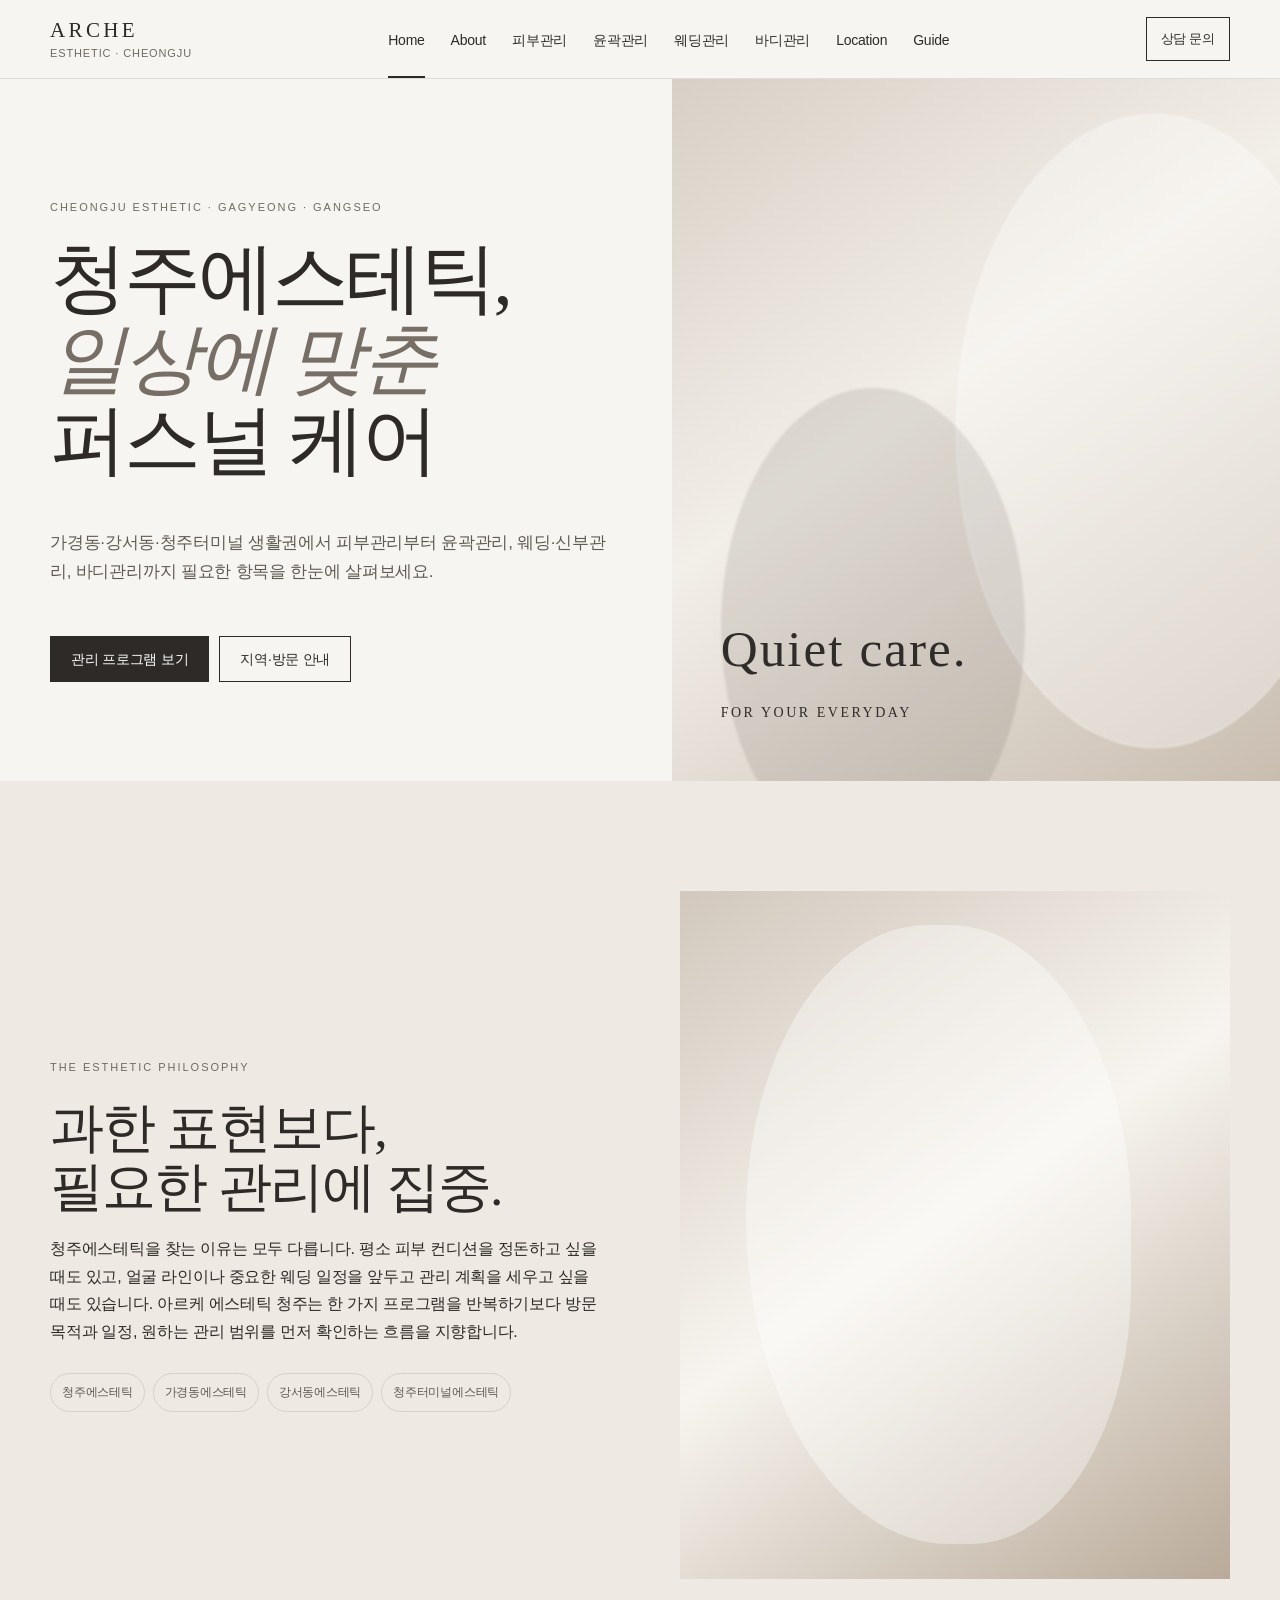
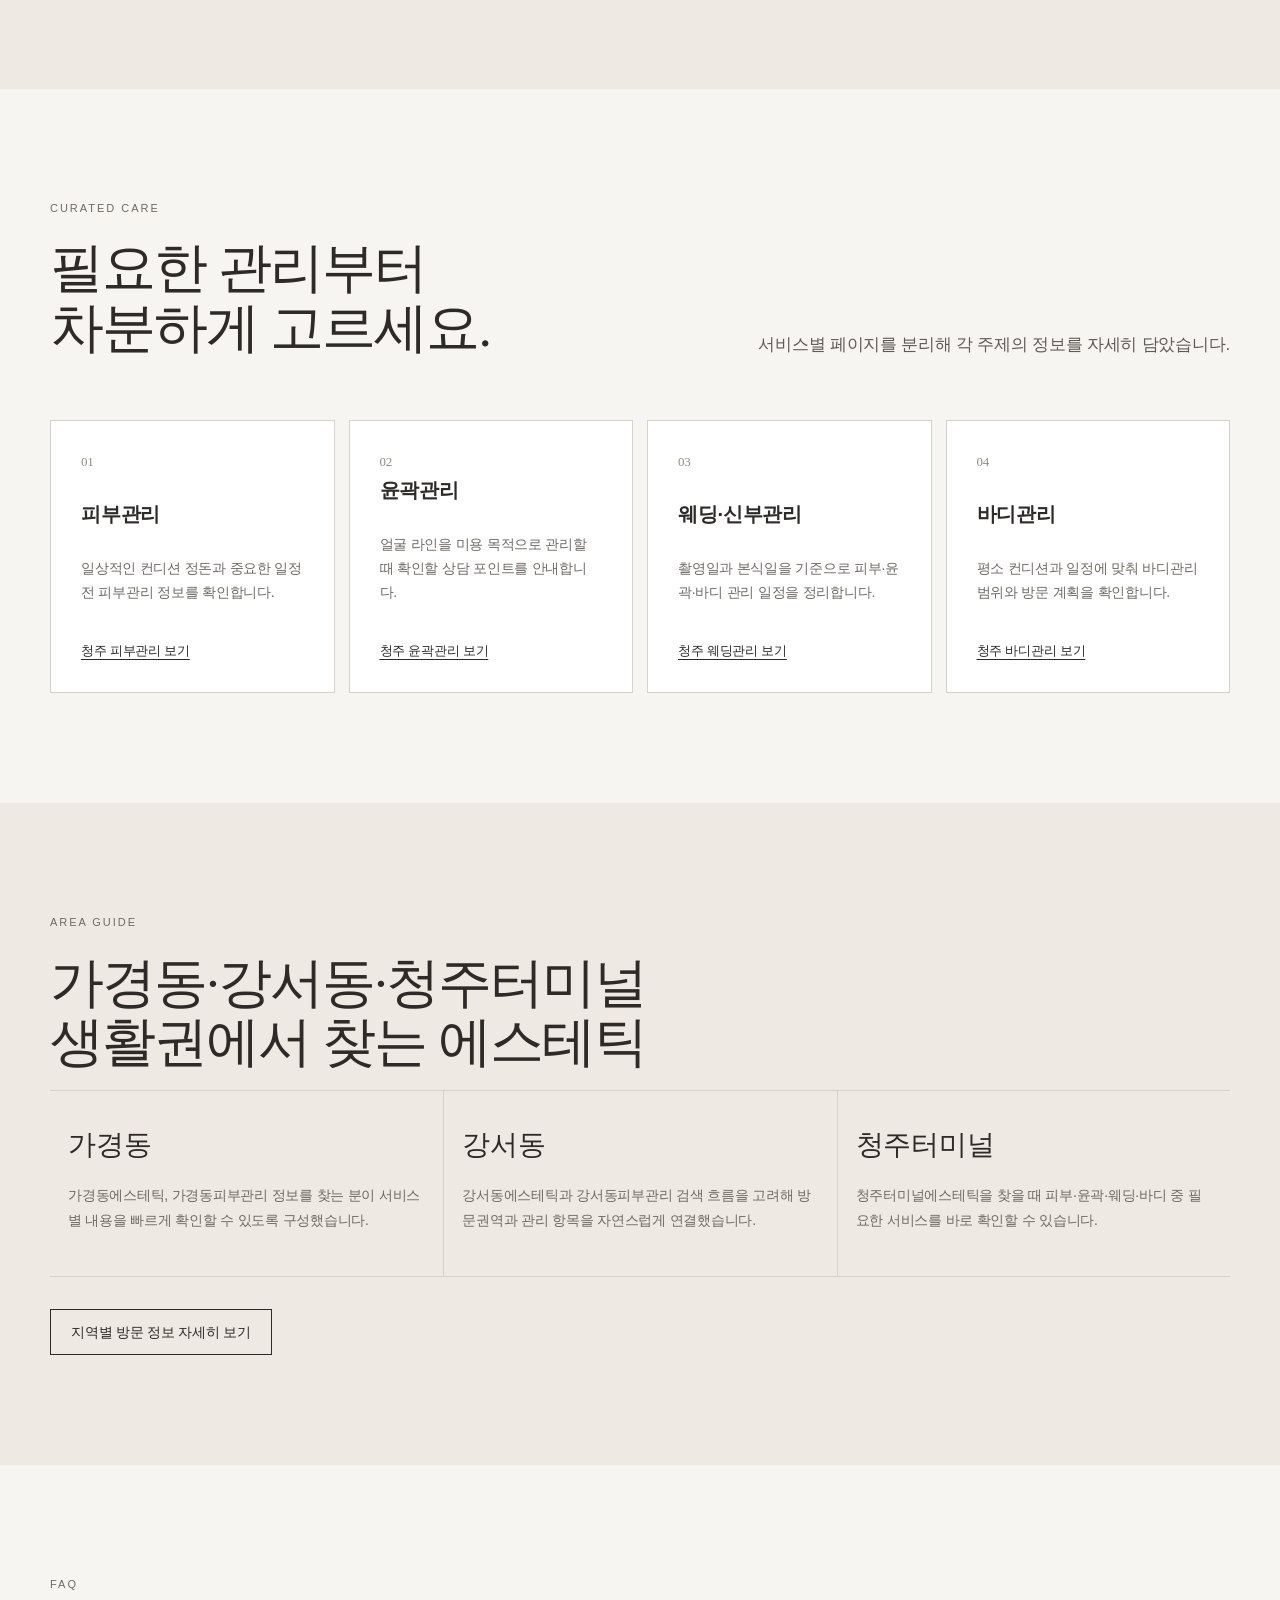
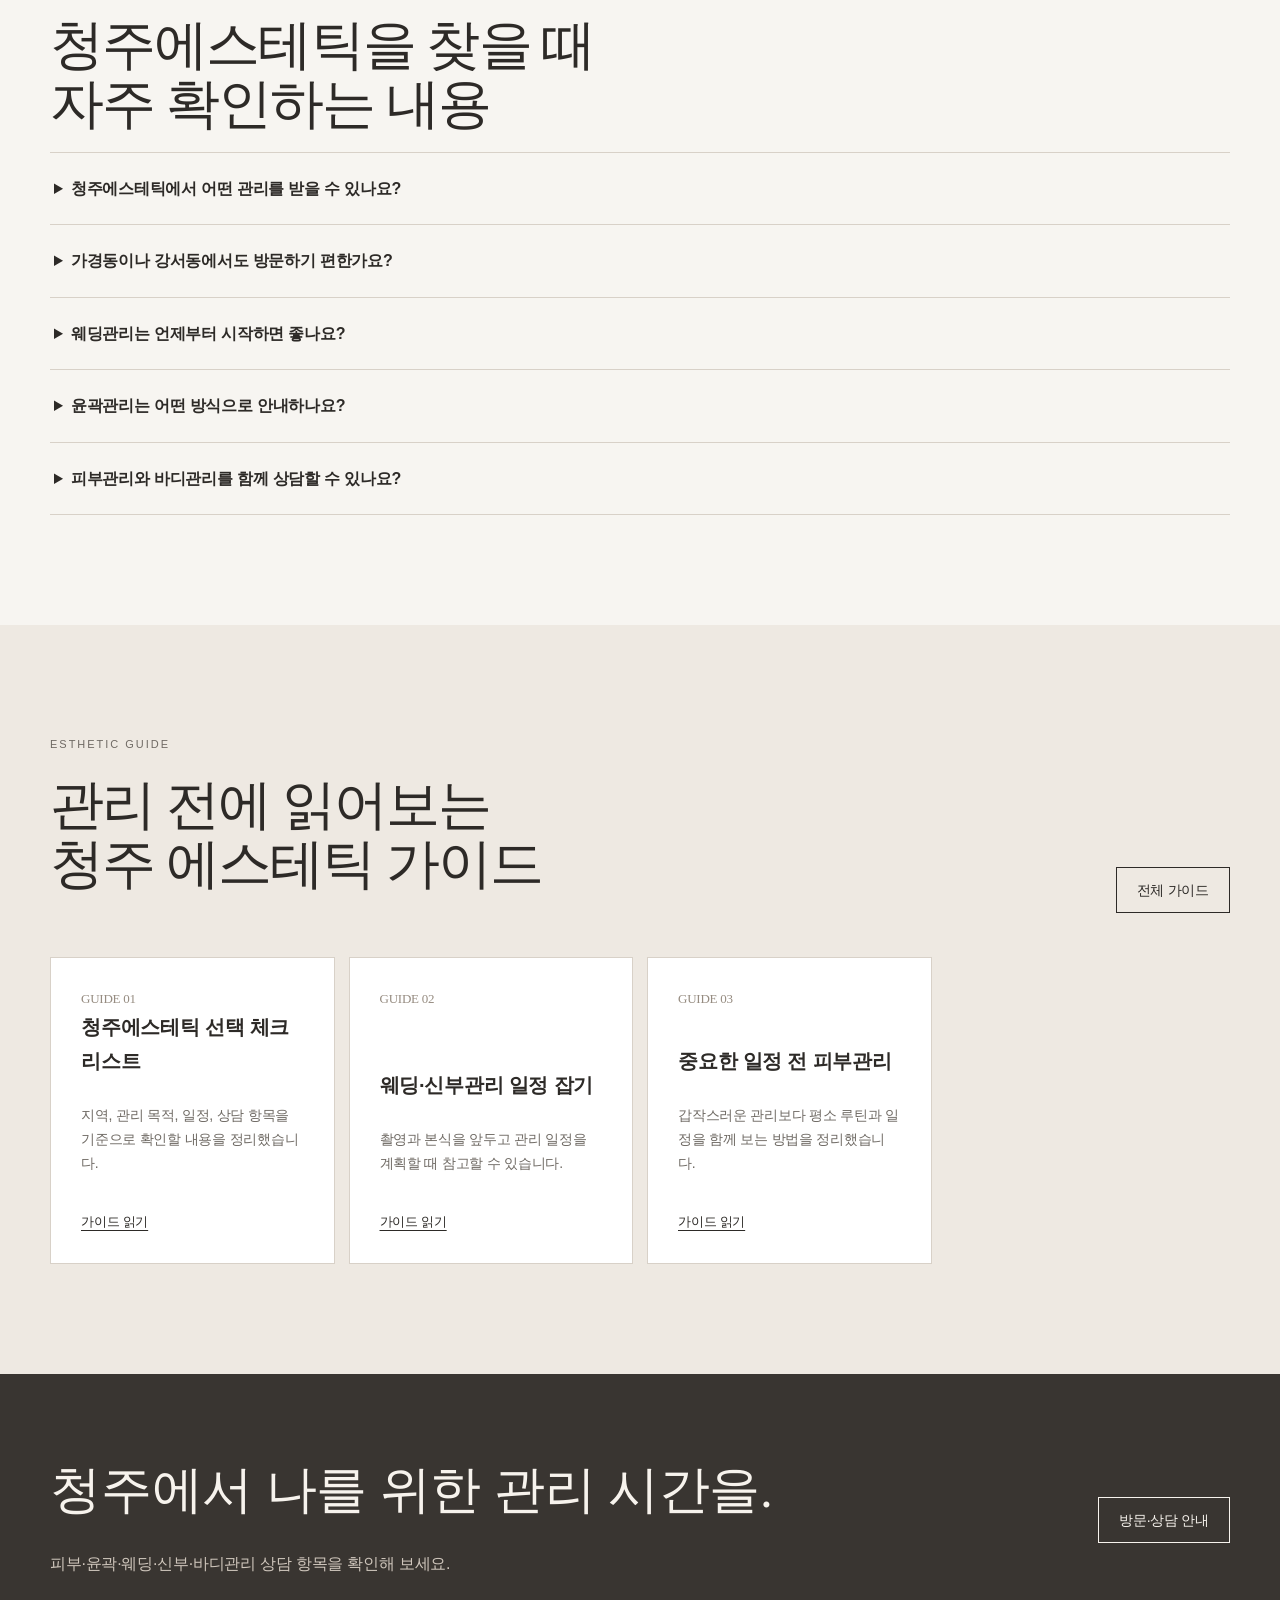
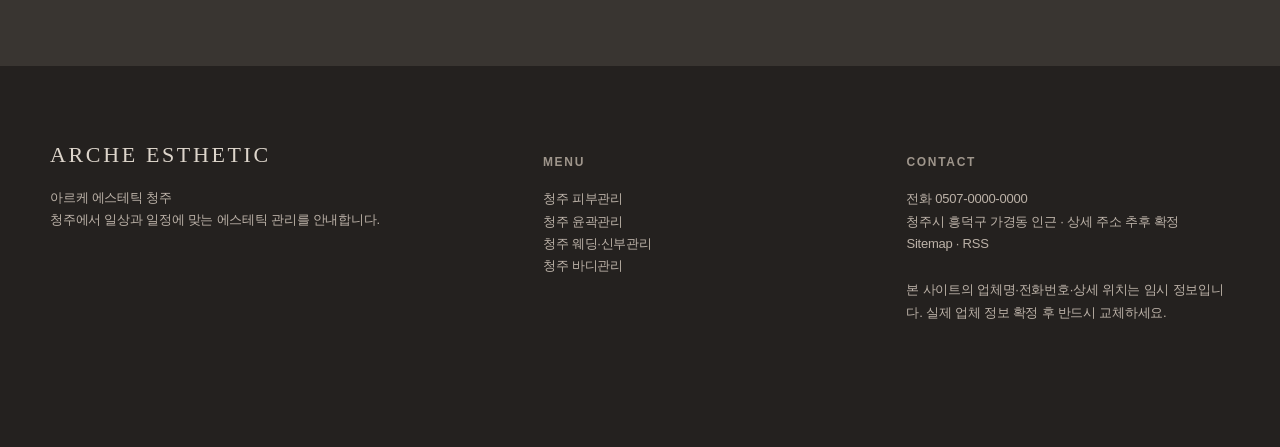
<file: index.html>
<!doctype html><html lang="ko"><head>
<meta charset="utf-8">
<meta name="viewport" content="width=device-width, initial-scale=1">
<title>청주에스테틱 | 피부·윤곽·웨딩·바디관리 | 아르케</title>
<meta name="description" content="청주에스테틱 아르케. 가경동·강서동·청주터미널 인근 피부관리, 윤곽관리, 웨딩·신부관리, 바디관리 상담을 안내합니다.">
<meta name="keywords" content="청주에스테틱, 가경동에스테틱, 강서동에스테틱, 청주터미널에스테틱, 청주피부관리, 청주윤곽관리, 청주웨딩관리, 청주신부관리, 청주바디관리">
<meta name="author" content="아르케 에스테틱 청주">
<meta name="robots" content="index, follow, max-image-preview:large, max-snippet:-1, max-video-preview:-1">
<meta name="NaverBot" content="All"><meta name="Yeti" content="All">
<link rel="canonical" href="https://cheongju-esthetic.pages.dev/">
<link rel="alternate" type="application/rss+xml" title="아르케 에스테틱 청주 가이드 RSS" href="https://cheongju-esthetic.pages.dev/rss">
<meta property="og:type" content="website"><meta property="og:locale" content="ko_KR"><meta property="og:site_name" content="아르케 에스테틱 청주">
<meta property="og:url" content="https://cheongju-esthetic.pages.dev/"><meta property="og:title" content="청주에스테틱 | 피부·윤곽·웨딩·바디관리 | 아르케"><meta property="og:description" content="청주에스테틱 아르케. 가경동·강서동·청주터미널 인근 피부관리, 윤곽관리, 웨딩·신부관리, 바디관리 상담을 안내합니다.">
<meta property="og:image" content="https://cheongju-esthetic.pages.dev/assets/og-default.jpg"><meta property="og:image:width" content="1200"><meta property="og:image:height" content="630"><meta property="og:image:alt" content="청주 에스테틱 브랜드 이미지">
<meta name="twitter:card" content="summary_large_image"><meta name="twitter:title" content="청주에스테틱 | 피부·윤곽·웨딩·바디관리 | 아르케"><meta name="twitter:description" content="청주에스테틱 아르케. 가경동·강서동·청주터미널 인근 피부관리, 윤곽관리, 웨딩·신부관리, 바디관리 상담을 안내합니다."><meta name="twitter:image" content="https://cheongju-esthetic.pages.dev/assets/og-default.jpg">
<link rel="icon" href="/assets/favicon.svg" type="image/svg+xml"><meta name="theme-color" content="#f7f5f1">
<link rel="stylesheet" href="/assets/style.css"><script src="/assets/app.js" defer></script>
<!-- 네이버 서치어드바이저 등록 후 아래 주석을 해제하고 실제 토큰으로 교체하세요. -->
<!-- <meta name="naver-site-verification" content="NAVER_VERIFICATION_TOKEN"> -->
<script type="application/ld+json">{"@context":"https://schema.org","@graph":[{"@type":"BeautySalon","@id":"https://cheongju-esthetic.pages.dev/#business","name":"아르케 에스테틱 청주","url":"https://cheongju-esthetic.pages.dev/","telephone":"0507-0000-0000","description":"청주에서 피부관리, 윤곽관리, 웨딩·신부관리, 바디관리를 안내하는 에스테틱입니다.","image":"https://cheongju-esthetic.pages.dev/assets/og-default.jpg","address":{"@type":"PostalAddress","addressLocality":"청주시","addressRegion":"충청북도","addressCountry":"KR"},"areaServed":[{"@type":"City","name":"청주시"},{"@type":"Place","name":"가경동"},{"@type":"Place","name":"강서동"},{"@type":"Place","name":"청주터미널"}],"knowsLanguage":"ko","makesOffer":[{"@type":"Offer","itemOffered":{"@type":"Service","name":"피부관리"}},{"@type":"Offer","itemOffered":{"@type":"Service","name":"윤곽관리"}},{"@type":"Offer","itemOffered":{"@type":"Service","name":"웨딩관리"}},{"@type":"Offer","itemOffered":{"@type":"Service","name":"신부관리"}},{"@type":"Offer","itemOffered":{"@type":"Service","name":"바디관리"}}]},{"@type":"WebSite","@id":"https://cheongju-esthetic.pages.dev/#website","url":"https://cheongju-esthetic.pages.dev/","name":"아르케 에스테틱 청주","inLanguage":"ko-KR","publisher":{"@id":"https://cheongju-esthetic.pages.dev/#business"}},{"@type":"WebPage","@id":"https://cheongju-esthetic.pages.dev/#webpage","url":"https://cheongju-esthetic.pages.dev/","name":"청주에스테틱 | 피부·윤곽·웨딩·바디관리 | 아르케","description":"청주에스테틱 아르케. 가경동·강서동·청주터미널 인근 피부관리, 윤곽관리, 웨딩·신부관리, 바디관리 상담을 안내합니다.","inLanguage":"ko-KR","isPartOf":{"@id":"https://cheongju-esthetic.pages.dev/#website"},"about":{"@id":"https://cheongju-esthetic.pages.dev/#business"}},{"@type":"FAQPage","mainEntity":[{"@type":"Question","name":"청주에스테틱에서 어떤 관리를 받을 수 있나요?","acceptedAnswer":{"@type":"Answer","text":"피부관리, 윤곽관리, 웨딩·신부관리, 바디관리 등 미용 목적의 관리 항목을 상담 후 선택할 수 있도록 안내합니다."}},{"@type":"Question","name":"가경동이나 강서동에서도 방문하기 편한가요?","acceptedAnswer":{"@type":"Answer","text":"가경동·강서동·청주터미널 생활권을 중심으로 방문 동선을 안내합니다. 실제 상세 주소 확정 후 교통·주차 정보를 업데이트할 예정입니다."}},{"@type":"Question","name":"웨딩관리는 언제부터 시작하면 좋나요?","acceptedAnswer":{"@type":"Answer","text":"일정과 원하는 관리 범위에 따라 계획이 달라질 수 있어 촬영일·본식일을 기준으로 여유 있게 상담 일정을 잡는 편이 좋습니다."}},{"@type":"Question","name":"윤곽관리는 어떤 방식으로 안내하나요?","acceptedAnswer":{"@type":"Answer","text":"얼굴 라인을 미용 목적으로 관리하는 항목으로, 현재 컨디션과 원하는 방향을 확인한 뒤 관리 범위를 설명하는 방식으로 안내합니다."}},{"@type":"Question","name":"피부관리와 바디관리를 함께 상담할 수 있나요?","acceptedAnswer":{"@type":"Answer","text":"가능합니다. 중요한 일정이나 평소 관리 목적을 알려 주면 피부와 바디 중 우선순위를 정해 상담할 수 있습니다."}}]}]}</script>
</head><body><a class="skip" href="#main">본문 바로가기</a><header><div class="wrap head"><a class="brand" href="/"><b>ARCHE</b><span>ESTHETIC · CHEONGJU</span></a><button class="menu" aria-expanded="false" aria-controls="nav">메뉴</button><nav class="nav" id="nav" aria-label="주 메뉴"><a href="/" aria-current="page">Home</a><a href="/about/">About</a><a href="/services/skin-care/">피부관리</a><a href="/services/contour-care/">윤곽관리</a><a href="/services/wedding-care/">웨딩관리</a><a href="/services/body-care/">바디관리</a><a href="/location/">Location</a><a href="/guide/">Guide</a></nav><a class="head-cta" href="tel:05070000000">상담 문의</a></div></header><main id="main">
<section class="hero"><div class="hero-copy"><span class="eyebrow">CHEONGJU ESTHETIC · GAGYEONG · GANGSEO</span><h1>청주에스테틱,<br><em>일상에 맞춘</em><br>퍼스널 케어</h1><p class="lead">가경동·강서동·청주터미널 생활권에서 피부관리부터 윤곽관리, 웨딩·신부관리, 바디관리까지 필요한 항목을 한눈에 살펴보세요.</p><div class="actions"><a class="btn primary" href="/services/skin-care/">관리 프로그램 보기</a><a class="btn" href="/location/">지역·방문 안내</a></div></div><div class="hero-art" role="img" aria-label="차분한 베이지 톤의 청주 에스테틱 브랜드 비주얼"><div class="hero-mark">Quiet care.<small>FOR YOUR EVERYDAY</small></div></div></section>
<section class="section soft"><div class="wrap split"><div><span class="eyebrow">THE ESTHETIC PHILOSOPHY</span><h2>과한 표현보다,<br>필요한 관리에 집중.</h2><p>청주에스테틱을 찾는 이유는 모두 다릅니다. 평소 피부 컨디션을 정돈하고 싶을 때도 있고, 얼굴 라인이나 중요한 웨딩 일정을 앞두고 관리 계획을 세우고 싶을 때도 있습니다. 아르케 에스테틱 청주는 한 가지 프로그램을 반복하기보다 방문 목적과 일정, 원하는 관리 범위를 먼저 확인하는 흐름을 지향합니다.</p><div class="pill-list"><span>청주에스테틱</span><span>가경동에스테틱</span><span>강서동에스테틱</span><span>청주터미널에스테틱</span></div></div><div class="visual" aria-hidden="true"></div></div></section>
<section class="section"><div class="wrap"><div class="section-head"><div><span class="eyebrow">CURATED CARE</span><h2>필요한 관리부터<br>차분하게 고르세요.</h2></div><p class="lead">서비스별 페이지를 분리해 각 주제의 정보를 자세히 담았습니다.</p></div><div class="grid-4">
<article class="card"><span class="num">01</span><h3>피부관리</h3><p>일상적인 컨디션 정돈과 중요한 일정 전 피부관리 정보를 확인합니다.</p><a href="/services/skin-care/">청주 피부관리 보기</a></article>
<article class="card"><span class="num">02</span><h3>윤곽관리</h3><p>얼굴 라인을 미용 목적으로 관리할 때 확인할 상담 포인트를 안내합니다.</p><a href="/services/contour-care/">청주 윤곽관리 보기</a></article>
<article class="card"><span class="num">03</span><h3>웨딩·신부관리</h3><p>촬영일과 본식일을 기준으로 피부·윤곽·바디 관리 일정을 정리합니다.</p><a href="/services/wedding-care/">청주 웨딩관리 보기</a></article>
<article class="card"><span class="num">04</span><h3>바디관리</h3><p>평소 컨디션과 일정에 맞춰 바디관리 범위와 방문 계획을 확인합니다.</p><a href="/services/body-care/">청주 바디관리 보기</a></article>
</div></div></section>
<section class="section soft"><div class="wrap"><span class="eyebrow">AREA GUIDE</span><h2>가경동·강서동·청주터미널<br>생활권에서 찾는 에스테틱</h2><div class="area-grid"><div class="area"><strong>가경동</strong><p>가경동에스테틱, 가경동피부관리 정보를 찾는 분이 서비스별 내용을 빠르게 확인할 수 있도록 구성했습니다.</p></div><div class="area"><strong>강서동</strong><p>강서동에스테틱과 강서동피부관리 검색 흐름을 고려해 방문권역과 관리 항목을 자연스럽게 연결했습니다.</p></div><div class="area"><strong>청주터미널</strong><p>청주터미널에스테틱을 찾을 때 피부·윤곽·웨딩·바디 중 필요한 서비스를 바로 확인할 수 있습니다.</p></div></div><div class="actions"><a class="btn" href="/location/">지역별 방문 정보 자세히 보기</a></div></div></section>
<section class="section"><div class="wrap faq"><span class="eyebrow">FAQ</span><h2>청주에스테틱을 찾을 때<br>자주 확인하는 내용</h2><details><summary>청주에스테틱에서 어떤 관리를 받을 수 있나요?</summary><p>피부관리, 윤곽관리, 웨딩·신부관리, 바디관리 등 미용 목적의 관리 항목을 상담 후 선택할 수 있도록 안내합니다.</p></details><details><summary>가경동이나 강서동에서도 방문하기 편한가요?</summary><p>가경동·강서동·청주터미널 생활권을 중심으로 방문 동선을 안내합니다. 실제 상세 주소 확정 후 교통·주차 정보를 업데이트할 예정입니다.</p></details><details><summary>웨딩관리는 언제부터 시작하면 좋나요?</summary><p>일정과 원하는 관리 범위에 따라 계획이 달라질 수 있어 촬영일·본식일을 기준으로 여유 있게 상담 일정을 잡는 편이 좋습니다.</p></details><details><summary>윤곽관리는 어떤 방식으로 안내하나요?</summary><p>얼굴 라인을 미용 목적으로 관리하는 항목으로, 현재 컨디션과 원하는 방향을 확인한 뒤 관리 범위를 설명하는 방식으로 안내합니다.</p></details><details><summary>피부관리와 바디관리를 함께 상담할 수 있나요?</summary><p>가능합니다. 중요한 일정이나 평소 관리 목적을 알려 주면 피부와 바디 중 우선순위를 정해 상담할 수 있습니다.</p></details></div></section>
<section class="section soft"><div class="wrap"><div class="section-head"><div><span class="eyebrow">ESTHETIC GUIDE</span><h2>관리 전에 읽어보는<br>청주 에스테틱 가이드</h2></div><a class="btn" href="/guide/">전체 가이드</a></div><div class="grid-4"><article class="card"><span class="num">GUIDE 01</span><h3>청주에스테틱 선택 체크리스트</h3><p>지역, 관리 목적, 일정, 상담 항목을 기준으로 확인할 내용을 정리했습니다.</p><a href="/guide/cheongju-esthetic-checklist/">가이드 읽기</a></article><article class="card"><span class="num">GUIDE 02</span><h3>웨딩·신부관리 일정 잡기</h3><p>촬영과 본식을 앞두고 관리 일정을 계획할 때 참고할 수 있습니다.</p><a href="/guide/wedding-care-timeline/">가이드 읽기</a></article><article class="card"><span class="num">GUIDE 03</span><h3>중요한 일정 전 피부관리</h3><p>갑작스러운 관리보다 평소 루틴과 일정을 함께 보는 방법을 정리했습니다.</p><a href="/guide/skin-care-routine/">가이드 읽기</a></article></div></div></section></main><section class="band"><div class="wrap"><div><h2>청주에서 나를 위한 관리 시간을.</h2><p>피부·윤곽·웨딩·신부·바디관리 상담 항목을 확인해 보세요.</p></div><a class="btn" href="/location/">방문·상담 안내</a></div></section><footer><div class="wrap foot"><div><b>ARCHE ESTHETIC</b><p>아르케 에스테틱 청주<br>청주에서 일상과 일정에 맞는 에스테틱 관리를 안내합니다.</p></div><div><h4>Menu</h4><p><a href="/services/skin-care/">청주 피부관리</a><br><a href="/services/contour-care/">청주 윤곽관리</a><br><a href="/services/wedding-care/">청주 웨딩·신부관리</a><br><a href="/services/body-care/">청주 바디관리</a></p></div><div><h4>Contact</h4><p>전화 0507-0000-0000<br>청주시 흥덕구 가경동 인근 · 상세 주소 추후 확정<br><a href="/sitemap.xml">Sitemap</a> · <a href="/rss">RSS</a></p><p class="notice">본 사이트의 업체명·전화번호·상세 위치는 임시 정보입니다. 실제 업체 정보 확정 후 반드시 교체하세요.</p></div></div></footer><div class="mobile-contact"><a href="tel:05070000000">전화 상담</a><a href="/location/">방문 안내</a></div></body></html>
</file>
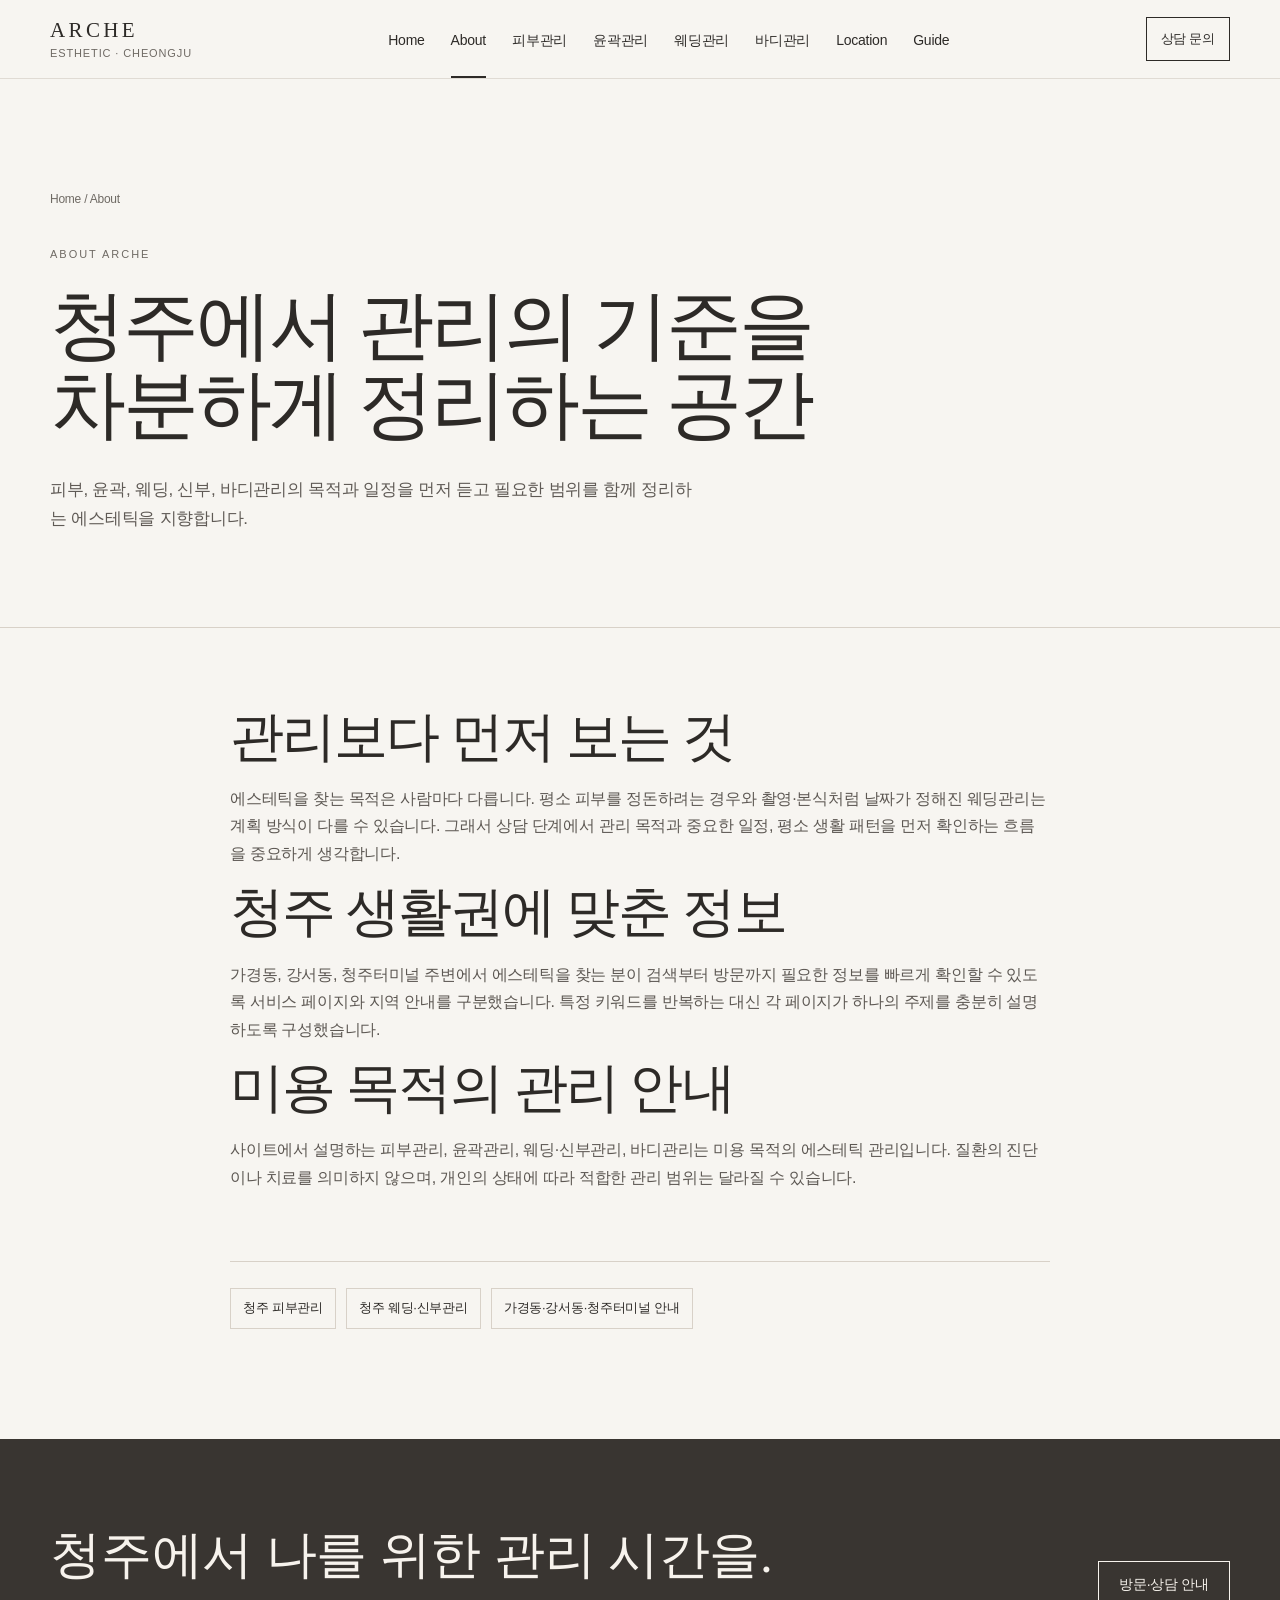
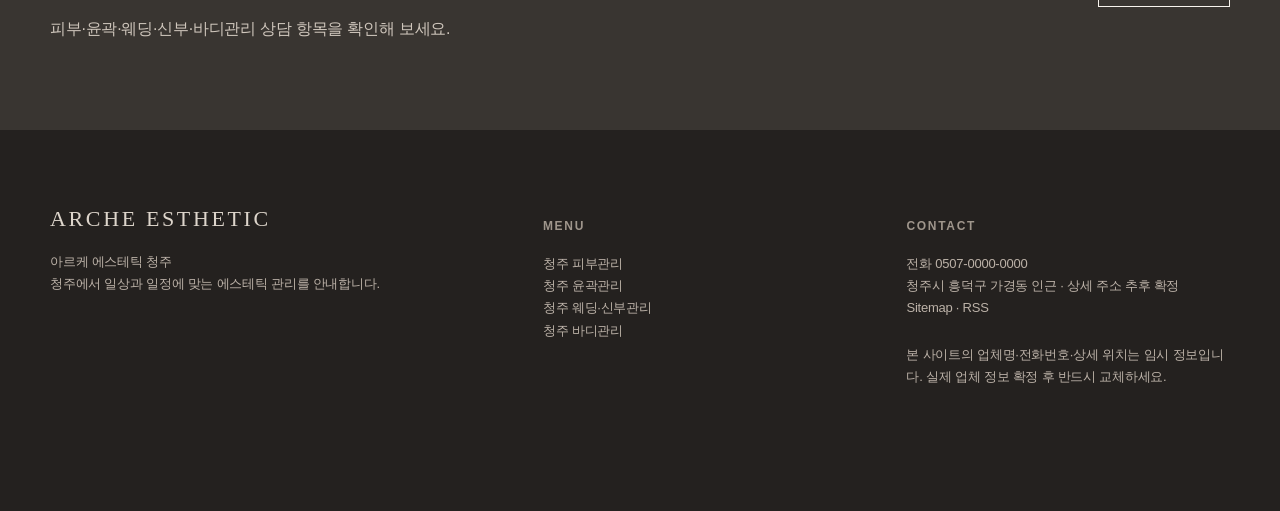
<file: about/index.html>
<!doctype html><html lang="ko"><head>
<meta charset="utf-8">
<meta name="viewport" content="width=device-width, initial-scale=1">
<title>청주에스테틱 아르케 | 브랜드와 관리 기준</title>
<meta name="description" content="청주 아르케 에스테틱의 관리 방향과 상담 기준을 안내합니다. 피부·윤곽·웨딩·신부·바디관리 정보를 확인하세요.">
<meta name="keywords" content="청주에스테틱, 청주피부관리, 청주윤곽관리, 청주웨딩관리, 청주바디관리">
<meta name="author" content="아르케 에스테틱 청주">
<meta name="robots" content="index, follow, max-image-preview:large, max-snippet:-1, max-video-preview:-1">
<meta name="NaverBot" content="All"><meta name="Yeti" content="All">
<link rel="canonical" href="https://cheongju-esthetic.pages.dev/about/">
<link rel="alternate" type="application/rss+xml" title="아르케 에스테틱 청주 가이드 RSS" href="https://cheongju-esthetic.pages.dev/rss">
<meta property="og:type" content="website"><meta property="og:locale" content="ko_KR"><meta property="og:site_name" content="아르케 에스테틱 청주">
<meta property="og:url" content="https://cheongju-esthetic.pages.dev/about/"><meta property="og:title" content="청주에스테틱 아르케 | 브랜드와 관리 기준"><meta property="og:description" content="청주 아르케 에스테틱의 관리 방향과 상담 기준을 안내합니다. 피부·윤곽·웨딩·신부·바디관리 정보를 확인하세요.">
<meta property="og:image" content="https://cheongju-esthetic.pages.dev/assets/og-default.jpg"><meta property="og:image:width" content="1200"><meta property="og:image:height" content="630"><meta property="og:image:alt" content="청주 에스테틱 브랜드 이미지">
<meta name="twitter:card" content="summary_large_image"><meta name="twitter:title" content="청주에스테틱 아르케 | 브랜드와 관리 기준"><meta name="twitter:description" content="청주 아르케 에스테틱의 관리 방향과 상담 기준을 안내합니다. 피부·윤곽·웨딩·신부·바디관리 정보를 확인하세요."><meta name="twitter:image" content="https://cheongju-esthetic.pages.dev/assets/og-default.jpg">
<link rel="icon" href="/assets/favicon.svg" type="image/svg+xml"><meta name="theme-color" content="#f7f5f1">
<link rel="stylesheet" href="/assets/style.css"><script src="/assets/app.js" defer></script>
<!-- 네이버 서치어드바이저 등록 후 아래 주석을 해제하고 실제 토큰으로 교체하세요. -->
<!-- <meta name="naver-site-verification" content="NAVER_VERIFICATION_TOKEN"> -->
<script type="application/ld+json">{"@context":"https://schema.org","@graph":[{"@type":"BeautySalon","@id":"https://cheongju-esthetic.pages.dev/#business","name":"아르케 에스테틱 청주","url":"https://cheongju-esthetic.pages.dev/","telephone":"0507-0000-0000","description":"청주에서 피부관리, 윤곽관리, 웨딩·신부관리, 바디관리를 안내하는 에스테틱입니다.","image":"https://cheongju-esthetic.pages.dev/assets/og-default.jpg","address":{"@type":"PostalAddress","addressLocality":"청주시","addressRegion":"충청북도","addressCountry":"KR"},"areaServed":[{"@type":"City","name":"청주시"},{"@type":"Place","name":"가경동"},{"@type":"Place","name":"강서동"},{"@type":"Place","name":"청주터미널"}],"knowsLanguage":"ko","makesOffer":[{"@type":"Offer","itemOffered":{"@type":"Service","name":"피부관리"}},{"@type":"Offer","itemOffered":{"@type":"Service","name":"윤곽관리"}},{"@type":"Offer","itemOffered":{"@type":"Service","name":"웨딩관리"}},{"@type":"Offer","itemOffered":{"@type":"Service","name":"신부관리"}},{"@type":"Offer","itemOffered":{"@type":"Service","name":"바디관리"}}]},{"@type":"WebSite","@id":"https://cheongju-esthetic.pages.dev/#website","url":"https://cheongju-esthetic.pages.dev/","name":"아르케 에스테틱 청주","inLanguage":"ko-KR","publisher":{"@id":"https://cheongju-esthetic.pages.dev/#business"}},{"@type":"WebPage","@id":"https://cheongju-esthetic.pages.dev/about/#webpage","url":"https://cheongju-esthetic.pages.dev/about/","name":"청주에스테틱 아르케 | 브랜드와 관리 기준","description":"청주 아르케 에스테틱의 관리 방향과 상담 기준을 안내합니다. 피부·윤곽·웨딩·신부·바디관리 정보를 확인하세요.","inLanguage":"ko-KR","isPartOf":{"@id":"https://cheongju-esthetic.pages.dev/#website"},"about":{"@id":"https://cheongju-esthetic.pages.dev/#business"}}]}</script>
</head><body><a class="skip" href="#main">본문 바로가기</a><header><div class="wrap head"><a class="brand" href="/"><b>ARCHE</b><span>ESTHETIC · CHEONGJU</span></a><button class="menu" aria-expanded="false" aria-controls="nav">메뉴</button><nav class="nav" id="nav" aria-label="주 메뉴"><a href="/">Home</a><a href="/about/" aria-current="page">About</a><a href="/services/skin-care/">피부관리</a><a href="/services/contour-care/">윤곽관리</a><a href="/services/wedding-care/">웨딩관리</a><a href="/services/body-care/">바디관리</a><a href="/location/">Location</a><a href="/guide/">Guide</a></nav><a class="head-cta" href="tel:05070000000">상담 문의</a></div></header><main id="main"><section class="page-hero"><div class="wrap"><div class="breadcrumbs"><a href="/">Home</a> / About</div><span class="eyebrow">ABOUT ARCHE</span><h1>청주에서 관리의 기준을<br>차분하게 정리하는 공간</h1><p class="lead">피부, 윤곽, 웨딩, 신부, 바디관리의 목적과 일정을 먼저 듣고 필요한 범위를 함께 정리하는 에스테틱을 지향합니다.</p></div></section><section class="page-content"><div class="wrap content-narrow"><h2>관리보다 먼저 보는 것</h2><p>에스테틱을 찾는 목적은 사람마다 다릅니다. 평소 피부를 정돈하려는 경우와 촬영·본식처럼 날짜가 정해진 웨딩관리는 계획 방식이 다를 수 있습니다. 그래서 상담 단계에서 관리 목적과 중요한 일정, 평소 생활 패턴을 먼저 확인하는 흐름을 중요하게 생각합니다.</p><h2>청주 생활권에 맞춘 정보</h2><p>가경동, 강서동, 청주터미널 주변에서 에스테틱을 찾는 분이 검색부터 방문까지 필요한 정보를 빠르게 확인할 수 있도록 서비스 페이지와 지역 안내를 구분했습니다. 특정 키워드를 반복하는 대신 각 페이지가 하나의 주제를 충분히 설명하도록 구성했습니다.</p><h2>미용 목적의 관리 안내</h2><p>사이트에서 설명하는 피부관리, 윤곽관리, 웨딩·신부관리, 바디관리는 미용 목적의 에스테틱 관리입니다. 질환의 진단이나 치료를 의미하지 않으며, 개인의 상태에 따라 적합한 관리 범위는 달라질 수 있습니다.</p><div class="internal-links"><a href="/services/skin-care/">청주 피부관리</a><a href="/services/wedding-care/">청주 웨딩·신부관리</a><a href="/location/">가경동·강서동·청주터미널 안내</a></div></div></section></main><section class="band"><div class="wrap"><div><h2>청주에서 나를 위한 관리 시간을.</h2><p>피부·윤곽·웨딩·신부·바디관리 상담 항목을 확인해 보세요.</p></div><a class="btn" href="/location/">방문·상담 안내</a></div></section><footer><div class="wrap foot"><div><b>ARCHE ESTHETIC</b><p>아르케 에스테틱 청주<br>청주에서 일상과 일정에 맞는 에스테틱 관리를 안내합니다.</p></div><div><h4>Menu</h4><p><a href="/services/skin-care/">청주 피부관리</a><br><a href="/services/contour-care/">청주 윤곽관리</a><br><a href="/services/wedding-care/">청주 웨딩·신부관리</a><br><a href="/services/body-care/">청주 바디관리</a></p></div><div><h4>Contact</h4><p>전화 0507-0000-0000<br>청주시 흥덕구 가경동 인근 · 상세 주소 추후 확정<br><a href="/sitemap.xml">Sitemap</a> · <a href="/rss">RSS</a></p><p class="notice">본 사이트의 업체명·전화번호·상세 위치는 임시 정보입니다. 실제 업체 정보 확정 후 반드시 교체하세요.</p></div></div></footer><div class="mobile-contact"><a href="tel:05070000000">전화 상담</a><a href="/location/">방문 안내</a></div></body></html>
</file>
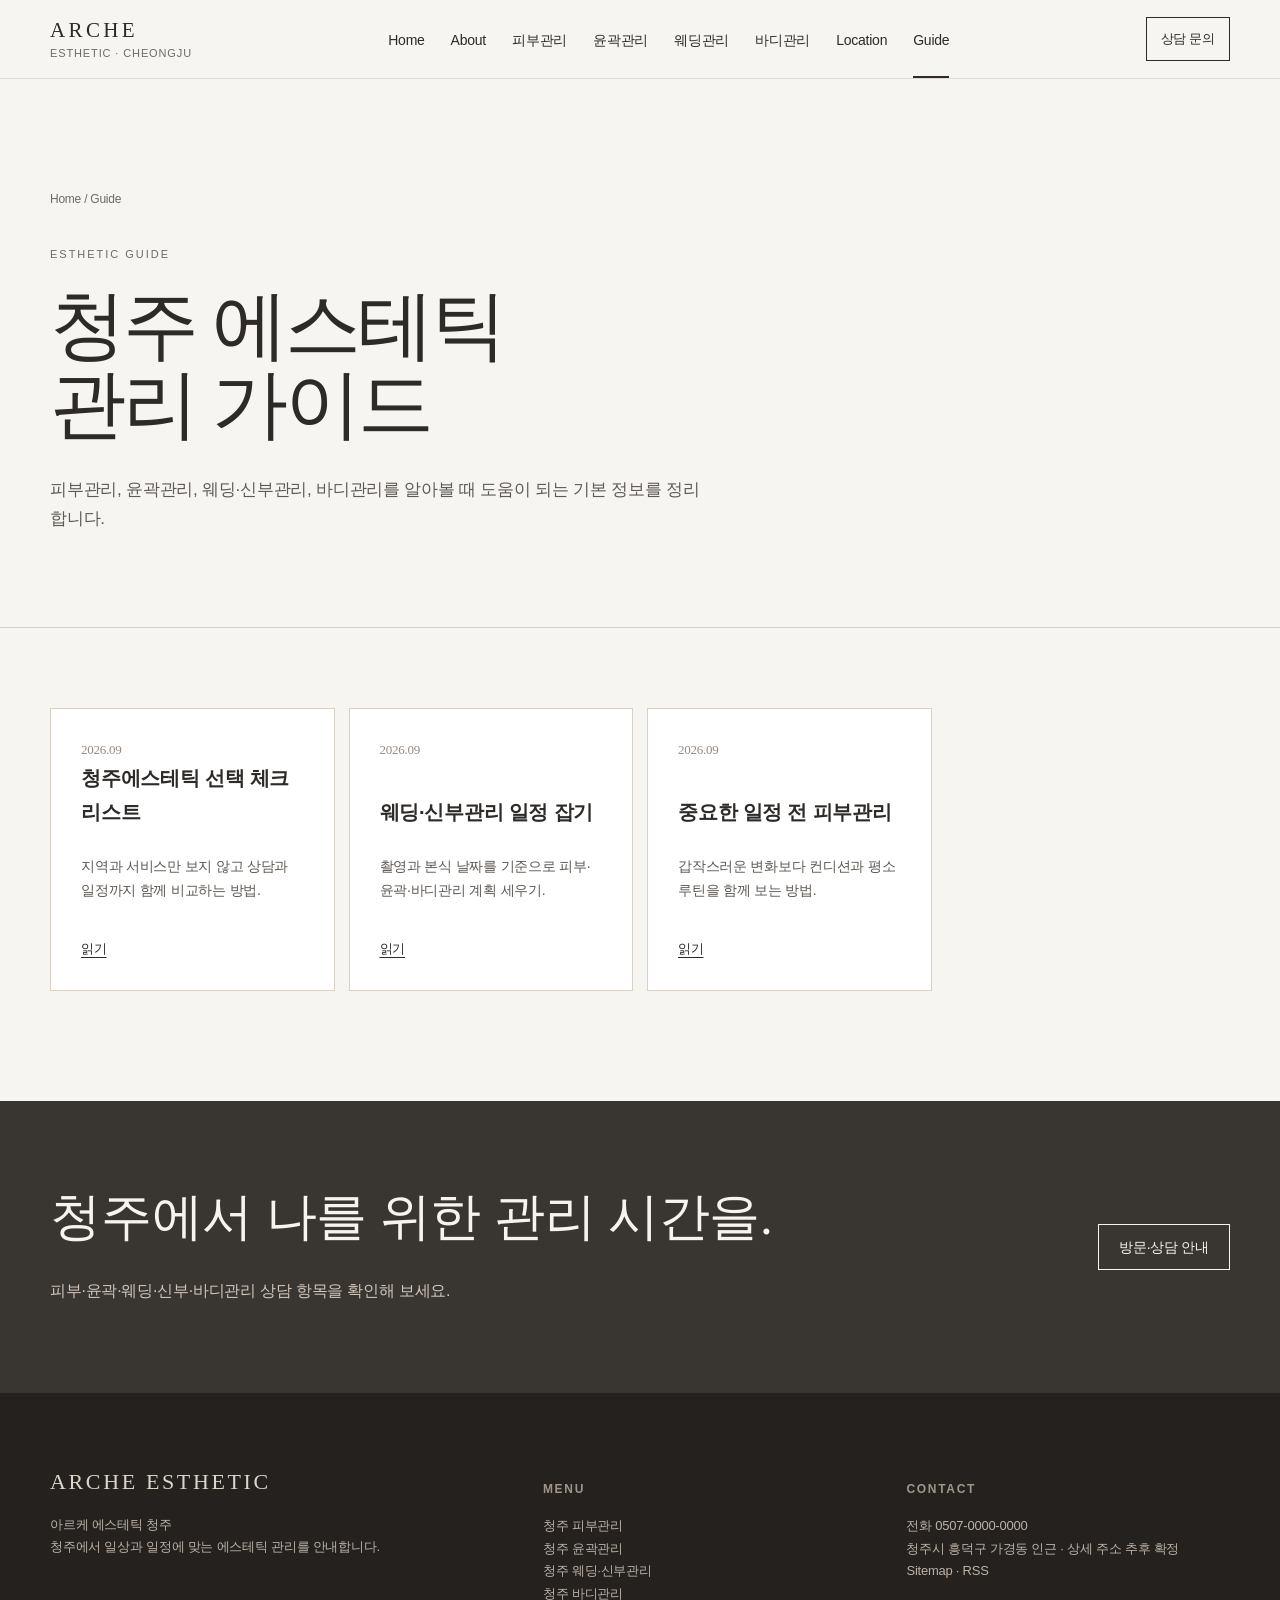
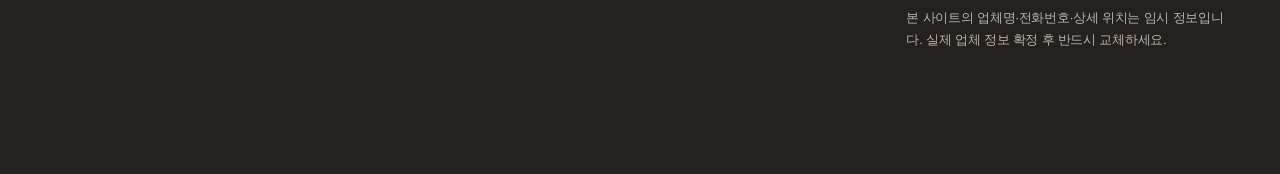
<file: guide/index.html>
<!doctype html><html lang="ko"><head>
<meta charset="utf-8">
<meta name="viewport" content="width=device-width, initial-scale=1">
<title>청주에스테틱 가이드 | 피부·웨딩·윤곽·바디관리</title>
<meta name="description" content="청주에스테틱을 알아볼 때 필요한 피부관리, 윤곽관리, 웨딩·신부관리, 바디관리 정보와 일정 가이드를 제공합니다.">
<meta name="keywords" content="청주에스테틱, 청주피부관리, 청주윤곽관리, 청주웨딩관리, 청주신부관리, 청주바디관리">
<meta name="author" content="아르케 에스테틱 청주">
<meta name="robots" content="index, follow, max-image-preview:large, max-snippet:-1, max-video-preview:-1">
<meta name="NaverBot" content="All"><meta name="Yeti" content="All">
<link rel="canonical" href="https://cheongju-esthetic.pages.dev/guide/">
<link rel="alternate" type="application/rss+xml" title="아르케 에스테틱 청주 가이드 RSS" href="https://cheongju-esthetic.pages.dev/rss">
<meta property="og:type" content="website"><meta property="og:locale" content="ko_KR"><meta property="og:site_name" content="아르케 에스테틱 청주">
<meta property="og:url" content="https://cheongju-esthetic.pages.dev/guide/"><meta property="og:title" content="청주에스테틱 가이드 | 피부·웨딩·윤곽·바디관리"><meta property="og:description" content="청주에스테틱을 알아볼 때 필요한 피부관리, 윤곽관리, 웨딩·신부관리, 바디관리 정보와 일정 가이드를 제공합니다.">
<meta property="og:image" content="https://cheongju-esthetic.pages.dev/assets/og-default.jpg"><meta property="og:image:width" content="1200"><meta property="og:image:height" content="630"><meta property="og:image:alt" content="청주 에스테틱 브랜드 이미지">
<meta name="twitter:card" content="summary_large_image"><meta name="twitter:title" content="청주에스테틱 가이드 | 피부·웨딩·윤곽·바디관리"><meta name="twitter:description" content="청주에스테틱을 알아볼 때 필요한 피부관리, 윤곽관리, 웨딩·신부관리, 바디관리 정보와 일정 가이드를 제공합니다."><meta name="twitter:image" content="https://cheongju-esthetic.pages.dev/assets/og-default.jpg">
<link rel="icon" href="/assets/favicon.svg" type="image/svg+xml"><meta name="theme-color" content="#f7f5f1">
<link rel="stylesheet" href="/assets/style.css"><script src="/assets/app.js" defer></script>
<!-- 네이버 서치어드바이저 등록 후 아래 주석을 해제하고 실제 토큰으로 교체하세요. -->
<!-- <meta name="naver-site-verification" content="NAVER_VERIFICATION_TOKEN"> -->
<script type="application/ld+json">{"@context":"https://schema.org","@graph":[{"@type":"BeautySalon","@id":"https://cheongju-esthetic.pages.dev/#business","name":"아르케 에스테틱 청주","url":"https://cheongju-esthetic.pages.dev/","telephone":"0507-0000-0000","description":"청주에서 피부관리, 윤곽관리, 웨딩·신부관리, 바디관리를 안내하는 에스테틱입니다.","image":"https://cheongju-esthetic.pages.dev/assets/og-default.jpg","address":{"@type":"PostalAddress","addressLocality":"청주시","addressRegion":"충청북도","addressCountry":"KR"},"areaServed":[{"@type":"City","name":"청주시"},{"@type":"Place","name":"가경동"},{"@type":"Place","name":"강서동"},{"@type":"Place","name":"청주터미널"}],"knowsLanguage":"ko","makesOffer":[{"@type":"Offer","itemOffered":{"@type":"Service","name":"피부관리"}},{"@type":"Offer","itemOffered":{"@type":"Service","name":"윤곽관리"}},{"@type":"Offer","itemOffered":{"@type":"Service","name":"웨딩관리"}},{"@type":"Offer","itemOffered":{"@type":"Service","name":"신부관리"}},{"@type":"Offer","itemOffered":{"@type":"Service","name":"바디관리"}}]},{"@type":"WebSite","@id":"https://cheongju-esthetic.pages.dev/#website","url":"https://cheongju-esthetic.pages.dev/","name":"아르케 에스테틱 청주","inLanguage":"ko-KR","publisher":{"@id":"https://cheongju-esthetic.pages.dev/#business"}},{"@type":"WebPage","@id":"https://cheongju-esthetic.pages.dev/guide/#webpage","url":"https://cheongju-esthetic.pages.dev/guide/","name":"청주에스테틱 가이드 | 피부·웨딩·윤곽·바디관리","description":"청주에스테틱을 알아볼 때 필요한 피부관리, 윤곽관리, 웨딩·신부관리, 바디관리 정보와 일정 가이드를 제공합니다.","inLanguage":"ko-KR","isPartOf":{"@id":"https://cheongju-esthetic.pages.dev/#website"},"about":{"@id":"https://cheongju-esthetic.pages.dev/#business"}}]}</script>
</head><body><a class="skip" href="#main">본문 바로가기</a><header><div class="wrap head"><a class="brand" href="/"><b>ARCHE</b><span>ESTHETIC · CHEONGJU</span></a><button class="menu" aria-expanded="false" aria-controls="nav">메뉴</button><nav class="nav" id="nav" aria-label="주 메뉴"><a href="/">Home</a><a href="/about/">About</a><a href="/services/skin-care/">피부관리</a><a href="/services/contour-care/">윤곽관리</a><a href="/services/wedding-care/">웨딩관리</a><a href="/services/body-care/">바디관리</a><a href="/location/">Location</a><a href="/guide/" aria-current="page">Guide</a></nav><a class="head-cta" href="tel:05070000000">상담 문의</a></div></header><main id="main"><section class="page-hero"><div class="wrap"><div class="breadcrumbs"><a href="/">Home</a> / Guide</div><span class="eyebrow">ESTHETIC GUIDE</span><h1>청주 에스테틱<br>관리 가이드</h1><p class="lead">피부관리, 윤곽관리, 웨딩·신부관리, 바디관리를 알아볼 때 도움이 되는 기본 정보를 정리합니다.</p></div></section><section class="page-content"><div class="wrap"><div class="grid-4"><article class="card"><span class="num">2026.09</span><h3>청주에스테틱 선택 체크리스트</h3><p>지역과 서비스만 보지 않고 상담과 일정까지 함께 비교하는 방법.</p><a href="/guide/cheongju-esthetic-checklist/">읽기</a></article><article class="card"><span class="num">2026.09</span><h3>웨딩·신부관리 일정 잡기</h3><p>촬영과 본식 날짜를 기준으로 피부·윤곽·바디관리 계획 세우기.</p><a href="/guide/wedding-care-timeline/">읽기</a></article><article class="card"><span class="num">2026.09</span><h3>중요한 일정 전 피부관리</h3><p>갑작스러운 변화보다 컨디션과 평소 루틴을 함께 보는 방법.</p><a href="/guide/skin-care-routine/">읽기</a></article></div></div></section></main><section class="band"><div class="wrap"><div><h2>청주에서 나를 위한 관리 시간을.</h2><p>피부·윤곽·웨딩·신부·바디관리 상담 항목을 확인해 보세요.</p></div><a class="btn" href="/location/">방문·상담 안내</a></div></section><footer><div class="wrap foot"><div><b>ARCHE ESTHETIC</b><p>아르케 에스테틱 청주<br>청주에서 일상과 일정에 맞는 에스테틱 관리를 안내합니다.</p></div><div><h4>Menu</h4><p><a href="/services/skin-care/">청주 피부관리</a><br><a href="/services/contour-care/">청주 윤곽관리</a><br><a href="/services/wedding-care/">청주 웨딩·신부관리</a><br><a href="/services/body-care/">청주 바디관리</a></p></div><div><h4>Contact</h4><p>전화 0507-0000-0000<br>청주시 흥덕구 가경동 인근 · 상세 주소 추후 확정<br><a href="/sitemap.xml">Sitemap</a> · <a href="/rss">RSS</a></p><p class="notice">본 사이트의 업체명·전화번호·상세 위치는 임시 정보입니다. 실제 업체 정보 확정 후 반드시 교체하세요.</p></div></div></footer><div class="mobile-contact"><a href="tel:05070000000">전화 상담</a><a href="/location/">방문 안내</a></div></body></html>
</file>
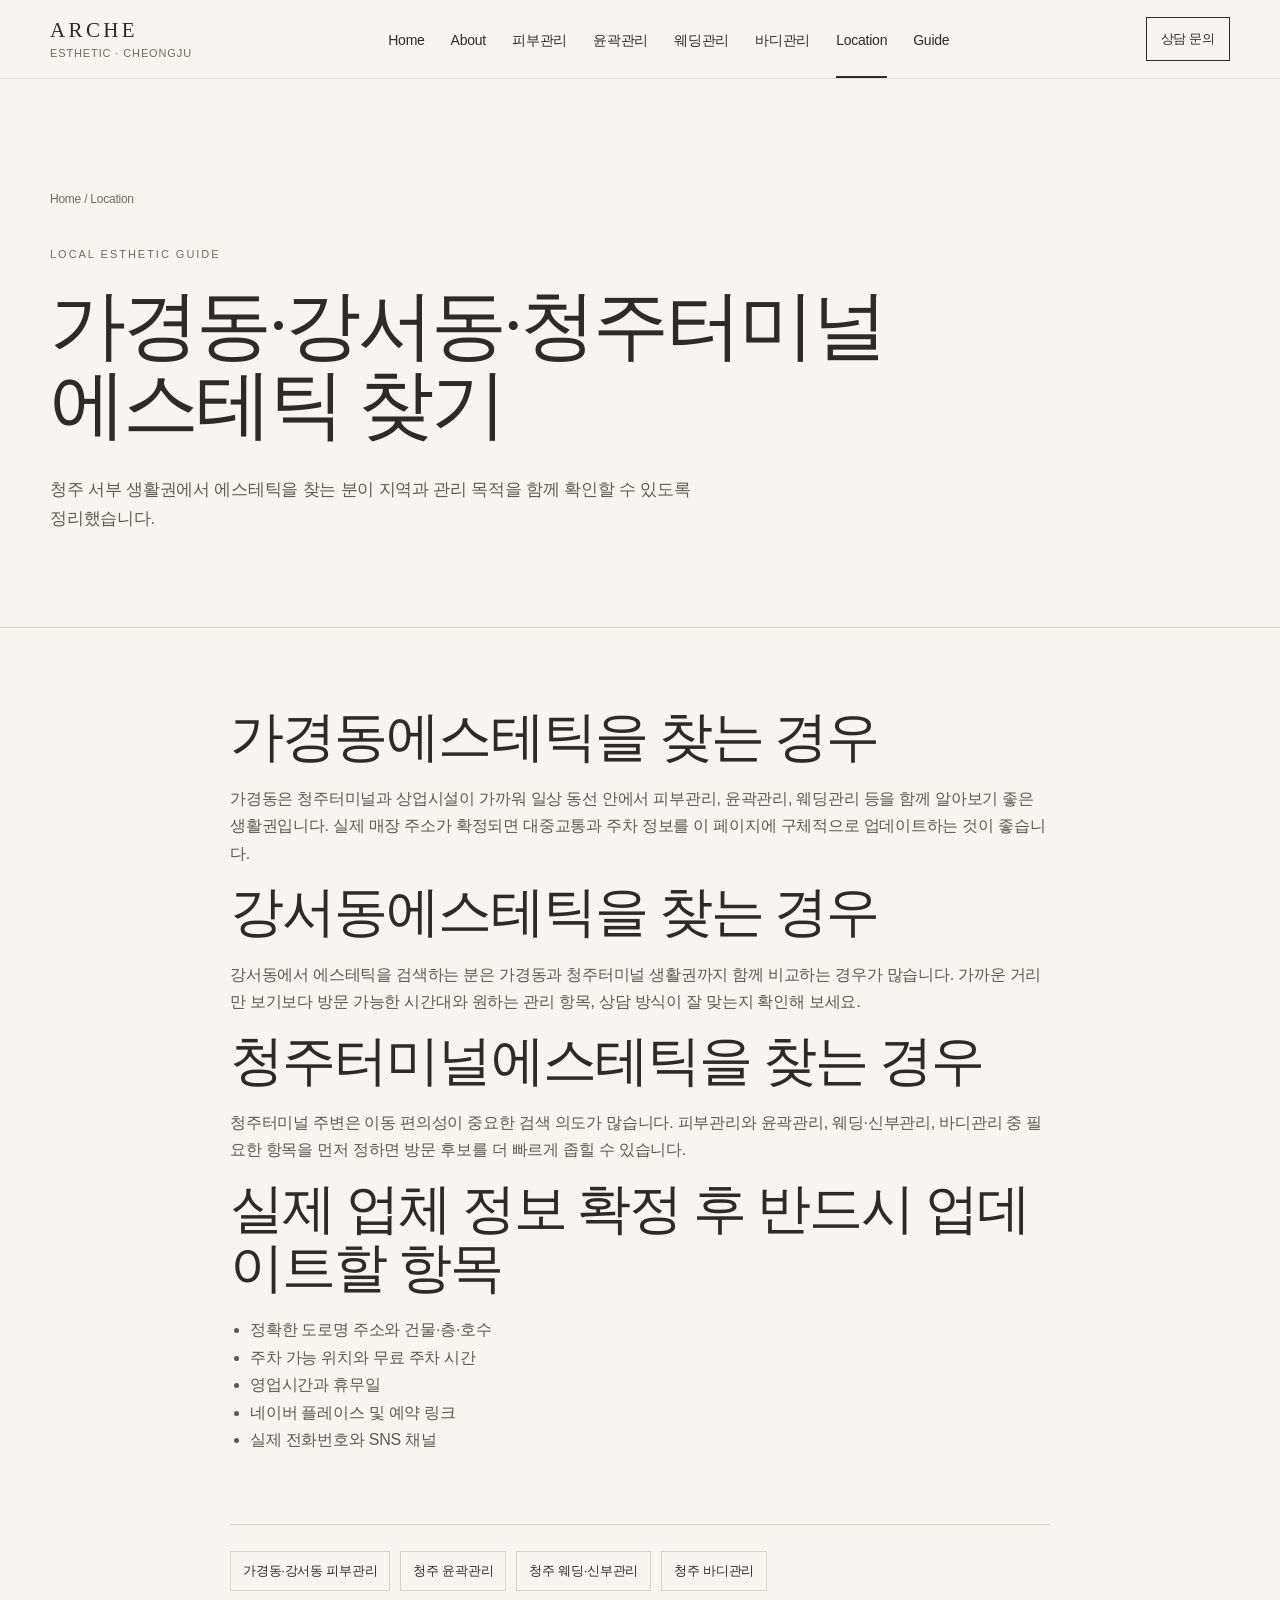
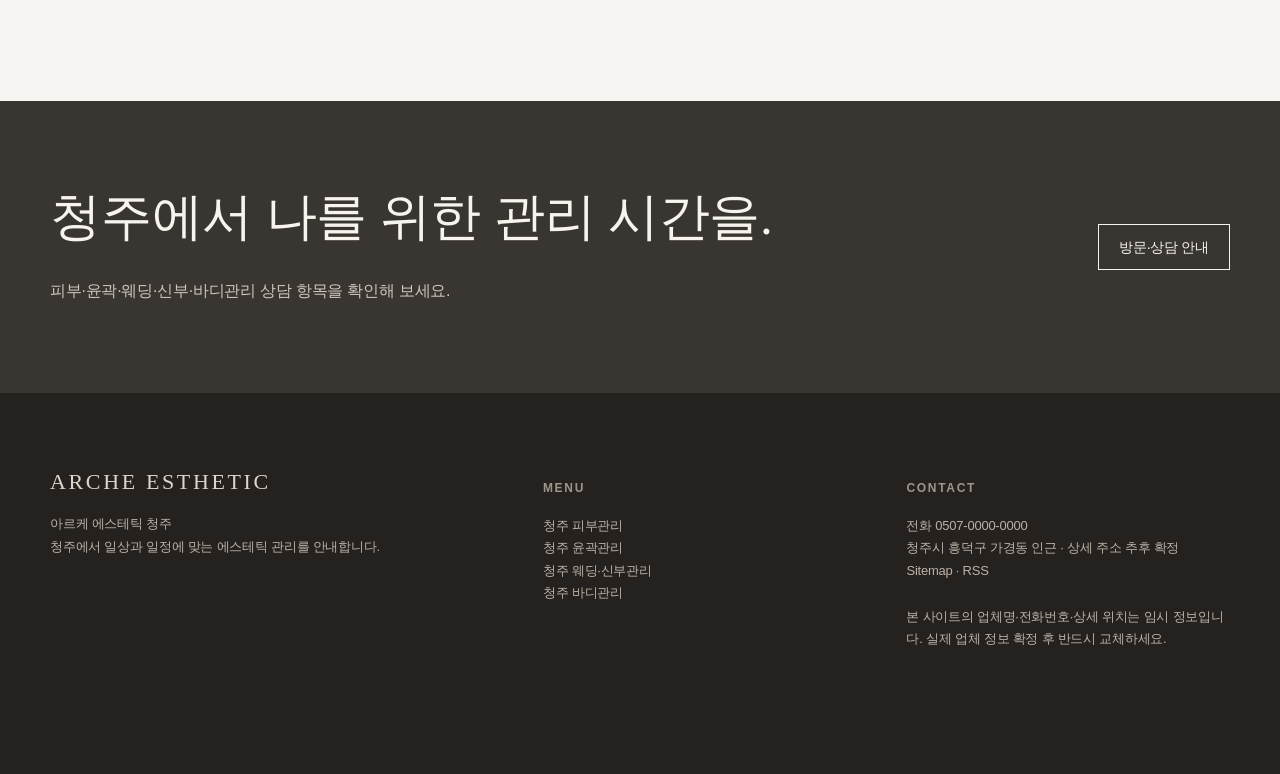
<file: location/index.html>
<!doctype html><html lang="ko"><head>
<meta charset="utf-8">
<meta name="viewport" content="width=device-width, initial-scale=1">
<title>가경동·강서동·청주터미널 에스테틱 | 아르케</title>
<meta name="description" content="가경동·강서동·청주터미널 인근 청주에스테틱 방문권역과 피부·윤곽·웨딩·바디관리 페이지를 한곳에서 안내합니다.">
<meta name="keywords" content="가경동에스테틱, 강서동에스테틱, 청주터미널에스테틱, 가경동피부관리, 강서동피부관리, 청주에스테틱">
<meta name="author" content="아르케 에스테틱 청주">
<meta name="robots" content="index, follow, max-image-preview:large, max-snippet:-1, max-video-preview:-1">
<meta name="NaverBot" content="All"><meta name="Yeti" content="All">
<link rel="canonical" href="https://cheongju-esthetic.pages.dev/location/">
<link rel="alternate" type="application/rss+xml" title="아르케 에스테틱 청주 가이드 RSS" href="https://cheongju-esthetic.pages.dev/rss">
<meta property="og:type" content="website"><meta property="og:locale" content="ko_KR"><meta property="og:site_name" content="아르케 에스테틱 청주">
<meta property="og:url" content="https://cheongju-esthetic.pages.dev/location/"><meta property="og:title" content="가경동·강서동·청주터미널 에스테틱 | 아르케"><meta property="og:description" content="가경동·강서동·청주터미널 인근 청주에스테틱 방문권역과 피부·윤곽·웨딩·바디관리 페이지를 한곳에서 안내합니다.">
<meta property="og:image" content="https://cheongju-esthetic.pages.dev/assets/og-default.jpg"><meta property="og:image:width" content="1200"><meta property="og:image:height" content="630"><meta property="og:image:alt" content="청주 에스테틱 브랜드 이미지">
<meta name="twitter:card" content="summary_large_image"><meta name="twitter:title" content="가경동·강서동·청주터미널 에스테틱 | 아르케"><meta name="twitter:description" content="가경동·강서동·청주터미널 인근 청주에스테틱 방문권역과 피부·윤곽·웨딩·바디관리 페이지를 한곳에서 안내합니다."><meta name="twitter:image" content="https://cheongju-esthetic.pages.dev/assets/og-default.jpg">
<link rel="icon" href="/assets/favicon.svg" type="image/svg+xml"><meta name="theme-color" content="#f7f5f1">
<link rel="stylesheet" href="/assets/style.css"><script src="/assets/app.js" defer></script>
<!-- 네이버 서치어드바이저 등록 후 아래 주석을 해제하고 실제 토큰으로 교체하세요. -->
<!-- <meta name="naver-site-verification" content="NAVER_VERIFICATION_TOKEN"> -->
<script type="application/ld+json">{"@context":"https://schema.org","@graph":[{"@type":"BeautySalon","@id":"https://cheongju-esthetic.pages.dev/#business","name":"아르케 에스테틱 청주","url":"https://cheongju-esthetic.pages.dev/","telephone":"0507-0000-0000","description":"청주에서 피부관리, 윤곽관리, 웨딩·신부관리, 바디관리를 안내하는 에스테틱입니다.","image":"https://cheongju-esthetic.pages.dev/assets/og-default.jpg","address":{"@type":"PostalAddress","addressLocality":"청주시","addressRegion":"충청북도","addressCountry":"KR"},"areaServed":[{"@type":"City","name":"청주시"},{"@type":"Place","name":"가경동"},{"@type":"Place","name":"강서동"},{"@type":"Place","name":"청주터미널"}],"knowsLanguage":"ko","makesOffer":[{"@type":"Offer","itemOffered":{"@type":"Service","name":"피부관리"}},{"@type":"Offer","itemOffered":{"@type":"Service","name":"윤곽관리"}},{"@type":"Offer","itemOffered":{"@type":"Service","name":"웨딩관리"}},{"@type":"Offer","itemOffered":{"@type":"Service","name":"신부관리"}},{"@type":"Offer","itemOffered":{"@type":"Service","name":"바디관리"}}]},{"@type":"WebSite","@id":"https://cheongju-esthetic.pages.dev/#website","url":"https://cheongju-esthetic.pages.dev/","name":"아르케 에스테틱 청주","inLanguage":"ko-KR","publisher":{"@id":"https://cheongju-esthetic.pages.dev/#business"}},{"@type":"WebPage","@id":"https://cheongju-esthetic.pages.dev/location/#webpage","url":"https://cheongju-esthetic.pages.dev/location/","name":"가경동·강서동·청주터미널 에스테틱 | 아르케","description":"가경동·강서동·청주터미널 인근 청주에스테틱 방문권역과 피부·윤곽·웨딩·바디관리 페이지를 한곳에서 안내합니다.","inLanguage":"ko-KR","isPartOf":{"@id":"https://cheongju-esthetic.pages.dev/#website"},"about":{"@id":"https://cheongju-esthetic.pages.dev/#business"}}]}</script>
</head><body><a class="skip" href="#main">본문 바로가기</a><header><div class="wrap head"><a class="brand" href="/"><b>ARCHE</b><span>ESTHETIC · CHEONGJU</span></a><button class="menu" aria-expanded="false" aria-controls="nav">메뉴</button><nav class="nav" id="nav" aria-label="주 메뉴"><a href="/">Home</a><a href="/about/">About</a><a href="/services/skin-care/">피부관리</a><a href="/services/contour-care/">윤곽관리</a><a href="/services/wedding-care/">웨딩관리</a><a href="/services/body-care/">바디관리</a><a href="/location/" aria-current="page">Location</a><a href="/guide/">Guide</a></nav><a class="head-cta" href="tel:05070000000">상담 문의</a></div></header><main id="main"><section class="page-hero"><div class="wrap"><div class="breadcrumbs"><a href="/">Home</a> / Location</div><span class="eyebrow">LOCAL ESTHETIC GUIDE</span><h1>가경동·강서동·청주터미널<br>에스테틱 찾기</h1><p class="lead">청주 서부 생활권에서 에스테틱을 찾는 분이 지역과 관리 목적을 함께 확인할 수 있도록 정리했습니다.</p></div></section><section class="page-content"><div class="wrap content-narrow"><h2>가경동에스테틱을 찾는 경우</h2><p>가경동은 청주터미널과 상업시설이 가까워 일상 동선 안에서 피부관리, 윤곽관리, 웨딩관리 등을 함께 알아보기 좋은 생활권입니다. 실제 매장 주소가 확정되면 대중교통과 주차 정보를 이 페이지에 구체적으로 업데이트하는 것이 좋습니다.</p><h2>강서동에스테틱을 찾는 경우</h2><p>강서동에서 에스테틱을 검색하는 분은 가경동과 청주터미널 생활권까지 함께 비교하는 경우가 많습니다. 가까운 거리만 보기보다 방문 가능한 시간대와 원하는 관리 항목, 상담 방식이 잘 맞는지 확인해 보세요.</p><h2>청주터미널에스테틱을 찾는 경우</h2><p>청주터미널 주변은 이동 편의성이 중요한 검색 의도가 많습니다. 피부관리와 윤곽관리, 웨딩·신부관리, 바디관리 중 필요한 항목을 먼저 정하면 방문 후보를 더 빠르게 좁힐 수 있습니다.</p><h2>실제 업체 정보 확정 후 반드시 업데이트할 항목</h2><ul><li>정확한 도로명 주소와 건물·층·호수</li><li>주차 가능 위치와 무료 주차 시간</li><li>영업시간과 휴무일</li><li>네이버 플레이스 및 예약 링크</li><li>실제 전화번호와 SNS 채널</li></ul><div class="internal-links"><a href="/services/skin-care/">가경동·강서동 피부관리</a><a href="/services/contour-care/">청주 윤곽관리</a><a href="/services/wedding-care/">청주 웨딩·신부관리</a><a href="/services/body-care/">청주 바디관리</a></div></div></section></main><section class="band"><div class="wrap"><div><h2>청주에서 나를 위한 관리 시간을.</h2><p>피부·윤곽·웨딩·신부·바디관리 상담 항목을 확인해 보세요.</p></div><a class="btn" href="/location/">방문·상담 안내</a></div></section><footer><div class="wrap foot"><div><b>ARCHE ESTHETIC</b><p>아르케 에스테틱 청주<br>청주에서 일상과 일정에 맞는 에스테틱 관리를 안내합니다.</p></div><div><h4>Menu</h4><p><a href="/services/skin-care/">청주 피부관리</a><br><a href="/services/contour-care/">청주 윤곽관리</a><br><a href="/services/wedding-care/">청주 웨딩·신부관리</a><br><a href="/services/body-care/">청주 바디관리</a></p></div><div><h4>Contact</h4><p>전화 0507-0000-0000<br>청주시 흥덕구 가경동 인근 · 상세 주소 추후 확정<br><a href="/sitemap.xml">Sitemap</a> · <a href="/rss">RSS</a></p><p class="notice">본 사이트의 업체명·전화번호·상세 위치는 임시 정보입니다. 실제 업체 정보 확정 후 반드시 교체하세요.</p></div></div></footer><div class="mobile-contact"><a href="tel:05070000000">전화 상담</a><a href="/location/">방문 안내</a></div></body></html>
</file>
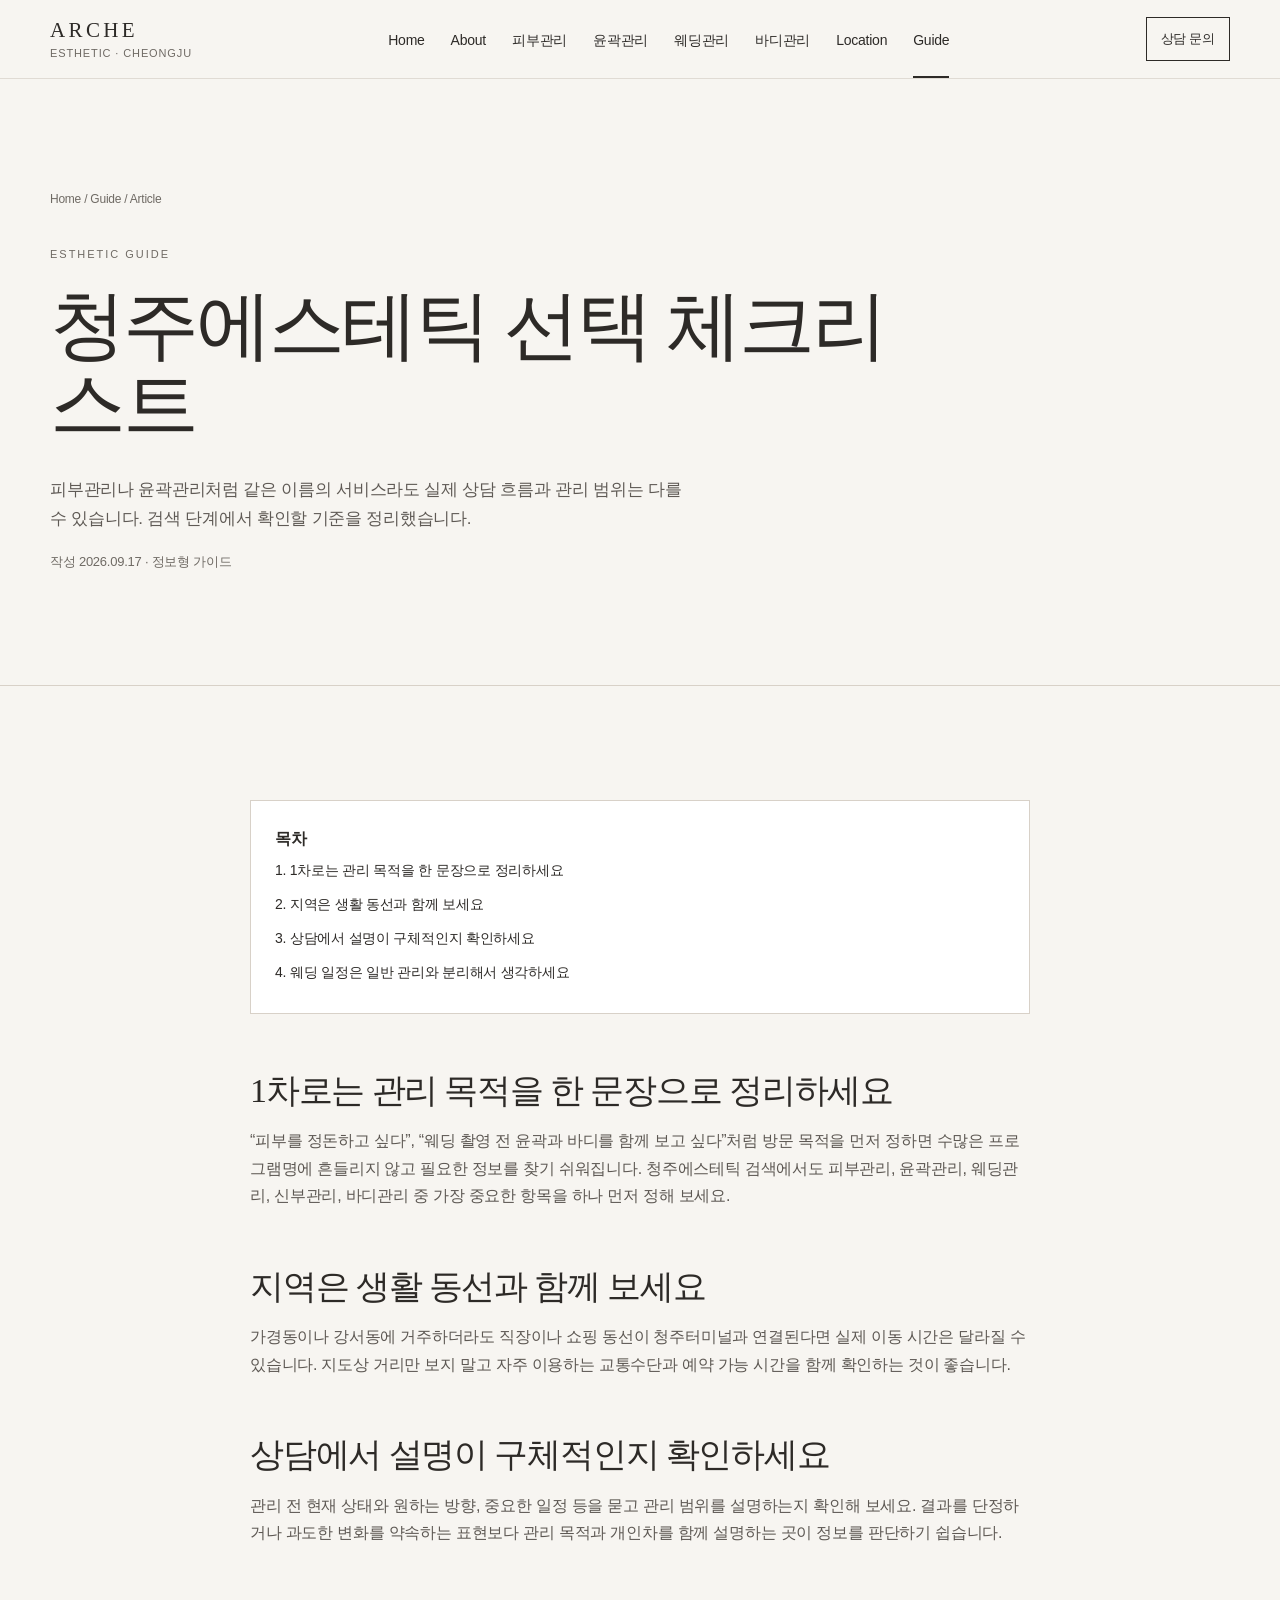
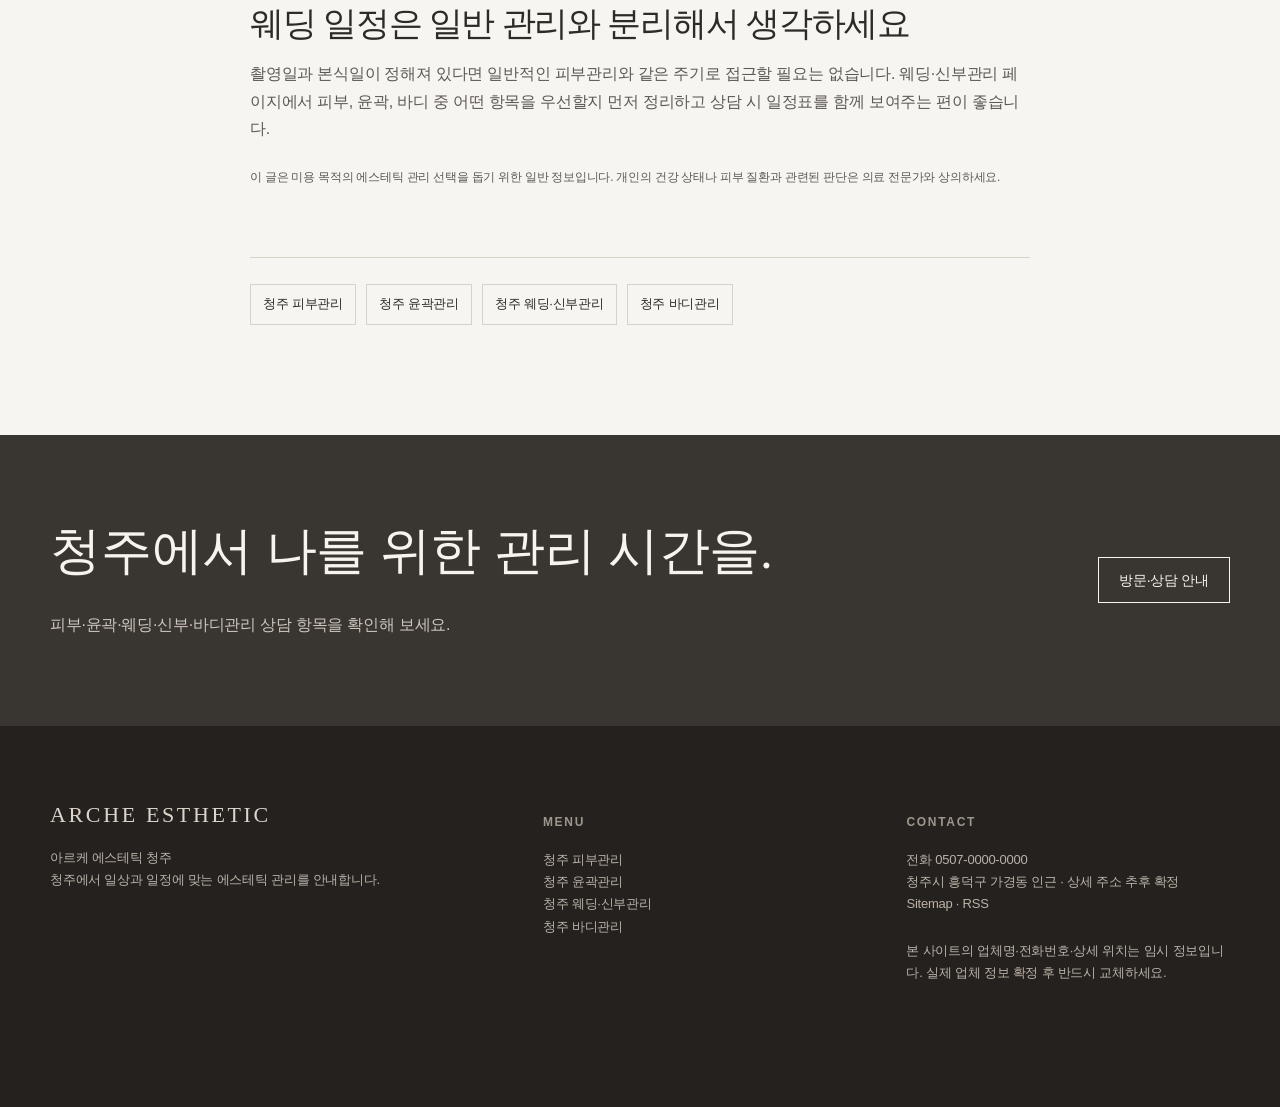
<file: guide/cheongju-esthetic-checklist/index.html>
<!doctype html><html lang="ko"><head>
<meta charset="utf-8">
<meta name="viewport" content="width=device-width, initial-scale=1">
<title>청주에스테틱 선택 체크리스트 | 가경동·강서동</title>
<meta name="description" content="가경동·강서동·청주터미널에서 청주에스테틱을 고를 때 서비스, 상담, 일정, 방문 동선을 확인하는 체크리스트입니다.">
<meta name="keywords" content="청주에스테틱, 가경동에스테틱, 강서동에스테틱, 청주터미널에스테틱">
<meta name="author" content="아르케 에스테틱 청주">
<meta name="robots" content="index, follow, max-image-preview:large, max-snippet:-1, max-video-preview:-1">
<meta name="NaverBot" content="All"><meta name="Yeti" content="All">
<link rel="canonical" href="https://cheongju-esthetic.pages.dev/guide/cheongju-esthetic-checklist/">
<link rel="alternate" type="application/rss+xml" title="아르케 에스테틱 청주 가이드 RSS" href="https://cheongju-esthetic.pages.dev/rss">
<meta property="og:type" content="website"><meta property="og:locale" content="ko_KR"><meta property="og:site_name" content="아르케 에스테틱 청주">
<meta property="og:url" content="https://cheongju-esthetic.pages.dev/guide/cheongju-esthetic-checklist/"><meta property="og:title" content="청주에스테틱 선택 체크리스트 | 가경동·강서동"><meta property="og:description" content="가경동·강서동·청주터미널에서 청주에스테틱을 고를 때 서비스, 상담, 일정, 방문 동선을 확인하는 체크리스트입니다.">
<meta property="og:image" content="https://cheongju-esthetic.pages.dev/assets/og-default.jpg"><meta property="og:image:width" content="1200"><meta property="og:image:height" content="630"><meta property="og:image:alt" content="청주 에스테틱 브랜드 이미지">
<meta name="twitter:card" content="summary_large_image"><meta name="twitter:title" content="청주에스테틱 선택 체크리스트 | 가경동·강서동"><meta name="twitter:description" content="가경동·강서동·청주터미널에서 청주에스테틱을 고를 때 서비스, 상담, 일정, 방문 동선을 확인하는 체크리스트입니다."><meta name="twitter:image" content="https://cheongju-esthetic.pages.dev/assets/og-default.jpg">
<link rel="icon" href="/assets/favicon.svg" type="image/svg+xml"><meta name="theme-color" content="#f7f5f1">
<link rel="stylesheet" href="/assets/style.css"><script src="/assets/app.js" defer></script>
<!-- 네이버 서치어드바이저 등록 후 아래 주석을 해제하고 실제 토큰으로 교체하세요. -->
<!-- <meta name="naver-site-verification" content="NAVER_VERIFICATION_TOKEN"> -->
<script type="application/ld+json">{"@context":"https://schema.org","@graph":[{"@type":"BeautySalon","@id":"https://cheongju-esthetic.pages.dev/#business","name":"아르케 에스테틱 청주","url":"https://cheongju-esthetic.pages.dev/","telephone":"0507-0000-0000","description":"청주에서 피부관리, 윤곽관리, 웨딩·신부관리, 바디관리를 안내하는 에스테틱입니다.","image":"https://cheongju-esthetic.pages.dev/assets/og-default.jpg","address":{"@type":"PostalAddress","addressLocality":"청주시","addressRegion":"충청북도","addressCountry":"KR"},"areaServed":[{"@type":"City","name":"청주시"},{"@type":"Place","name":"가경동"},{"@type":"Place","name":"강서동"},{"@type":"Place","name":"청주터미널"}],"knowsLanguage":"ko","makesOffer":[{"@type":"Offer","itemOffered":{"@type":"Service","name":"피부관리"}},{"@type":"Offer","itemOffered":{"@type":"Service","name":"윤곽관리"}},{"@type":"Offer","itemOffered":{"@type":"Service","name":"웨딩관리"}},{"@type":"Offer","itemOffered":{"@type":"Service","name":"신부관리"}},{"@type":"Offer","itemOffered":{"@type":"Service","name":"바디관리"}}]},{"@type":"WebSite","@id":"https://cheongju-esthetic.pages.dev/#website","url":"https://cheongju-esthetic.pages.dev/","name":"아르케 에스테틱 청주","inLanguage":"ko-KR","publisher":{"@id":"https://cheongju-esthetic.pages.dev/#business"}},{"@type":"WebPage","@id":"https://cheongju-esthetic.pages.dev/guide/cheongju-esthetic-checklist/#webpage","url":"https://cheongju-esthetic.pages.dev/guide/cheongju-esthetic-checklist/","name":"청주에스테틱 선택 체크리스트 | 가경동·강서동","description":"가경동·강서동·청주터미널에서 청주에스테틱을 고를 때 서비스, 상담, 일정, 방문 동선을 확인하는 체크리스트입니다.","inLanguage":"ko-KR","isPartOf":{"@id":"https://cheongju-esthetic.pages.dev/#website"},"about":{"@id":"https://cheongju-esthetic.pages.dev/#business"}},{"@type":"Article","headline":"청주에스테틱 선택 체크리스트","description":"가경동·강서동·청주터미널에서 청주에스테틱을 고를 때 서비스, 상담, 일정, 방문 동선을 확인하는 체크리스트입니다.","datePublished":"2026-09-17","dateModified":"2026-09-17","inLanguage":"ko-KR","mainEntityOfPage":"https://cheongju-esthetic.pages.dev/guide/cheongju-esthetic-checklist/","author":{"@type":"Organization","name":"아르케 에스테틱 청주"},"publisher":{"@id":"https://cheongju-esthetic.pages.dev/#business"}}]}</script>
</head><body><a class="skip" href="#main">본문 바로가기</a><header><div class="wrap head"><a class="brand" href="/"><b>ARCHE</b><span>ESTHETIC · CHEONGJU</span></a><button class="menu" aria-expanded="false" aria-controls="nav">메뉴</button><nav class="nav" id="nav" aria-label="주 메뉴"><a href="/">Home</a><a href="/about/">About</a><a href="/services/skin-care/">피부관리</a><a href="/services/contour-care/">윤곽관리</a><a href="/services/wedding-care/">웨딩관리</a><a href="/services/body-care/">바디관리</a><a href="/location/">Location</a><a href="/guide/" aria-current="page">Guide</a></nav><a class="head-cta" href="tel:05070000000">상담 문의</a></div></header><main id="main"><section class="page-hero"><div class="wrap"><div class="breadcrumbs"><a href="/">Home</a> / <a href="/guide/">Guide</a> / Article</div><span class="eyebrow">ESTHETIC GUIDE</span><h1>청주에스테틱 선택 체크리스트</h1><p class="lead">피부관리나 윤곽관리처럼 같은 이름의 서비스라도 실제 상담 흐름과 관리 범위는 다를 수 있습니다. 검색 단계에서 확인할 기준을 정리했습니다.</p><div class="article-meta">작성 2026.09.17 · 정보형 가이드</div></div></section><section class="page-content"><div class="wrap article-body"><nav class="toc" aria-label="목차"><strong>목차</strong><a href="#s1">1. 1차로는 관리 목적을 한 문장으로 정리하세요</a><a href="#s2">2. 지역은 생활 동선과 함께 보세요</a><a href="#s3">3. 상담에서 설명이 구체적인지 확인하세요</a><a href="#s4">4. 웨딩 일정은 일반 관리와 분리해서 생각하세요</a></nav><section id="s1"><h2>1차로는 관리 목적을 한 문장으로 정리하세요</h2><p>“피부를 정돈하고 싶다”, “웨딩 촬영 전 윤곽과 바디를 함께 보고 싶다”처럼 방문 목적을 먼저 정하면 수많은 프로그램명에 흔들리지 않고 필요한 정보를 찾기 쉬워집니다. 청주에스테틱 검색에서도 피부관리, 윤곽관리, 웨딩관리, 신부관리, 바디관리 중 가장 중요한 항목을 하나 먼저 정해 보세요.</p></section><section id="s2"><h2>지역은 생활 동선과 함께 보세요</h2><p>가경동이나 강서동에 거주하더라도 직장이나 쇼핑 동선이 청주터미널과 연결된다면 실제 이동 시간은 달라질 수 있습니다. 지도상 거리만 보지 말고 자주 이용하는 교통수단과 예약 가능 시간을 함께 확인하는 것이 좋습니다.</p></section><section id="s3"><h2>상담에서 설명이 구체적인지 확인하세요</h2><p>관리 전 현재 상태와 원하는 방향, 중요한 일정 등을 묻고 관리 범위를 설명하는지 확인해 보세요. 결과를 단정하거나 과도한 변화를 약속하는 표현보다 관리 목적과 개인차를 함께 설명하는 곳이 정보를 판단하기 쉽습니다.</p></section><section id="s4"><h2>웨딩 일정은 일반 관리와 분리해서 생각하세요</h2><p>촬영일과 본식일이 정해져 있다면 일반적인 피부관리와 같은 주기로 접근할 필요는 없습니다. 웨딩·신부관리 페이지에서 피부, 윤곽, 바디 중 어떤 항목을 우선할지 먼저 정리하고 상담 시 일정표를 함께 보여주는 편이 좋습니다.</p></section><p class="notice">이 글은 미용 목적의 에스테틱 관리 선택을 돕기 위한 일반 정보입니다. 개인의 건강 상태나 피부 질환과 관련된 판단은 의료 전문가와 상의하세요.</p><div class="internal-links"><a href="/services/skin-care/">청주 피부관리</a><a href="/services/contour-care/">청주 윤곽관리</a><a href="/services/wedding-care/">청주 웨딩·신부관리</a><a href="/services/body-care/">청주 바디관리</a></div></div></section></main><section class="band"><div class="wrap"><div><h2>청주에서 나를 위한 관리 시간을.</h2><p>피부·윤곽·웨딩·신부·바디관리 상담 항목을 확인해 보세요.</p></div><a class="btn" href="/location/">방문·상담 안내</a></div></section><footer><div class="wrap foot"><div><b>ARCHE ESTHETIC</b><p>아르케 에스테틱 청주<br>청주에서 일상과 일정에 맞는 에스테틱 관리를 안내합니다.</p></div><div><h4>Menu</h4><p><a href="/services/skin-care/">청주 피부관리</a><br><a href="/services/contour-care/">청주 윤곽관리</a><br><a href="/services/wedding-care/">청주 웨딩·신부관리</a><br><a href="/services/body-care/">청주 바디관리</a></p></div><div><h4>Contact</h4><p>전화 0507-0000-0000<br>청주시 흥덕구 가경동 인근 · 상세 주소 추후 확정<br><a href="/sitemap.xml">Sitemap</a> · <a href="/rss">RSS</a></p><p class="notice">본 사이트의 업체명·전화번호·상세 위치는 임시 정보입니다. 실제 업체 정보 확정 후 반드시 교체하세요.</p></div></div></footer><div class="mobile-contact"><a href="tel:05070000000">전화 상담</a><a href="/location/">방문 안내</a></div></body></html>
</file>
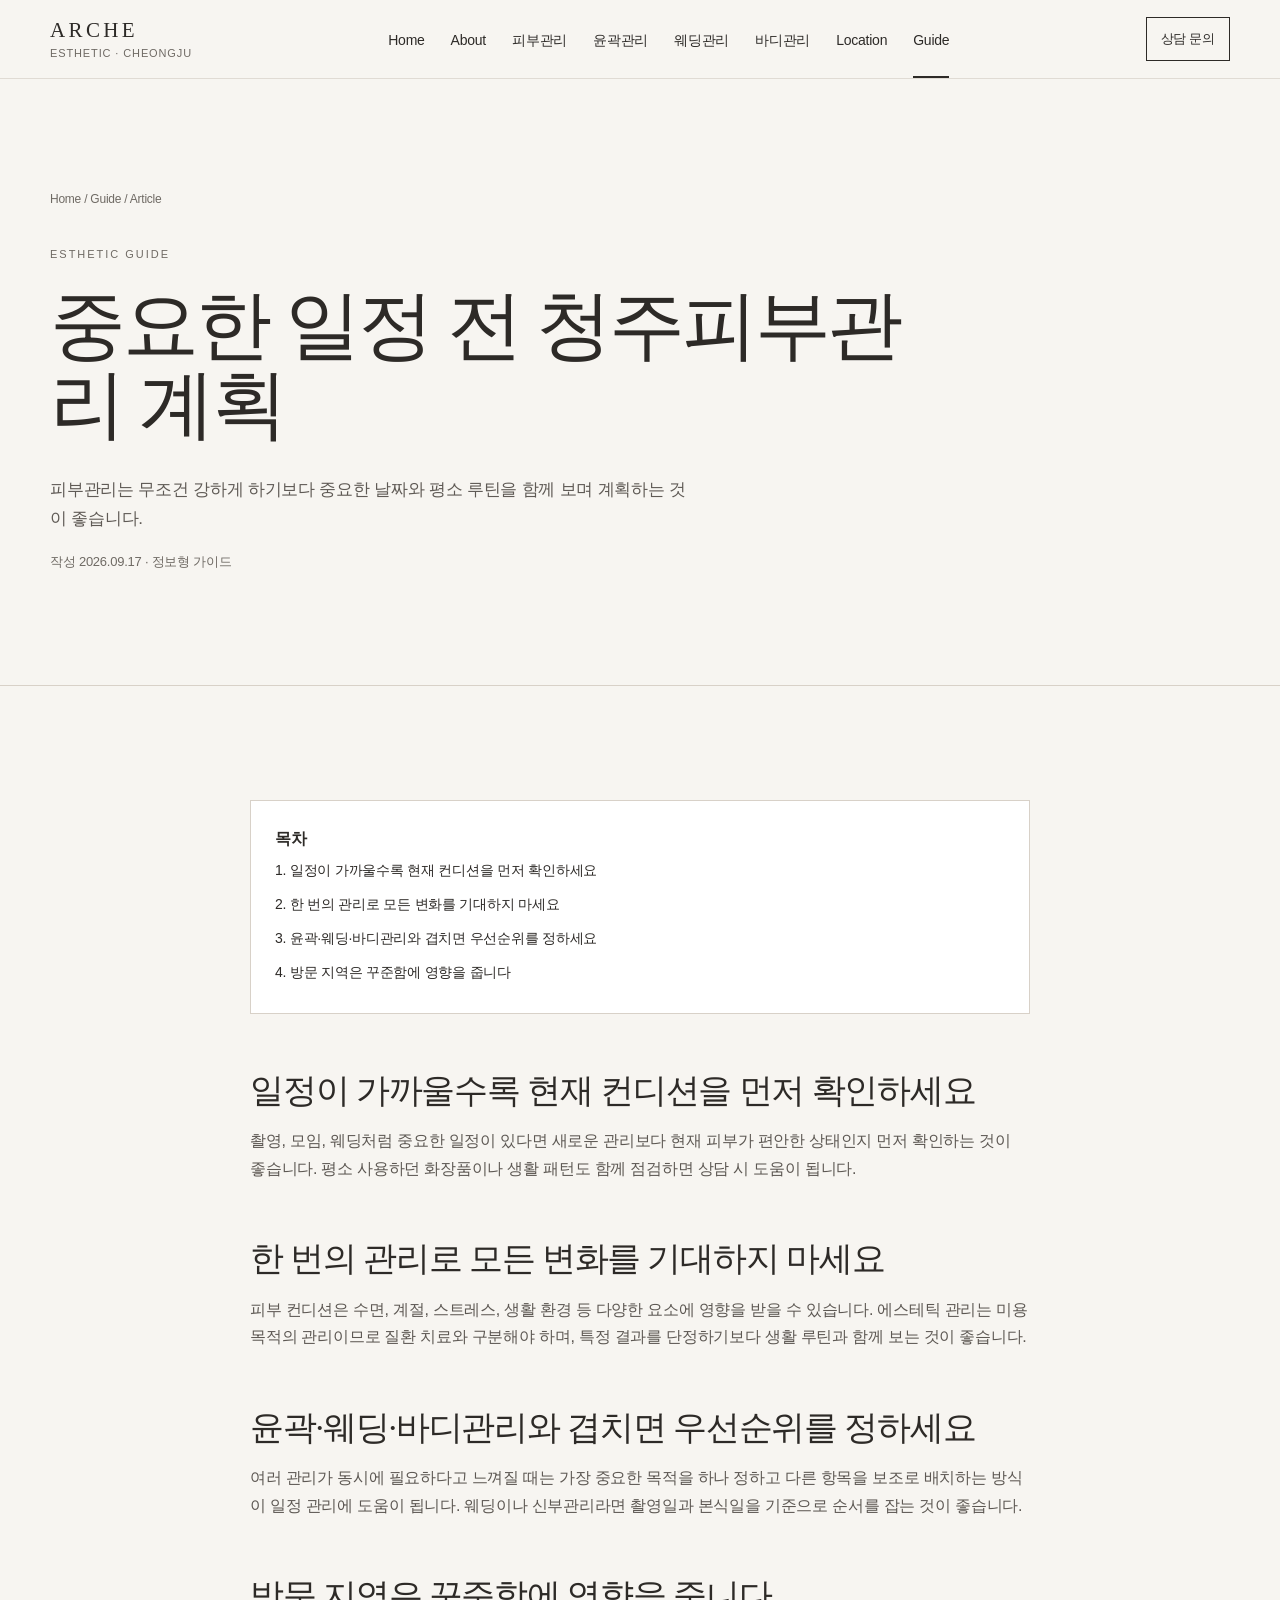
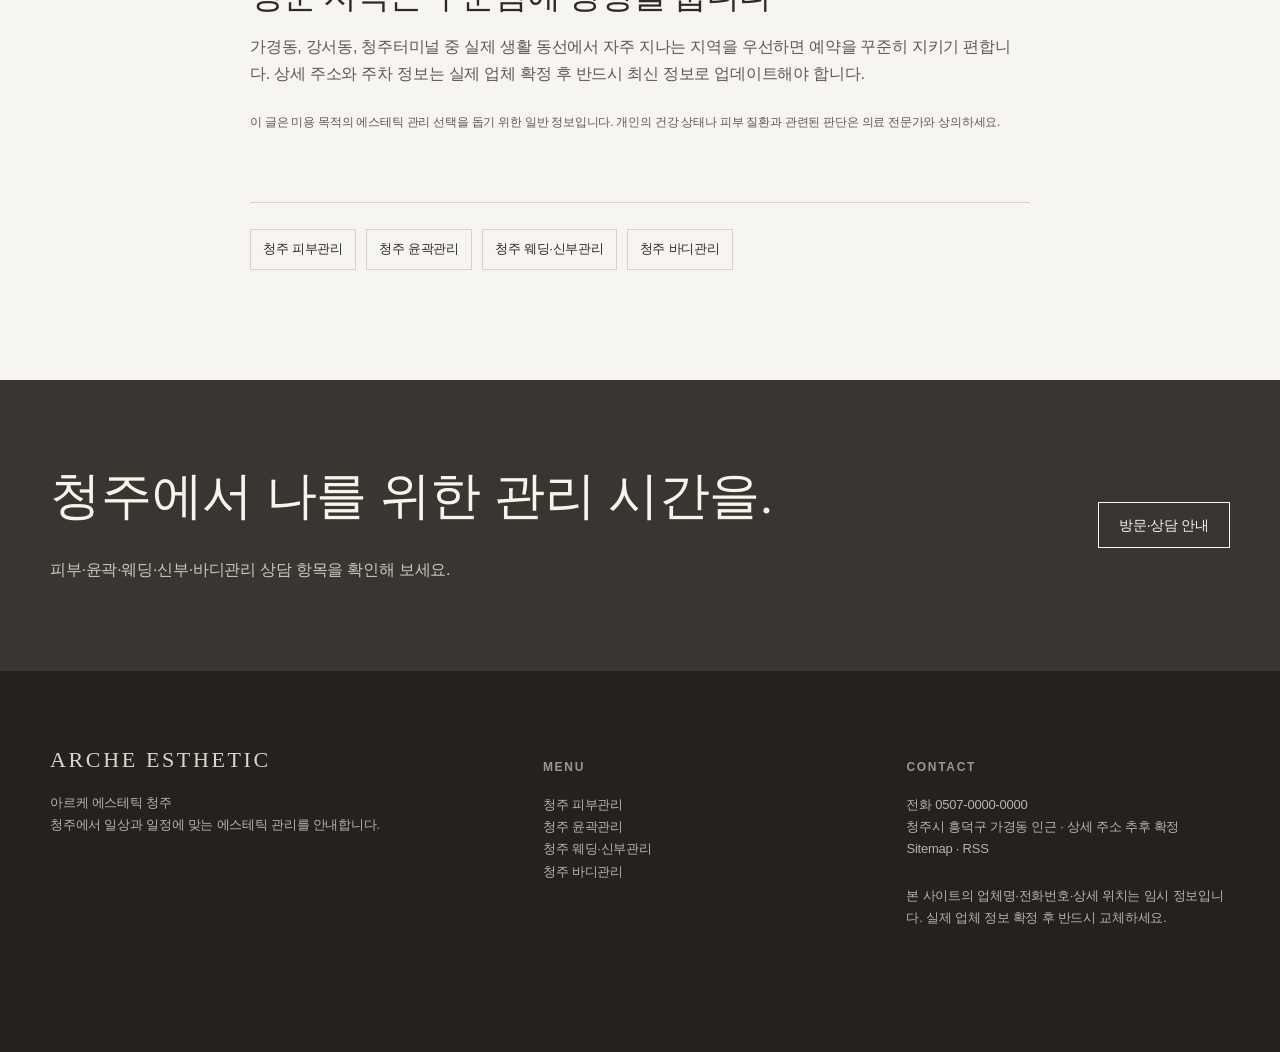
<file: guide/skin-care-routine/index.html>
<!doctype html><html lang="ko"><head>
<meta charset="utf-8">
<meta name="viewport" content="width=device-width, initial-scale=1">
<title>청주피부관리 가이드 | 중요한 일정 전 관리 방법</title>
<meta name="description" content="청주피부관리 전 확인할 피부 컨디션, 일정, 평소 루틴과 가경동·강서동·청주터미널 방문 계획을 안내합니다.">
<meta name="keywords" content="청주피부관리, 가경동피부관리, 강서동피부관리, 청주터미널피부관리">
<meta name="author" content="아르케 에스테틱 청주">
<meta name="robots" content="index, follow, max-image-preview:large, max-snippet:-1, max-video-preview:-1">
<meta name="NaverBot" content="All"><meta name="Yeti" content="All">
<link rel="canonical" href="https://cheongju-esthetic.pages.dev/guide/skin-care-routine/">
<link rel="alternate" type="application/rss+xml" title="아르케 에스테틱 청주 가이드 RSS" href="https://cheongju-esthetic.pages.dev/rss">
<meta property="og:type" content="website"><meta property="og:locale" content="ko_KR"><meta property="og:site_name" content="아르케 에스테틱 청주">
<meta property="og:url" content="https://cheongju-esthetic.pages.dev/guide/skin-care-routine/"><meta property="og:title" content="청주피부관리 가이드 | 중요한 일정 전 관리 방법"><meta property="og:description" content="청주피부관리 전 확인할 피부 컨디션, 일정, 평소 루틴과 가경동·강서동·청주터미널 방문 계획을 안내합니다.">
<meta property="og:image" content="https://cheongju-esthetic.pages.dev/assets/og-default.jpg"><meta property="og:image:width" content="1200"><meta property="og:image:height" content="630"><meta property="og:image:alt" content="청주 에스테틱 브랜드 이미지">
<meta name="twitter:card" content="summary_large_image"><meta name="twitter:title" content="청주피부관리 가이드 | 중요한 일정 전 관리 방법"><meta name="twitter:description" content="청주피부관리 전 확인할 피부 컨디션, 일정, 평소 루틴과 가경동·강서동·청주터미널 방문 계획을 안내합니다."><meta name="twitter:image" content="https://cheongju-esthetic.pages.dev/assets/og-default.jpg">
<link rel="icon" href="/assets/favicon.svg" type="image/svg+xml"><meta name="theme-color" content="#f7f5f1">
<link rel="stylesheet" href="/assets/style.css"><script src="/assets/app.js" defer></script>
<!-- 네이버 서치어드바이저 등록 후 아래 주석을 해제하고 실제 토큰으로 교체하세요. -->
<!-- <meta name="naver-site-verification" content="NAVER_VERIFICATION_TOKEN"> -->
<script type="application/ld+json">{"@context":"https://schema.org","@graph":[{"@type":"BeautySalon","@id":"https://cheongju-esthetic.pages.dev/#business","name":"아르케 에스테틱 청주","url":"https://cheongju-esthetic.pages.dev/","telephone":"0507-0000-0000","description":"청주에서 피부관리, 윤곽관리, 웨딩·신부관리, 바디관리를 안내하는 에스테틱입니다.","image":"https://cheongju-esthetic.pages.dev/assets/og-default.jpg","address":{"@type":"PostalAddress","addressLocality":"청주시","addressRegion":"충청북도","addressCountry":"KR"},"areaServed":[{"@type":"City","name":"청주시"},{"@type":"Place","name":"가경동"},{"@type":"Place","name":"강서동"},{"@type":"Place","name":"청주터미널"}],"knowsLanguage":"ko","makesOffer":[{"@type":"Offer","itemOffered":{"@type":"Service","name":"피부관리"}},{"@type":"Offer","itemOffered":{"@type":"Service","name":"윤곽관리"}},{"@type":"Offer","itemOffered":{"@type":"Service","name":"웨딩관리"}},{"@type":"Offer","itemOffered":{"@type":"Service","name":"신부관리"}},{"@type":"Offer","itemOffered":{"@type":"Service","name":"바디관리"}}]},{"@type":"WebSite","@id":"https://cheongju-esthetic.pages.dev/#website","url":"https://cheongju-esthetic.pages.dev/","name":"아르케 에스테틱 청주","inLanguage":"ko-KR","publisher":{"@id":"https://cheongju-esthetic.pages.dev/#business"}},{"@type":"WebPage","@id":"https://cheongju-esthetic.pages.dev/guide/skin-care-routine/#webpage","url":"https://cheongju-esthetic.pages.dev/guide/skin-care-routine/","name":"청주피부관리 가이드 | 중요한 일정 전 관리 방법","description":"청주피부관리 전 확인할 피부 컨디션, 일정, 평소 루틴과 가경동·강서동·청주터미널 방문 계획을 안내합니다.","inLanguage":"ko-KR","isPartOf":{"@id":"https://cheongju-esthetic.pages.dev/#website"},"about":{"@id":"https://cheongju-esthetic.pages.dev/#business"}},{"@type":"Article","headline":"중요한 일정 전 청주피부관리 계획","description":"청주피부관리 전 확인할 피부 컨디션, 일정, 평소 루틴과 가경동·강서동·청주터미널 방문 계획을 안내합니다.","datePublished":"2026-09-17","dateModified":"2026-09-17","inLanguage":"ko-KR","mainEntityOfPage":"https://cheongju-esthetic.pages.dev/guide/skin-care-routine/","author":{"@type":"Organization","name":"아르케 에스테틱 청주"},"publisher":{"@id":"https://cheongju-esthetic.pages.dev/#business"}}]}</script>
</head><body><a class="skip" href="#main">본문 바로가기</a><header><div class="wrap head"><a class="brand" href="/"><b>ARCHE</b><span>ESTHETIC · CHEONGJU</span></a><button class="menu" aria-expanded="false" aria-controls="nav">메뉴</button><nav class="nav" id="nav" aria-label="주 메뉴"><a href="/">Home</a><a href="/about/">About</a><a href="/services/skin-care/">피부관리</a><a href="/services/contour-care/">윤곽관리</a><a href="/services/wedding-care/">웨딩관리</a><a href="/services/body-care/">바디관리</a><a href="/location/">Location</a><a href="/guide/" aria-current="page">Guide</a></nav><a class="head-cta" href="tel:05070000000">상담 문의</a></div></header><main id="main"><section class="page-hero"><div class="wrap"><div class="breadcrumbs"><a href="/">Home</a> / <a href="/guide/">Guide</a> / Article</div><span class="eyebrow">ESTHETIC GUIDE</span><h1>중요한 일정 전 청주피부관리 계획</h1><p class="lead">피부관리는 무조건 강하게 하기보다 중요한 날짜와 평소 루틴을 함께 보며 계획하는 것이 좋습니다.</p><div class="article-meta">작성 2026.09.17 · 정보형 가이드</div></div></section><section class="page-content"><div class="wrap article-body"><nav class="toc" aria-label="목차"><strong>목차</strong><a href="#s1">1. 일정이 가까울수록 현재 컨디션을 먼저 확인하세요</a><a href="#s2">2. 한 번의 관리로 모든 변화를 기대하지 마세요</a><a href="#s3">3. 윤곽·웨딩·바디관리와 겹치면 우선순위를 정하세요</a><a href="#s4">4. 방문 지역은 꾸준함에 영향을 줍니다</a></nav><section id="s1"><h2>일정이 가까울수록 현재 컨디션을 먼저 확인하세요</h2><p>촬영, 모임, 웨딩처럼 중요한 일정이 있다면 새로운 관리보다 현재 피부가 편안한 상태인지 먼저 확인하는 것이 좋습니다. 평소 사용하던 화장품이나 생활 패턴도 함께 점검하면 상담 시 도움이 됩니다.</p></section><section id="s2"><h2>한 번의 관리로 모든 변화를 기대하지 마세요</h2><p>피부 컨디션은 수면, 계절, 스트레스, 생활 환경 등 다양한 요소에 영향을 받을 수 있습니다. 에스테틱 관리는 미용 목적의 관리이므로 질환 치료와 구분해야 하며, 특정 결과를 단정하기보다 생활 루틴과 함께 보는 것이 좋습니다.</p></section><section id="s3"><h2>윤곽·웨딩·바디관리와 겹치면 우선순위를 정하세요</h2><p>여러 관리가 동시에 필요하다고 느껴질 때는 가장 중요한 목적을 하나 정하고 다른 항목을 보조로 배치하는 방식이 일정 관리에 도움이 됩니다. 웨딩이나 신부관리라면 촬영일과 본식일을 기준으로 순서를 잡는 것이 좋습니다.</p></section><section id="s4"><h2>방문 지역은 꾸준함에 영향을 줍니다</h2><p>가경동, 강서동, 청주터미널 중 실제 생활 동선에서 자주 지나는 지역을 우선하면 예약을 꾸준히 지키기 편합니다. 상세 주소와 주차 정보는 실제 업체 확정 후 반드시 최신 정보로 업데이트해야 합니다.</p></section><p class="notice">이 글은 미용 목적의 에스테틱 관리 선택을 돕기 위한 일반 정보입니다. 개인의 건강 상태나 피부 질환과 관련된 판단은 의료 전문가와 상의하세요.</p><div class="internal-links"><a href="/services/skin-care/">청주 피부관리</a><a href="/services/contour-care/">청주 윤곽관리</a><a href="/services/wedding-care/">청주 웨딩·신부관리</a><a href="/services/body-care/">청주 바디관리</a></div></div></section></main><section class="band"><div class="wrap"><div><h2>청주에서 나를 위한 관리 시간을.</h2><p>피부·윤곽·웨딩·신부·바디관리 상담 항목을 확인해 보세요.</p></div><a class="btn" href="/location/">방문·상담 안내</a></div></section><footer><div class="wrap foot"><div><b>ARCHE ESTHETIC</b><p>아르케 에스테틱 청주<br>청주에서 일상과 일정에 맞는 에스테틱 관리를 안내합니다.</p></div><div><h4>Menu</h4><p><a href="/services/skin-care/">청주 피부관리</a><br><a href="/services/contour-care/">청주 윤곽관리</a><br><a href="/services/wedding-care/">청주 웨딩·신부관리</a><br><a href="/services/body-care/">청주 바디관리</a></p></div><div><h4>Contact</h4><p>전화 0507-0000-0000<br>청주시 흥덕구 가경동 인근 · 상세 주소 추후 확정<br><a href="/sitemap.xml">Sitemap</a> · <a href="/rss">RSS</a></p><p class="notice">본 사이트의 업체명·전화번호·상세 위치는 임시 정보입니다. 실제 업체 정보 확정 후 반드시 교체하세요.</p></div></div></footer><div class="mobile-contact"><a href="tel:05070000000">전화 상담</a><a href="/location/">방문 안내</a></div></body></html>
</file>
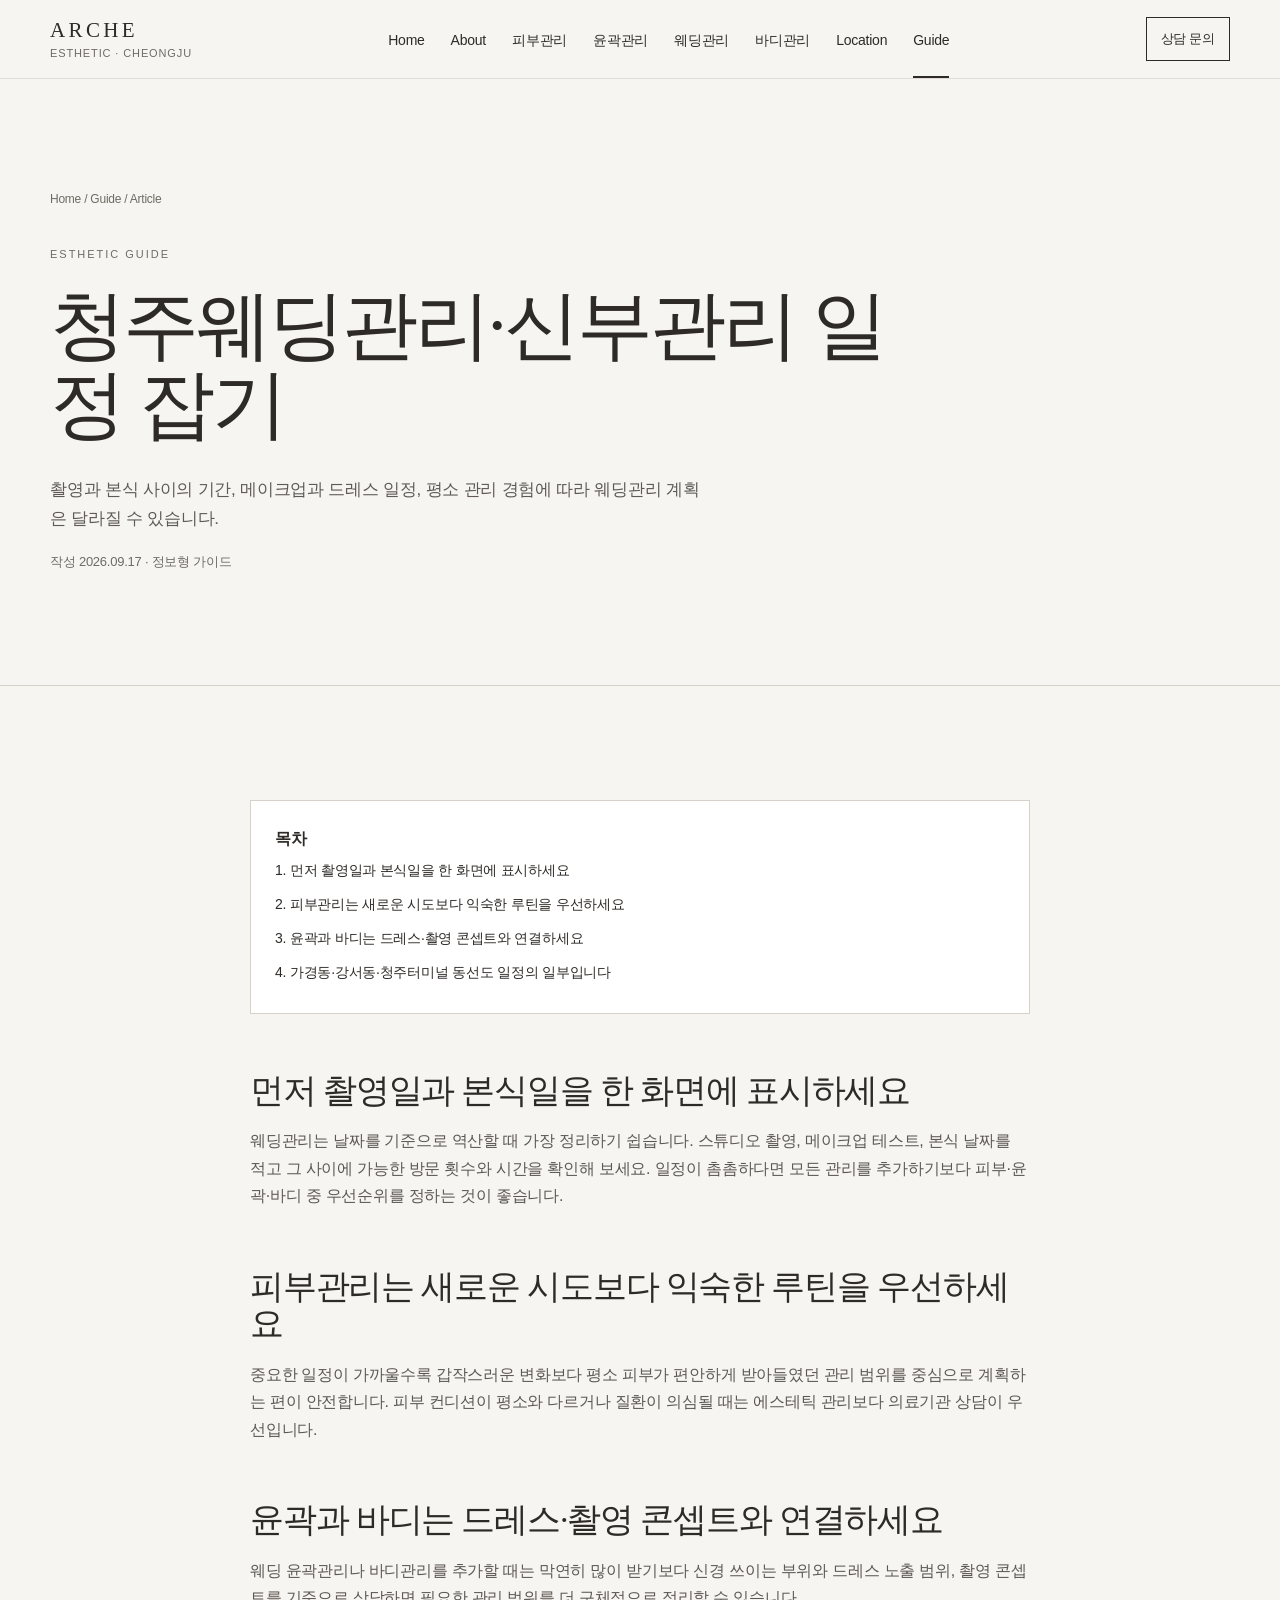
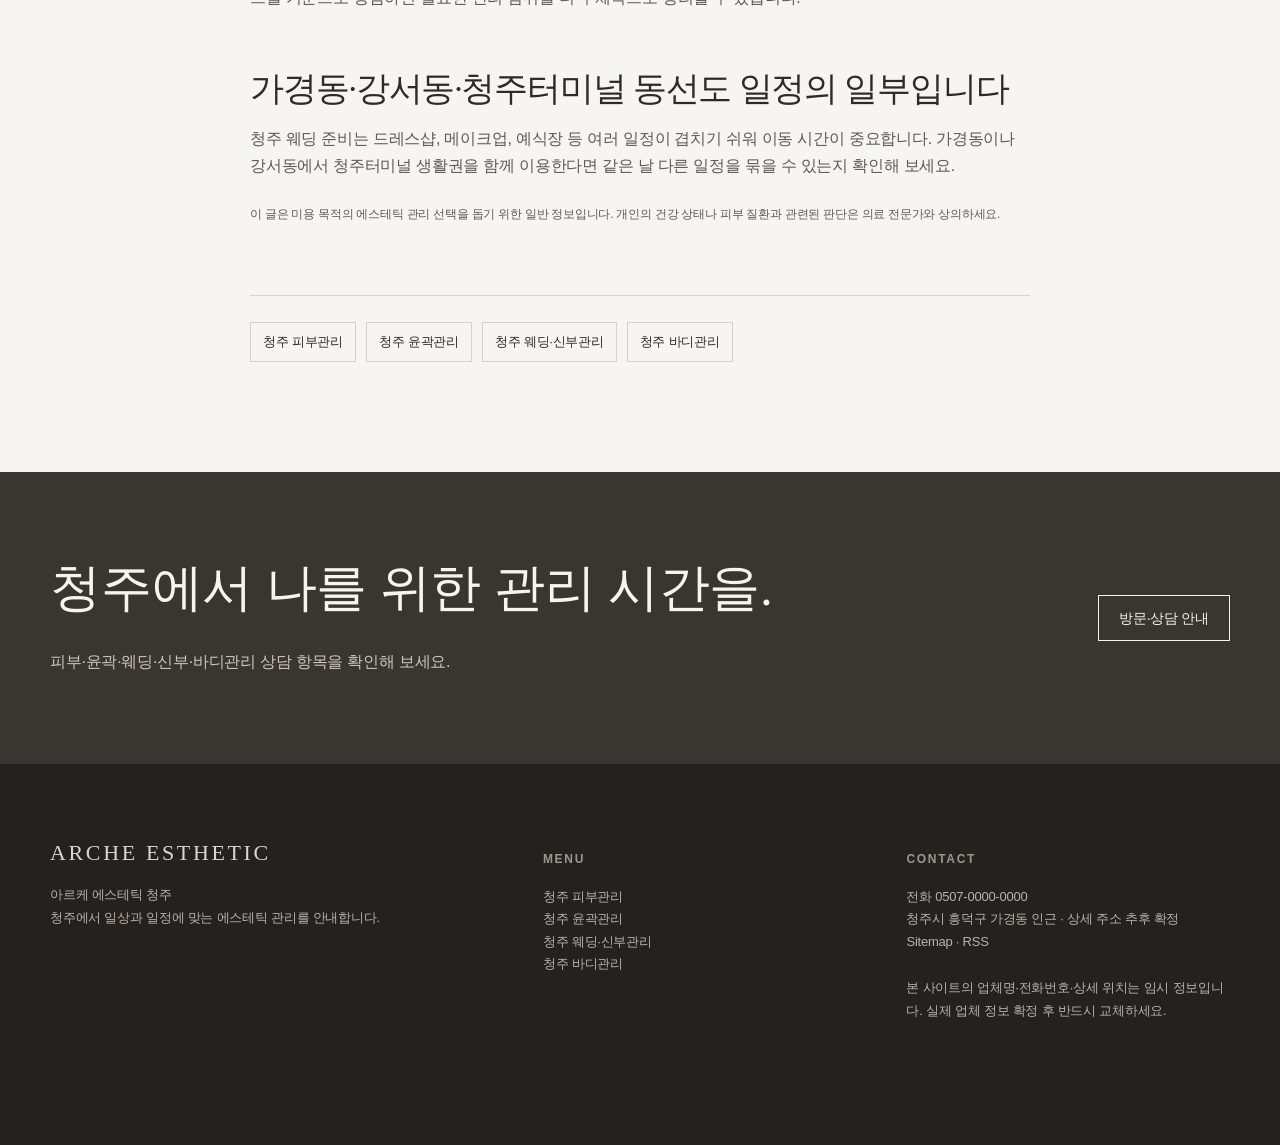
<file: guide/wedding-care-timeline/index.html>
<!doctype html><html lang="ko"><head>
<meta charset="utf-8">
<meta name="viewport" content="width=device-width, initial-scale=1">
<title>청주웨딩관리·신부관리 일정 가이드 | 촬영·본식</title>
<meta name="description" content="청주웨딩관리와 신부관리를 준비할 때 촬영일과 본식일을 기준으로 피부·윤곽·바디관리 일정을 세우는 방법을 안내합니다.">
<meta name="keywords" content="청주웨딩관리, 청주신부관리, 청주웨딩, 청주신부, 청주피부관리, 청주윤곽관리">
<meta name="author" content="아르케 에스테틱 청주">
<meta name="robots" content="index, follow, max-image-preview:large, max-snippet:-1, max-video-preview:-1">
<meta name="NaverBot" content="All"><meta name="Yeti" content="All">
<link rel="canonical" href="https://cheongju-esthetic.pages.dev/guide/wedding-care-timeline/">
<link rel="alternate" type="application/rss+xml" title="아르케 에스테틱 청주 가이드 RSS" href="https://cheongju-esthetic.pages.dev/rss">
<meta property="og:type" content="website"><meta property="og:locale" content="ko_KR"><meta property="og:site_name" content="아르케 에스테틱 청주">
<meta property="og:url" content="https://cheongju-esthetic.pages.dev/guide/wedding-care-timeline/"><meta property="og:title" content="청주웨딩관리·신부관리 일정 가이드 | 촬영·본식"><meta property="og:description" content="청주웨딩관리와 신부관리를 준비할 때 촬영일과 본식일을 기준으로 피부·윤곽·바디관리 일정을 세우는 방법을 안내합니다.">
<meta property="og:image" content="https://cheongju-esthetic.pages.dev/assets/og-default.jpg"><meta property="og:image:width" content="1200"><meta property="og:image:height" content="630"><meta property="og:image:alt" content="청주 에스테틱 브랜드 이미지">
<meta name="twitter:card" content="summary_large_image"><meta name="twitter:title" content="청주웨딩관리·신부관리 일정 가이드 | 촬영·본식"><meta name="twitter:description" content="청주웨딩관리와 신부관리를 준비할 때 촬영일과 본식일을 기준으로 피부·윤곽·바디관리 일정을 세우는 방법을 안내합니다."><meta name="twitter:image" content="https://cheongju-esthetic.pages.dev/assets/og-default.jpg">
<link rel="icon" href="/assets/favicon.svg" type="image/svg+xml"><meta name="theme-color" content="#f7f5f1">
<link rel="stylesheet" href="/assets/style.css"><script src="/assets/app.js" defer></script>
<!-- 네이버 서치어드바이저 등록 후 아래 주석을 해제하고 실제 토큰으로 교체하세요. -->
<!-- <meta name="naver-site-verification" content="NAVER_VERIFICATION_TOKEN"> -->
<script type="application/ld+json">{"@context":"https://schema.org","@graph":[{"@type":"BeautySalon","@id":"https://cheongju-esthetic.pages.dev/#business","name":"아르케 에스테틱 청주","url":"https://cheongju-esthetic.pages.dev/","telephone":"0507-0000-0000","description":"청주에서 피부관리, 윤곽관리, 웨딩·신부관리, 바디관리를 안내하는 에스테틱입니다.","image":"https://cheongju-esthetic.pages.dev/assets/og-default.jpg","address":{"@type":"PostalAddress","addressLocality":"청주시","addressRegion":"충청북도","addressCountry":"KR"},"areaServed":[{"@type":"City","name":"청주시"},{"@type":"Place","name":"가경동"},{"@type":"Place","name":"강서동"},{"@type":"Place","name":"청주터미널"}],"knowsLanguage":"ko","makesOffer":[{"@type":"Offer","itemOffered":{"@type":"Service","name":"피부관리"}},{"@type":"Offer","itemOffered":{"@type":"Service","name":"윤곽관리"}},{"@type":"Offer","itemOffered":{"@type":"Service","name":"웨딩관리"}},{"@type":"Offer","itemOffered":{"@type":"Service","name":"신부관리"}},{"@type":"Offer","itemOffered":{"@type":"Service","name":"바디관리"}}]},{"@type":"WebSite","@id":"https://cheongju-esthetic.pages.dev/#website","url":"https://cheongju-esthetic.pages.dev/","name":"아르케 에스테틱 청주","inLanguage":"ko-KR","publisher":{"@id":"https://cheongju-esthetic.pages.dev/#business"}},{"@type":"WebPage","@id":"https://cheongju-esthetic.pages.dev/guide/wedding-care-timeline/#webpage","url":"https://cheongju-esthetic.pages.dev/guide/wedding-care-timeline/","name":"청주웨딩관리·신부관리 일정 가이드 | 촬영·본식","description":"청주웨딩관리와 신부관리를 준비할 때 촬영일과 본식일을 기준으로 피부·윤곽·바디관리 일정을 세우는 방법을 안내합니다.","inLanguage":"ko-KR","isPartOf":{"@id":"https://cheongju-esthetic.pages.dev/#website"},"about":{"@id":"https://cheongju-esthetic.pages.dev/#business"}},{"@type":"Article","headline":"청주웨딩관리·신부관리 일정 잡기","description":"청주웨딩관리와 신부관리를 준비할 때 촬영일과 본식일을 기준으로 피부·윤곽·바디관리 일정을 세우는 방법을 안내합니다.","datePublished":"2026-09-17","dateModified":"2026-09-17","inLanguage":"ko-KR","mainEntityOfPage":"https://cheongju-esthetic.pages.dev/guide/wedding-care-timeline/","author":{"@type":"Organization","name":"아르케 에스테틱 청주"},"publisher":{"@id":"https://cheongju-esthetic.pages.dev/#business"}}]}</script>
</head><body><a class="skip" href="#main">본문 바로가기</a><header><div class="wrap head"><a class="brand" href="/"><b>ARCHE</b><span>ESTHETIC · CHEONGJU</span></a><button class="menu" aria-expanded="false" aria-controls="nav">메뉴</button><nav class="nav" id="nav" aria-label="주 메뉴"><a href="/">Home</a><a href="/about/">About</a><a href="/services/skin-care/">피부관리</a><a href="/services/contour-care/">윤곽관리</a><a href="/services/wedding-care/">웨딩관리</a><a href="/services/body-care/">바디관리</a><a href="/location/">Location</a><a href="/guide/" aria-current="page">Guide</a></nav><a class="head-cta" href="tel:05070000000">상담 문의</a></div></header><main id="main"><section class="page-hero"><div class="wrap"><div class="breadcrumbs"><a href="/">Home</a> / <a href="/guide/">Guide</a> / Article</div><span class="eyebrow">ESTHETIC GUIDE</span><h1>청주웨딩관리·신부관리 일정 잡기</h1><p class="lead">촬영과 본식 사이의 기간, 메이크업과 드레스 일정, 평소 관리 경험에 따라 웨딩관리 계획은 달라질 수 있습니다.</p><div class="article-meta">작성 2026.09.17 · 정보형 가이드</div></div></section><section class="page-content"><div class="wrap article-body"><nav class="toc" aria-label="목차"><strong>목차</strong><a href="#s1">1. 먼저 촬영일과 본식일을 한 화면에 표시하세요</a><a href="#s2">2. 피부관리는 새로운 시도보다 익숙한 루틴을 우선하세요</a><a href="#s3">3. 윤곽과 바디는 드레스·촬영 콘셉트와 연결하세요</a><a href="#s4">4. 가경동·강서동·청주터미널 동선도 일정의 일부입니다</a></nav><section id="s1"><h2>먼저 촬영일과 본식일을 한 화면에 표시하세요</h2><p>웨딩관리는 날짜를 기준으로 역산할 때 가장 정리하기 쉽습니다. 스튜디오 촬영, 메이크업 테스트, 본식 날짜를 적고 그 사이에 가능한 방문 횟수와 시간을 확인해 보세요. 일정이 촘촘하다면 모든 관리를 추가하기보다 피부·윤곽·바디 중 우선순위를 정하는 것이 좋습니다.</p></section><section id="s2"><h2>피부관리는 새로운 시도보다 익숙한 루틴을 우선하세요</h2><p>중요한 일정이 가까울수록 갑작스러운 변화보다 평소 피부가 편안하게 받아들였던 관리 범위를 중심으로 계획하는 편이 안전합니다. 피부 컨디션이 평소와 다르거나 질환이 의심될 때는 에스테틱 관리보다 의료기관 상담이 우선입니다.</p></section><section id="s3"><h2>윤곽과 바디는 드레스·촬영 콘셉트와 연결하세요</h2><p>웨딩 윤곽관리나 바디관리를 추가할 때는 막연히 많이 받기보다 신경 쓰이는 부위와 드레스 노출 범위, 촬영 콘셉트를 기준으로 상담하면 필요한 관리 범위를 더 구체적으로 정리할 수 있습니다.</p></section><section id="s4"><h2>가경동·강서동·청주터미널 동선도 일정의 일부입니다</h2><p>청주 웨딩 준비는 드레스샵, 메이크업, 예식장 등 여러 일정이 겹치기 쉬워 이동 시간이 중요합니다. 가경동이나 강서동에서 청주터미널 생활권을 함께 이용한다면 같은 날 다른 일정을 묶을 수 있는지 확인해 보세요.</p></section><p class="notice">이 글은 미용 목적의 에스테틱 관리 선택을 돕기 위한 일반 정보입니다. 개인의 건강 상태나 피부 질환과 관련된 판단은 의료 전문가와 상의하세요.</p><div class="internal-links"><a href="/services/skin-care/">청주 피부관리</a><a href="/services/contour-care/">청주 윤곽관리</a><a href="/services/wedding-care/">청주 웨딩·신부관리</a><a href="/services/body-care/">청주 바디관리</a></div></div></section></main><section class="band"><div class="wrap"><div><h2>청주에서 나를 위한 관리 시간을.</h2><p>피부·윤곽·웨딩·신부·바디관리 상담 항목을 확인해 보세요.</p></div><a class="btn" href="/location/">방문·상담 안내</a></div></section><footer><div class="wrap foot"><div><b>ARCHE ESTHETIC</b><p>아르케 에스테틱 청주<br>청주에서 일상과 일정에 맞는 에스테틱 관리를 안내합니다.</p></div><div><h4>Menu</h4><p><a href="/services/skin-care/">청주 피부관리</a><br><a href="/services/contour-care/">청주 윤곽관리</a><br><a href="/services/wedding-care/">청주 웨딩·신부관리</a><br><a href="/services/body-care/">청주 바디관리</a></p></div><div><h4>Contact</h4><p>전화 0507-0000-0000<br>청주시 흥덕구 가경동 인근 · 상세 주소 추후 확정<br><a href="/sitemap.xml">Sitemap</a> · <a href="/rss">RSS</a></p><p class="notice">본 사이트의 업체명·전화번호·상세 위치는 임시 정보입니다. 실제 업체 정보 확정 후 반드시 교체하세요.</p></div></div></footer><div class="mobile-contact"><a href="tel:05070000000">전화 상담</a><a href="/location/">방문 안내</a></div></body></html>
</file>
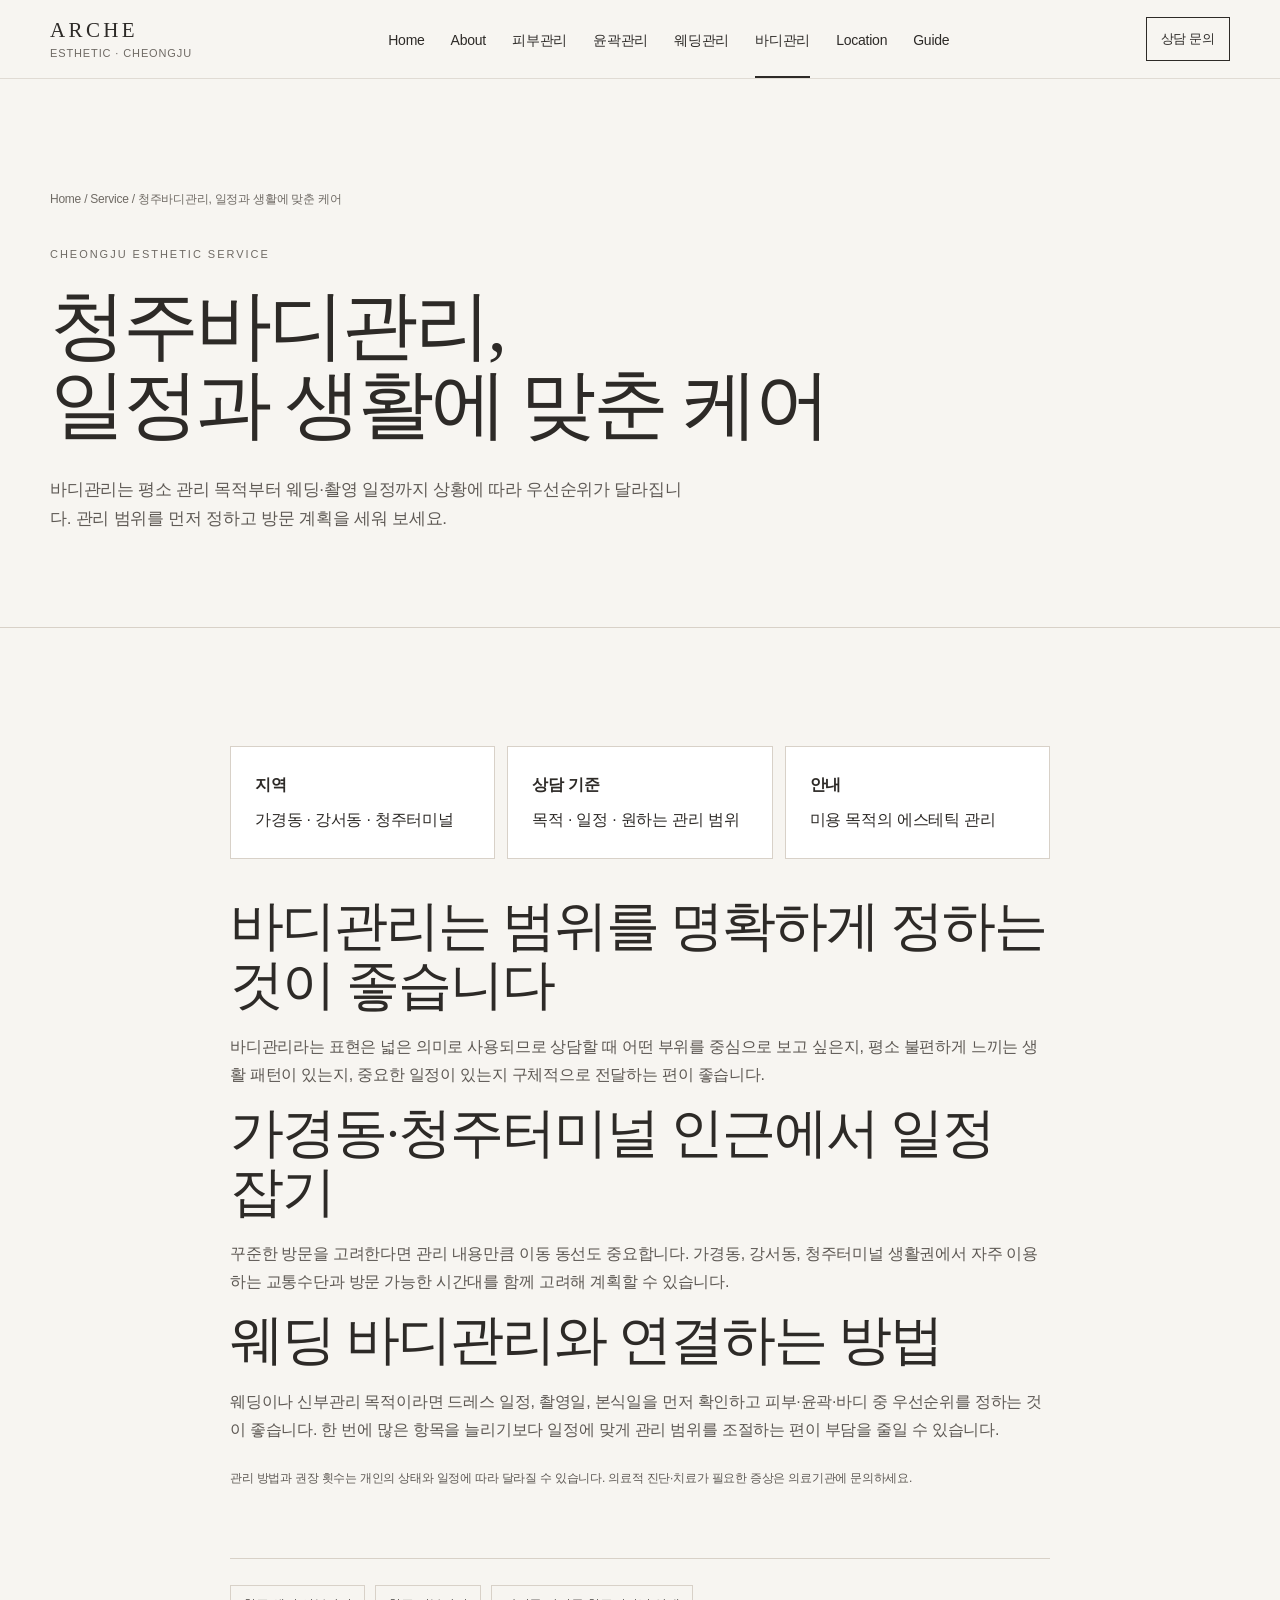
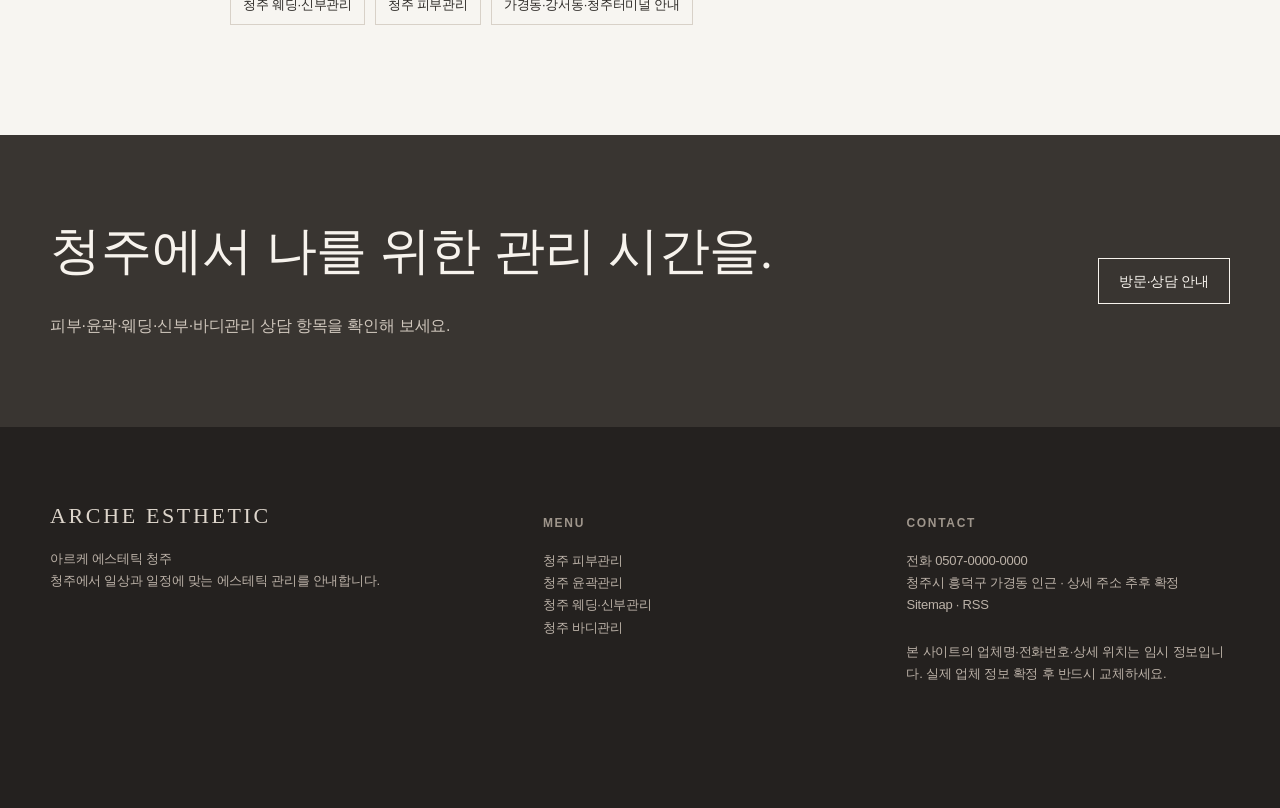
<file: services/body-care/index.html>
<!doctype html><html lang="ko"><head>
<meta charset="utf-8">
<meta name="viewport" content="width=device-width, initial-scale=1">
<title>청주바디관리 | 가경동·청주터미널 에스테틱 | 아르케</title>
<meta name="description" content="청주바디관리 아르케. 가경동·강서동·청주터미널 생활권에서 바디관리 목적과 웨딩 일정에 맞춘 상담을 안내합니다.">
<meta name="keywords" content="청주바디관리, 가경동바디관리, 강서동바디관리, 청주터미널바디관리, 청주웨딩관리, 청주에스테틱">
<meta name="author" content="아르케 에스테틱 청주">
<meta name="robots" content="index, follow, max-image-preview:large, max-snippet:-1, max-video-preview:-1">
<meta name="NaverBot" content="All"><meta name="Yeti" content="All">
<link rel="canonical" href="https://cheongju-esthetic.pages.dev/services/body-care/">
<link rel="alternate" type="application/rss+xml" title="아르케 에스테틱 청주 가이드 RSS" href="https://cheongju-esthetic.pages.dev/rss">
<meta property="og:type" content="website"><meta property="og:locale" content="ko_KR"><meta property="og:site_name" content="아르케 에스테틱 청주">
<meta property="og:url" content="https://cheongju-esthetic.pages.dev/services/body-care/"><meta property="og:title" content="청주바디관리 | 가경동·청주터미널 에스테틱 | 아르케"><meta property="og:description" content="청주바디관리 아르케. 가경동·강서동·청주터미널 생활권에서 바디관리 목적과 웨딩 일정에 맞춘 상담을 안내합니다.">
<meta property="og:image" content="https://cheongju-esthetic.pages.dev/assets/og-default.jpg"><meta property="og:image:width" content="1200"><meta property="og:image:height" content="630"><meta property="og:image:alt" content="청주 에스테틱 브랜드 이미지">
<meta name="twitter:card" content="summary_large_image"><meta name="twitter:title" content="청주바디관리 | 가경동·청주터미널 에스테틱 | 아르케"><meta name="twitter:description" content="청주바디관리 아르케. 가경동·강서동·청주터미널 생활권에서 바디관리 목적과 웨딩 일정에 맞춘 상담을 안내합니다."><meta name="twitter:image" content="https://cheongju-esthetic.pages.dev/assets/og-default.jpg">
<link rel="icon" href="/assets/favicon.svg" type="image/svg+xml"><meta name="theme-color" content="#f7f5f1">
<link rel="stylesheet" href="/assets/style.css"><script src="/assets/app.js" defer></script>
<!-- 네이버 서치어드바이저 등록 후 아래 주석을 해제하고 실제 토큰으로 교체하세요. -->
<!-- <meta name="naver-site-verification" content="NAVER_VERIFICATION_TOKEN"> -->
<script type="application/ld+json">{"@context":"https://schema.org","@graph":[{"@type":"BeautySalon","@id":"https://cheongju-esthetic.pages.dev/#business","name":"아르케 에스테틱 청주","url":"https://cheongju-esthetic.pages.dev/","telephone":"0507-0000-0000","description":"청주에서 피부관리, 윤곽관리, 웨딩·신부관리, 바디관리를 안내하는 에스테틱입니다.","image":"https://cheongju-esthetic.pages.dev/assets/og-default.jpg","address":{"@type":"PostalAddress","addressLocality":"청주시","addressRegion":"충청북도","addressCountry":"KR"},"areaServed":[{"@type":"City","name":"청주시"},{"@type":"Place","name":"가경동"},{"@type":"Place","name":"강서동"},{"@type":"Place","name":"청주터미널"}],"knowsLanguage":"ko","makesOffer":[{"@type":"Offer","itemOffered":{"@type":"Service","name":"피부관리"}},{"@type":"Offer","itemOffered":{"@type":"Service","name":"윤곽관리"}},{"@type":"Offer","itemOffered":{"@type":"Service","name":"웨딩관리"}},{"@type":"Offer","itemOffered":{"@type":"Service","name":"신부관리"}},{"@type":"Offer","itemOffered":{"@type":"Service","name":"바디관리"}}]},{"@type":"WebSite","@id":"https://cheongju-esthetic.pages.dev/#website","url":"https://cheongju-esthetic.pages.dev/","name":"아르케 에스테틱 청주","inLanguage":"ko-KR","publisher":{"@id":"https://cheongju-esthetic.pages.dev/#business"}},{"@type":"WebPage","@id":"https://cheongju-esthetic.pages.dev/services/body-care/#webpage","url":"https://cheongju-esthetic.pages.dev/services/body-care/","name":"청주바디관리 | 가경동·청주터미널 에스테틱 | 아르케","description":"청주바디관리 아르케. 가경동·강서동·청주터미널 생활권에서 바디관리 목적과 웨딩 일정에 맞춘 상담을 안내합니다.","inLanguage":"ko-KR","isPartOf":{"@id":"https://cheongju-esthetic.pages.dev/#website"},"about":{"@id":"https://cheongju-esthetic.pages.dev/#business"}},{"@type":"Service","name":"청주바디관리, 일정과 생활에 맞춘 케어","provider":{"@id":"https://cheongju-esthetic.pages.dev/#business"},"areaServed":["청주시","가경동","강서동","청주터미널"],"url":"https://cheongju-esthetic.pages.dev/services/body-care/"}]}</script>
</head><body><a class="skip" href="#main">본문 바로가기</a><header><div class="wrap head"><a class="brand" href="/"><b>ARCHE</b><span>ESTHETIC · CHEONGJU</span></a><button class="menu" aria-expanded="false" aria-controls="nav">메뉴</button><nav class="nav" id="nav" aria-label="주 메뉴"><a href="/">Home</a><a href="/about/">About</a><a href="/services/skin-care/">피부관리</a><a href="/services/contour-care/">윤곽관리</a><a href="/services/wedding-care/">웨딩관리</a><a href="/services/body-care/" aria-current="page">바디관리</a><a href="/location/">Location</a><a href="/guide/">Guide</a></nav><a class="head-cta" href="tel:05070000000">상담 문의</a></div></header><main id="main"><section class="page-hero"><div class="wrap"><div class="breadcrumbs"><a href="/">Home</a> / Service / 청주바디관리, 일정과 생활에 맞춘 케어</div><span class="eyebrow">CHEONGJU ESTHETIC SERVICE</span><h1>청주바디관리,<br>일정과 생활에 맞춘 케어</h1><p class="lead">바디관리는 평소 관리 목적부터 웨딩·촬영 일정까지 상황에 따라 우선순위가 달라집니다. 관리 범위를 먼저 정하고 방문 계획을 세워 보세요.</p></div></section><section class="page-content"><div class="wrap content-narrow"><div class="service-points"><div><b>지역</b><span>가경동 · 강서동 · 청주터미널</span></div><div><b>상담 기준</b><span>목적 · 일정 · 원하는 관리 범위</span></div><div><b>안내</b><span>미용 목적의 에스테틱 관리</span></div></div><h2>바디관리는 범위를 명확하게 정하는 것이 좋습니다</h2><p>바디관리라는 표현은 넓은 의미로 사용되므로 상담할 때 어떤 부위를 중심으로 보고 싶은지, 평소 불편하게 느끼는 생활 패턴이 있는지, 중요한 일정이 있는지 구체적으로 전달하는 편이 좋습니다.</p><h2>가경동·청주터미널 인근에서 일정 잡기</h2><p>꾸준한 방문을 고려한다면 관리 내용만큼 이동 동선도 중요합니다. 가경동, 강서동, 청주터미널 생활권에서 자주 이용하는 교통수단과 방문 가능한 시간대를 함께 고려해 계획할 수 있습니다.</p><h2>웨딩 바디관리와 연결하는 방법</h2><p>웨딩이나 신부관리 목적이라면 드레스 일정, 촬영일, 본식일을 먼저 확인하고 피부·윤곽·바디 중 우선순위를 정하는 것이 좋습니다. 한 번에 많은 항목을 늘리기보다 일정에 맞게 관리 범위를 조절하는 편이 부담을 줄일 수 있습니다.</p><p class="notice">관리 방법과 권장 횟수는 개인의 상태와 일정에 따라 달라질 수 있습니다. 의료적 진단·치료가 필요한 증상은 의료기관에 문의하세요.</p><div class="internal-links"><a href="/services/wedding-care/">청주 웨딩·신부관리</a><a href="/services/skin-care/">청주 피부관리</a><a href="/location/">가경동·강서동·청주터미널 안내</a></div></div></section></main><section class="band"><div class="wrap"><div><h2>청주에서 나를 위한 관리 시간을.</h2><p>피부·윤곽·웨딩·신부·바디관리 상담 항목을 확인해 보세요.</p></div><a class="btn" href="/location/">방문·상담 안내</a></div></section><footer><div class="wrap foot"><div><b>ARCHE ESTHETIC</b><p>아르케 에스테틱 청주<br>청주에서 일상과 일정에 맞는 에스테틱 관리를 안내합니다.</p></div><div><h4>Menu</h4><p><a href="/services/skin-care/">청주 피부관리</a><br><a href="/services/contour-care/">청주 윤곽관리</a><br><a href="/services/wedding-care/">청주 웨딩·신부관리</a><br><a href="/services/body-care/">청주 바디관리</a></p></div><div><h4>Contact</h4><p>전화 0507-0000-0000<br>청주시 흥덕구 가경동 인근 · 상세 주소 추후 확정<br><a href="/sitemap.xml">Sitemap</a> · <a href="/rss">RSS</a></p><p class="notice">본 사이트의 업체명·전화번호·상세 위치는 임시 정보입니다. 실제 업체 정보 확정 후 반드시 교체하세요.</p></div></div></footer><div class="mobile-contact"><a href="tel:05070000000">전화 상담</a><a href="/location/">방문 안내</a></div></body></html>
</file>
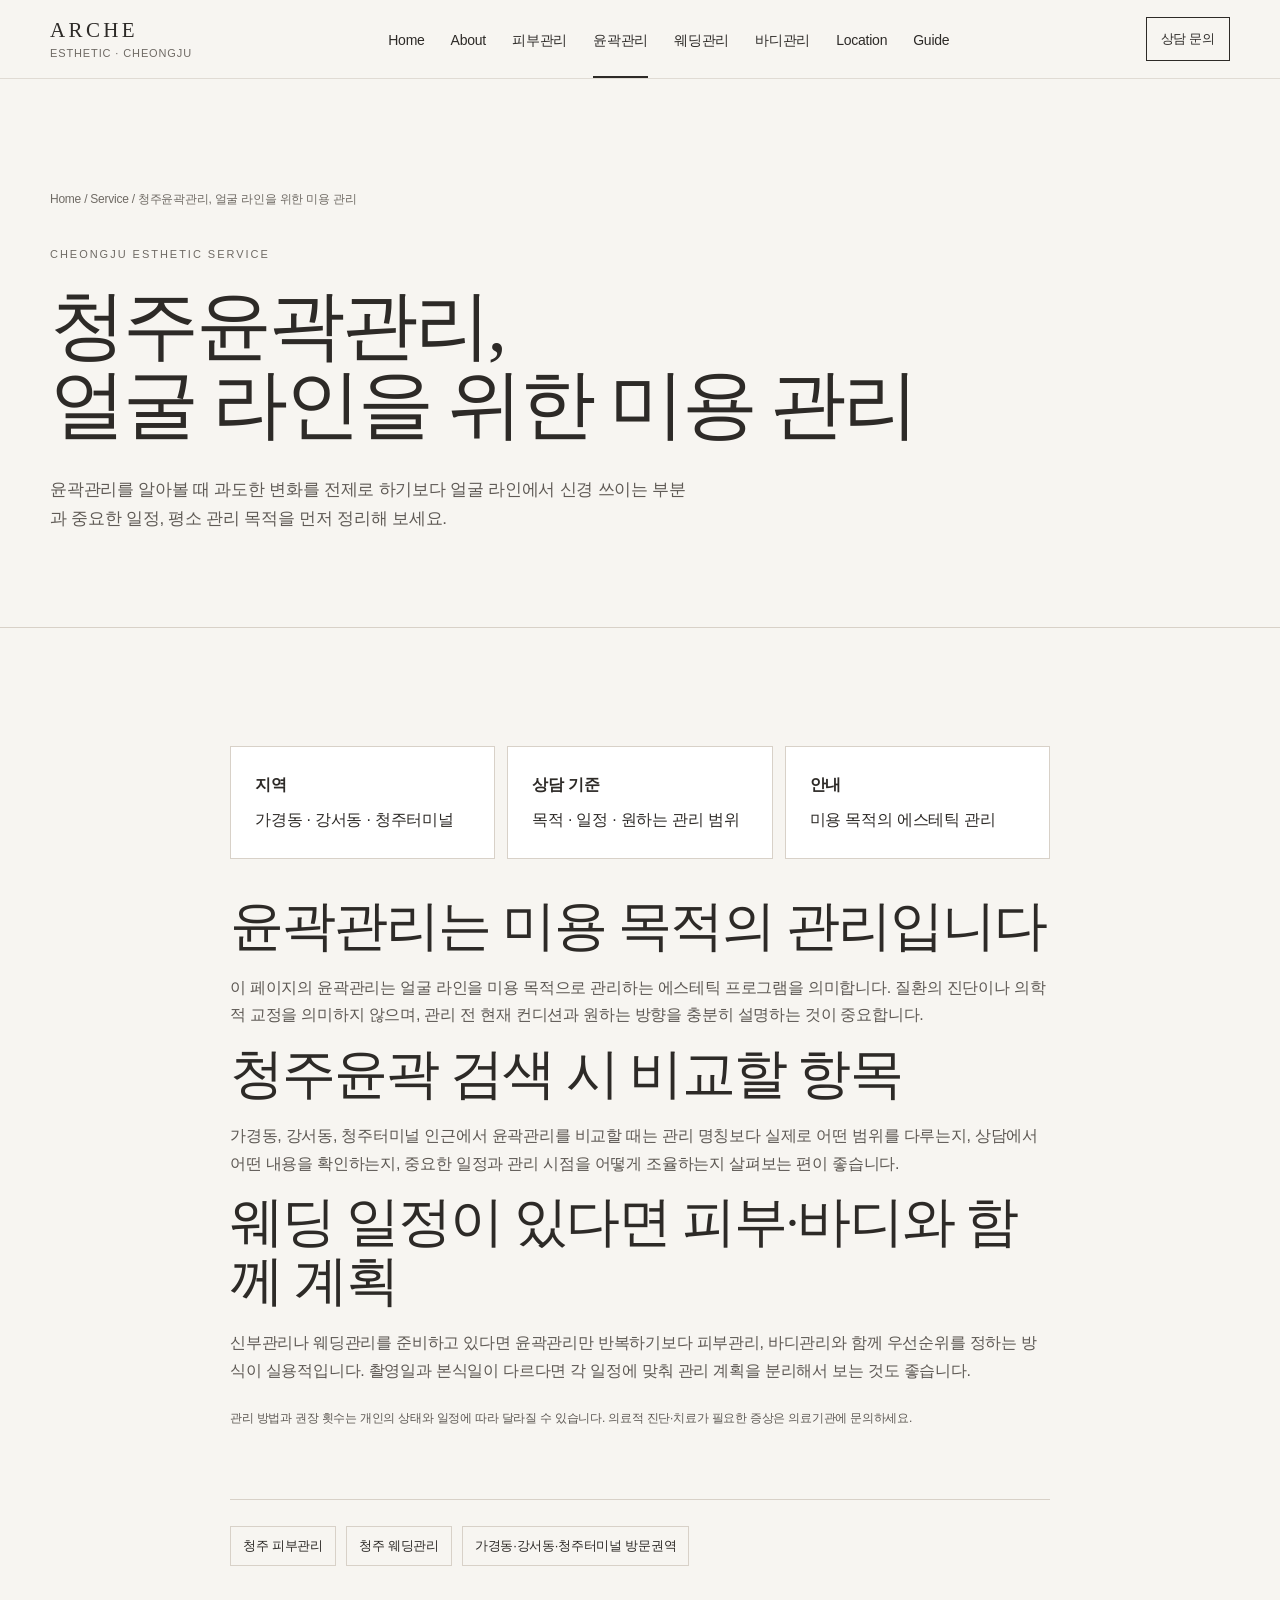
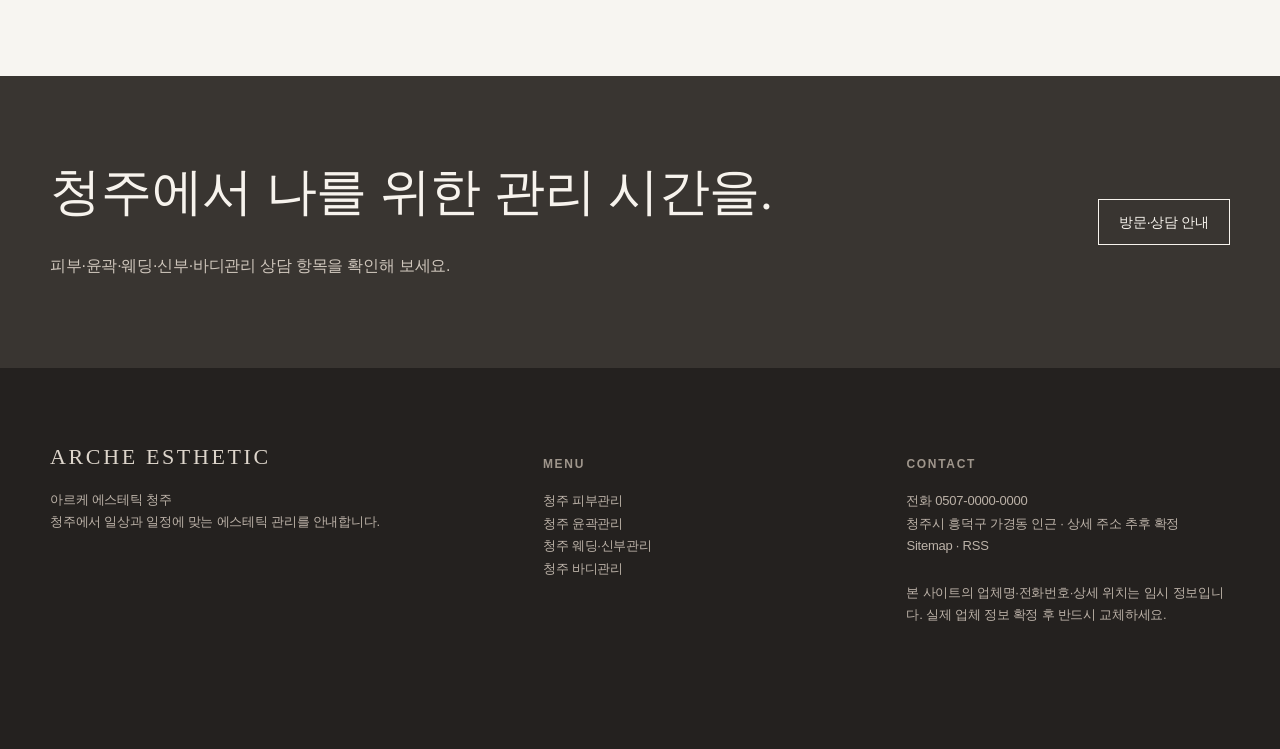
<file: services/contour-care/index.html>
<!doctype html><html lang="ko"><head>
<meta charset="utf-8">
<meta name="viewport" content="width=device-width, initial-scale=1">
<title>청주윤곽관리 | 가경동·강서동 에스테틱 | 아르케</title>
<meta name="description" content="청주윤곽관리 정보를 찾는 분을 위해 가경동·강서동·청주터미널 인근 윤곽관리 상담 기준과 일정을 안내합니다.">
<meta name="keywords" content="청주윤곽관리, 가경동윤곽관리, 강서동윤곽관리, 청주터미널윤곽관리, 청주윤곽, 청주에스테틱">
<meta name="author" content="아르케 에스테틱 청주">
<meta name="robots" content="index, follow, max-image-preview:large, max-snippet:-1, max-video-preview:-1">
<meta name="NaverBot" content="All"><meta name="Yeti" content="All">
<link rel="canonical" href="https://cheongju-esthetic.pages.dev/services/contour-care/">
<link rel="alternate" type="application/rss+xml" title="아르케 에스테틱 청주 가이드 RSS" href="https://cheongju-esthetic.pages.dev/rss">
<meta property="og:type" content="website"><meta property="og:locale" content="ko_KR"><meta property="og:site_name" content="아르케 에스테틱 청주">
<meta property="og:url" content="https://cheongju-esthetic.pages.dev/services/contour-care/"><meta property="og:title" content="청주윤곽관리 | 가경동·강서동 에스테틱 | 아르케"><meta property="og:description" content="청주윤곽관리 정보를 찾는 분을 위해 가경동·강서동·청주터미널 인근 윤곽관리 상담 기준과 일정을 안내합니다.">
<meta property="og:image" content="https://cheongju-esthetic.pages.dev/assets/og-default.jpg"><meta property="og:image:width" content="1200"><meta property="og:image:height" content="630"><meta property="og:image:alt" content="청주 에스테틱 브랜드 이미지">
<meta name="twitter:card" content="summary_large_image"><meta name="twitter:title" content="청주윤곽관리 | 가경동·강서동 에스테틱 | 아르케"><meta name="twitter:description" content="청주윤곽관리 정보를 찾는 분을 위해 가경동·강서동·청주터미널 인근 윤곽관리 상담 기준과 일정을 안내합니다."><meta name="twitter:image" content="https://cheongju-esthetic.pages.dev/assets/og-default.jpg">
<link rel="icon" href="/assets/favicon.svg" type="image/svg+xml"><meta name="theme-color" content="#f7f5f1">
<link rel="stylesheet" href="/assets/style.css"><script src="/assets/app.js" defer></script>
<!-- 네이버 서치어드바이저 등록 후 아래 주석을 해제하고 실제 토큰으로 교체하세요. -->
<!-- <meta name="naver-site-verification" content="NAVER_VERIFICATION_TOKEN"> -->
<script type="application/ld+json">{"@context":"https://schema.org","@graph":[{"@type":"BeautySalon","@id":"https://cheongju-esthetic.pages.dev/#business","name":"아르케 에스테틱 청주","url":"https://cheongju-esthetic.pages.dev/","telephone":"0507-0000-0000","description":"청주에서 피부관리, 윤곽관리, 웨딩·신부관리, 바디관리를 안내하는 에스테틱입니다.","image":"https://cheongju-esthetic.pages.dev/assets/og-default.jpg","address":{"@type":"PostalAddress","addressLocality":"청주시","addressRegion":"충청북도","addressCountry":"KR"},"areaServed":[{"@type":"City","name":"청주시"},{"@type":"Place","name":"가경동"},{"@type":"Place","name":"강서동"},{"@type":"Place","name":"청주터미널"}],"knowsLanguage":"ko","makesOffer":[{"@type":"Offer","itemOffered":{"@type":"Service","name":"피부관리"}},{"@type":"Offer","itemOffered":{"@type":"Service","name":"윤곽관리"}},{"@type":"Offer","itemOffered":{"@type":"Service","name":"웨딩관리"}},{"@type":"Offer","itemOffered":{"@type":"Service","name":"신부관리"}},{"@type":"Offer","itemOffered":{"@type":"Service","name":"바디관리"}}]},{"@type":"WebSite","@id":"https://cheongju-esthetic.pages.dev/#website","url":"https://cheongju-esthetic.pages.dev/","name":"아르케 에스테틱 청주","inLanguage":"ko-KR","publisher":{"@id":"https://cheongju-esthetic.pages.dev/#business"}},{"@type":"WebPage","@id":"https://cheongju-esthetic.pages.dev/services/contour-care/#webpage","url":"https://cheongju-esthetic.pages.dev/services/contour-care/","name":"청주윤곽관리 | 가경동·강서동 에스테틱 | 아르케","description":"청주윤곽관리 정보를 찾는 분을 위해 가경동·강서동·청주터미널 인근 윤곽관리 상담 기준과 일정을 안내합니다.","inLanguage":"ko-KR","isPartOf":{"@id":"https://cheongju-esthetic.pages.dev/#website"},"about":{"@id":"https://cheongju-esthetic.pages.dev/#business"}},{"@type":"Service","name":"청주윤곽관리, 얼굴 라인을 위한 미용 관리","provider":{"@id":"https://cheongju-esthetic.pages.dev/#business"},"areaServed":["청주시","가경동","강서동","청주터미널"],"url":"https://cheongju-esthetic.pages.dev/services/contour-care/"}]}</script>
</head><body><a class="skip" href="#main">본문 바로가기</a><header><div class="wrap head"><a class="brand" href="/"><b>ARCHE</b><span>ESTHETIC · CHEONGJU</span></a><button class="menu" aria-expanded="false" aria-controls="nav">메뉴</button><nav class="nav" id="nav" aria-label="주 메뉴"><a href="/">Home</a><a href="/about/">About</a><a href="/services/skin-care/">피부관리</a><a href="/services/contour-care/" aria-current="page">윤곽관리</a><a href="/services/wedding-care/">웨딩관리</a><a href="/services/body-care/">바디관리</a><a href="/location/">Location</a><a href="/guide/">Guide</a></nav><a class="head-cta" href="tel:05070000000">상담 문의</a></div></header><main id="main"><section class="page-hero"><div class="wrap"><div class="breadcrumbs"><a href="/">Home</a> / Service / 청주윤곽관리, 얼굴 라인을 위한 미용 관리</div><span class="eyebrow">CHEONGJU ESTHETIC SERVICE</span><h1>청주윤곽관리,<br>얼굴 라인을 위한 미용 관리</h1><p class="lead">윤곽관리를 알아볼 때 과도한 변화를 전제로 하기보다 얼굴 라인에서 신경 쓰이는 부분과 중요한 일정, 평소 관리 목적을 먼저 정리해 보세요.</p></div></section><section class="page-content"><div class="wrap content-narrow"><div class="service-points"><div><b>지역</b><span>가경동 · 강서동 · 청주터미널</span></div><div><b>상담 기준</b><span>목적 · 일정 · 원하는 관리 범위</span></div><div><b>안내</b><span>미용 목적의 에스테틱 관리</span></div></div><h2>윤곽관리는 미용 목적의 관리입니다</h2><p>이 페이지의 윤곽관리는 얼굴 라인을 미용 목적으로 관리하는 에스테틱 프로그램을 의미합니다. 질환의 진단이나 의학적 교정을 의미하지 않으며, 관리 전 현재 컨디션과 원하는 방향을 충분히 설명하는 것이 중요합니다.</p><h2>청주윤곽 검색 시 비교할 항목</h2><p>가경동, 강서동, 청주터미널 인근에서 윤곽관리를 비교할 때는 관리 명칭보다 실제로 어떤 범위를 다루는지, 상담에서 어떤 내용을 확인하는지, 중요한 일정과 관리 시점을 어떻게 조율하는지 살펴보는 편이 좋습니다.</p><h2>웨딩 일정이 있다면 피부·바디와 함께 계획</h2><p>신부관리나 웨딩관리를 준비하고 있다면 윤곽관리만 반복하기보다 피부관리, 바디관리와 함께 우선순위를 정하는 방식이 실용적입니다. 촬영일과 본식일이 다르다면 각 일정에 맞춰 관리 계획을 분리해서 보는 것도 좋습니다.</p><p class="notice">관리 방법과 권장 횟수는 개인의 상태와 일정에 따라 달라질 수 있습니다. 의료적 진단·치료가 필요한 증상은 의료기관에 문의하세요.</p><div class="internal-links"><a href="/services/skin-care/">청주 피부관리</a><a href="/services/wedding-care/">청주 웨딩관리</a><a href="/location/">가경동·강서동·청주터미널 방문권역</a></div></div></section></main><section class="band"><div class="wrap"><div><h2>청주에서 나를 위한 관리 시간을.</h2><p>피부·윤곽·웨딩·신부·바디관리 상담 항목을 확인해 보세요.</p></div><a class="btn" href="/location/">방문·상담 안내</a></div></section><footer><div class="wrap foot"><div><b>ARCHE ESTHETIC</b><p>아르케 에스테틱 청주<br>청주에서 일상과 일정에 맞는 에스테틱 관리를 안내합니다.</p></div><div><h4>Menu</h4><p><a href="/services/skin-care/">청주 피부관리</a><br><a href="/services/contour-care/">청주 윤곽관리</a><br><a href="/services/wedding-care/">청주 웨딩·신부관리</a><br><a href="/services/body-care/">청주 바디관리</a></p></div><div><h4>Contact</h4><p>전화 0507-0000-0000<br>청주시 흥덕구 가경동 인근 · 상세 주소 추후 확정<br><a href="/sitemap.xml">Sitemap</a> · <a href="/rss">RSS</a></p><p class="notice">본 사이트의 업체명·전화번호·상세 위치는 임시 정보입니다. 실제 업체 정보 확정 후 반드시 교체하세요.</p></div></div></footer><div class="mobile-contact"><a href="tel:05070000000">전화 상담</a><a href="/location/">방문 안내</a></div></body></html>
</file>
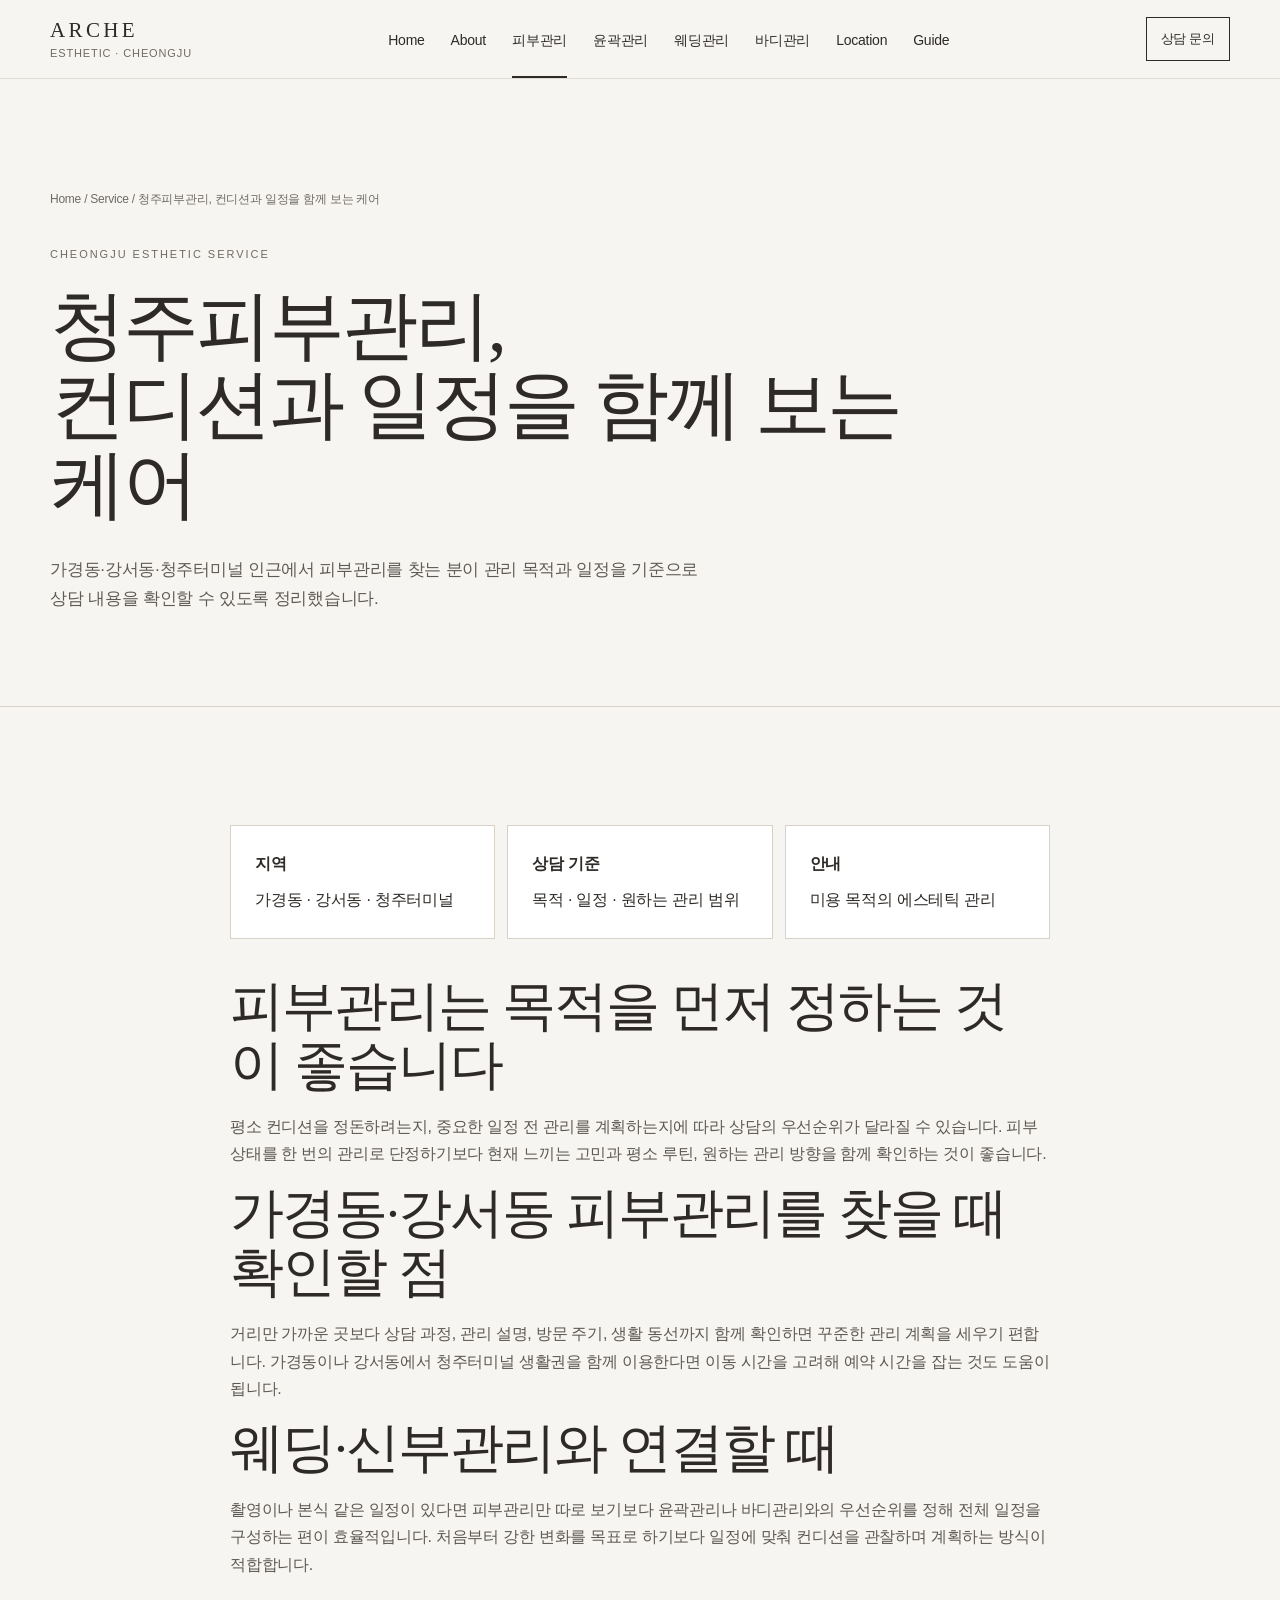
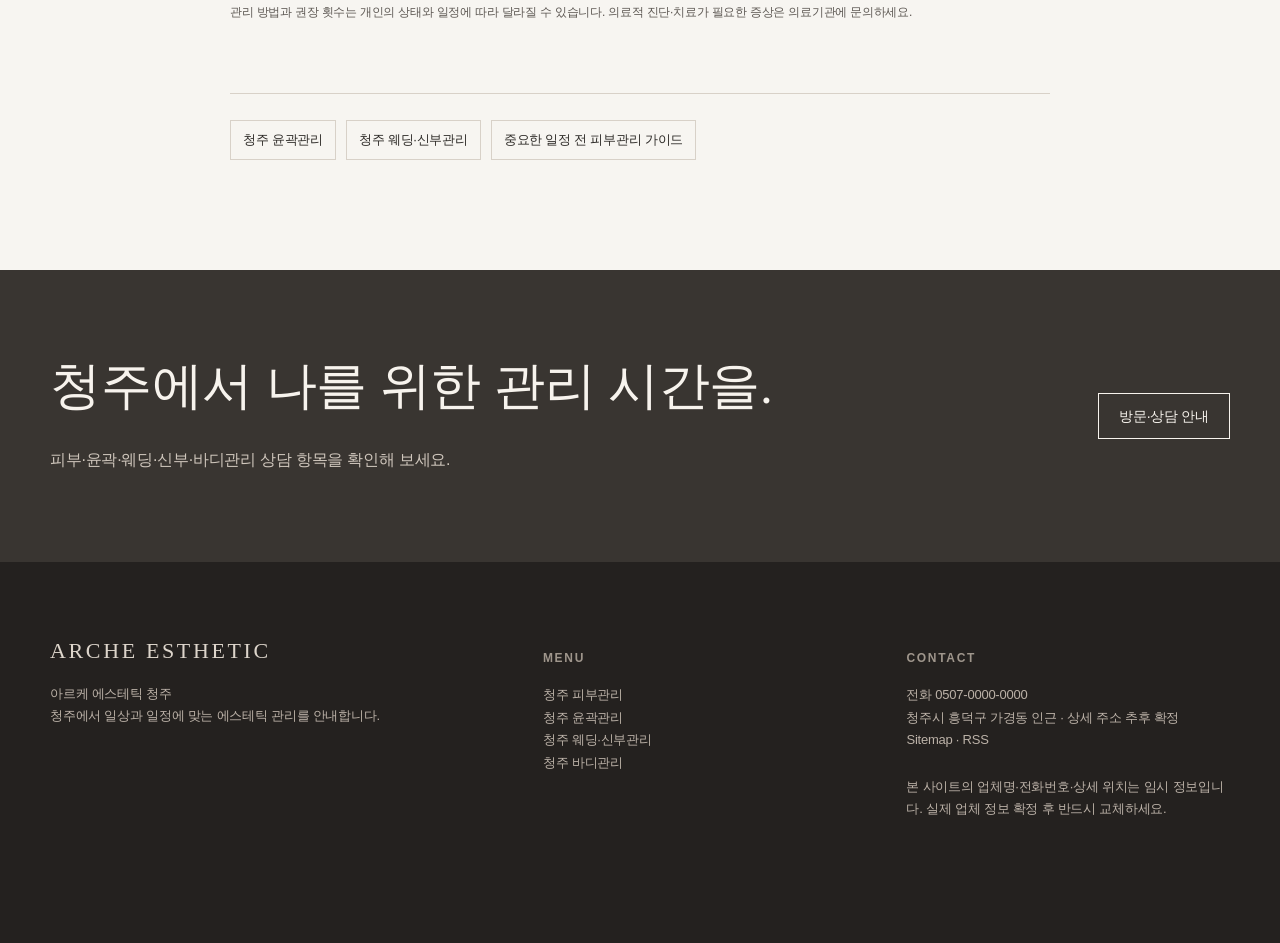
<file: services/skin-care/index.html>
<!doctype html><html lang="ko"><head>
<meta charset="utf-8">
<meta name="viewport" content="width=device-width, initial-scale=1">
<title>청주피부관리 | 가경동·강서동 에스테틱 | 아르케</title>
<meta name="description" content="청주피부관리 아르케. 가경동·강서동·청주터미널 생활권에서 피부관리 상담과 관리 항목을 안내합니다.">
<meta name="keywords" content="청주피부관리, 가경동피부관리, 강서동피부관리, 청주터미널피부관리, 청주에스테틱">
<meta name="author" content="아르케 에스테틱 청주">
<meta name="robots" content="index, follow, max-image-preview:large, max-snippet:-1, max-video-preview:-1">
<meta name="NaverBot" content="All"><meta name="Yeti" content="All">
<link rel="canonical" href="https://cheongju-esthetic.pages.dev/services/skin-care/">
<link rel="alternate" type="application/rss+xml" title="아르케 에스테틱 청주 가이드 RSS" href="https://cheongju-esthetic.pages.dev/rss">
<meta property="og:type" content="website"><meta property="og:locale" content="ko_KR"><meta property="og:site_name" content="아르케 에스테틱 청주">
<meta property="og:url" content="https://cheongju-esthetic.pages.dev/services/skin-care/"><meta property="og:title" content="청주피부관리 | 가경동·강서동 에스테틱 | 아르케"><meta property="og:description" content="청주피부관리 아르케. 가경동·강서동·청주터미널 생활권에서 피부관리 상담과 관리 항목을 안내합니다.">
<meta property="og:image" content="https://cheongju-esthetic.pages.dev/assets/og-default.jpg"><meta property="og:image:width" content="1200"><meta property="og:image:height" content="630"><meta property="og:image:alt" content="청주 에스테틱 브랜드 이미지">
<meta name="twitter:card" content="summary_large_image"><meta name="twitter:title" content="청주피부관리 | 가경동·강서동 에스테틱 | 아르케"><meta name="twitter:description" content="청주피부관리 아르케. 가경동·강서동·청주터미널 생활권에서 피부관리 상담과 관리 항목을 안내합니다."><meta name="twitter:image" content="https://cheongju-esthetic.pages.dev/assets/og-default.jpg">
<link rel="icon" href="/assets/favicon.svg" type="image/svg+xml"><meta name="theme-color" content="#f7f5f1">
<link rel="stylesheet" href="/assets/style.css"><script src="/assets/app.js" defer></script>
<!-- 네이버 서치어드바이저 등록 후 아래 주석을 해제하고 실제 토큰으로 교체하세요. -->
<!-- <meta name="naver-site-verification" content="NAVER_VERIFICATION_TOKEN"> -->
<script type="application/ld+json">{"@context":"https://schema.org","@graph":[{"@type":"BeautySalon","@id":"https://cheongju-esthetic.pages.dev/#business","name":"아르케 에스테틱 청주","url":"https://cheongju-esthetic.pages.dev/","telephone":"0507-0000-0000","description":"청주에서 피부관리, 윤곽관리, 웨딩·신부관리, 바디관리를 안내하는 에스테틱입니다.","image":"https://cheongju-esthetic.pages.dev/assets/og-default.jpg","address":{"@type":"PostalAddress","addressLocality":"청주시","addressRegion":"충청북도","addressCountry":"KR"},"areaServed":[{"@type":"City","name":"청주시"},{"@type":"Place","name":"가경동"},{"@type":"Place","name":"강서동"},{"@type":"Place","name":"청주터미널"}],"knowsLanguage":"ko","makesOffer":[{"@type":"Offer","itemOffered":{"@type":"Service","name":"피부관리"}},{"@type":"Offer","itemOffered":{"@type":"Service","name":"윤곽관리"}},{"@type":"Offer","itemOffered":{"@type":"Service","name":"웨딩관리"}},{"@type":"Offer","itemOffered":{"@type":"Service","name":"신부관리"}},{"@type":"Offer","itemOffered":{"@type":"Service","name":"바디관리"}}]},{"@type":"WebSite","@id":"https://cheongju-esthetic.pages.dev/#website","url":"https://cheongju-esthetic.pages.dev/","name":"아르케 에스테틱 청주","inLanguage":"ko-KR","publisher":{"@id":"https://cheongju-esthetic.pages.dev/#business"}},{"@type":"WebPage","@id":"https://cheongju-esthetic.pages.dev/services/skin-care/#webpage","url":"https://cheongju-esthetic.pages.dev/services/skin-care/","name":"청주피부관리 | 가경동·강서동 에스테틱 | 아르케","description":"청주피부관리 아르케. 가경동·강서동·청주터미널 생활권에서 피부관리 상담과 관리 항목을 안내합니다.","inLanguage":"ko-KR","isPartOf":{"@id":"https://cheongju-esthetic.pages.dev/#website"},"about":{"@id":"https://cheongju-esthetic.pages.dev/#business"}},{"@type":"Service","name":"청주피부관리, 컨디션과 일정을 함께 보는 케어","provider":{"@id":"https://cheongju-esthetic.pages.dev/#business"},"areaServed":["청주시","가경동","강서동","청주터미널"],"url":"https://cheongju-esthetic.pages.dev/services/skin-care/"}]}</script>
</head><body><a class="skip" href="#main">본문 바로가기</a><header><div class="wrap head"><a class="brand" href="/"><b>ARCHE</b><span>ESTHETIC · CHEONGJU</span></a><button class="menu" aria-expanded="false" aria-controls="nav">메뉴</button><nav class="nav" id="nav" aria-label="주 메뉴"><a href="/">Home</a><a href="/about/">About</a><a href="/services/skin-care/" aria-current="page">피부관리</a><a href="/services/contour-care/">윤곽관리</a><a href="/services/wedding-care/">웨딩관리</a><a href="/services/body-care/">바디관리</a><a href="/location/">Location</a><a href="/guide/">Guide</a></nav><a class="head-cta" href="tel:05070000000">상담 문의</a></div></header><main id="main"><section class="page-hero"><div class="wrap"><div class="breadcrumbs"><a href="/">Home</a> / Service / 청주피부관리, 컨디션과 일정을 함께 보는 케어</div><span class="eyebrow">CHEONGJU ESTHETIC SERVICE</span><h1>청주피부관리,<br>컨디션과 일정을 함께 보는 케어</h1><p class="lead">가경동·강서동·청주터미널 인근에서 피부관리를 찾는 분이 관리 목적과 일정을 기준으로 상담 내용을 확인할 수 있도록 정리했습니다.</p></div></section><section class="page-content"><div class="wrap content-narrow"><div class="service-points"><div><b>지역</b><span>가경동 · 강서동 · 청주터미널</span></div><div><b>상담 기준</b><span>목적 · 일정 · 원하는 관리 범위</span></div><div><b>안내</b><span>미용 목적의 에스테틱 관리</span></div></div><h2>피부관리는 목적을 먼저 정하는 것이 좋습니다</h2><p>평소 컨디션을 정돈하려는지, 중요한 일정 전 관리를 계획하는지에 따라 상담의 우선순위가 달라질 수 있습니다. 피부 상태를 한 번의 관리로 단정하기보다 현재 느끼는 고민과 평소 루틴, 원하는 관리 방향을 함께 확인하는 것이 좋습니다.</p><h2>가경동·강서동 피부관리를 찾을 때 확인할 점</h2><p>거리만 가까운 곳보다 상담 과정, 관리 설명, 방문 주기, 생활 동선까지 함께 확인하면 꾸준한 관리 계획을 세우기 편합니다. 가경동이나 강서동에서 청주터미널 생활권을 함께 이용한다면 이동 시간을 고려해 예약 시간을 잡는 것도 도움이 됩니다.</p><h2>웨딩·신부관리와 연결할 때</h2><p>촬영이나 본식 같은 일정이 있다면 피부관리만 따로 보기보다 윤곽관리나 바디관리와의 우선순위를 정해 전체 일정을 구성하는 편이 효율적입니다. 처음부터 강한 변화를 목표로 하기보다 일정에 맞춰 컨디션을 관찰하며 계획하는 방식이 적합합니다.</p><p class="notice">관리 방법과 권장 횟수는 개인의 상태와 일정에 따라 달라질 수 있습니다. 의료적 진단·치료가 필요한 증상은 의료기관에 문의하세요.</p><div class="internal-links"><a href="/services/contour-care/">청주 윤곽관리</a><a href="/services/wedding-care/">청주 웨딩·신부관리</a><a href="/guide/skin-care-routine/">중요한 일정 전 피부관리 가이드</a></div></div></section></main><section class="band"><div class="wrap"><div><h2>청주에서 나를 위한 관리 시간을.</h2><p>피부·윤곽·웨딩·신부·바디관리 상담 항목을 확인해 보세요.</p></div><a class="btn" href="/location/">방문·상담 안내</a></div></section><footer><div class="wrap foot"><div><b>ARCHE ESTHETIC</b><p>아르케 에스테틱 청주<br>청주에서 일상과 일정에 맞는 에스테틱 관리를 안내합니다.</p></div><div><h4>Menu</h4><p><a href="/services/skin-care/">청주 피부관리</a><br><a href="/services/contour-care/">청주 윤곽관리</a><br><a href="/services/wedding-care/">청주 웨딩·신부관리</a><br><a href="/services/body-care/">청주 바디관리</a></p></div><div><h4>Contact</h4><p>전화 0507-0000-0000<br>청주시 흥덕구 가경동 인근 · 상세 주소 추후 확정<br><a href="/sitemap.xml">Sitemap</a> · <a href="/rss">RSS</a></p><p class="notice">본 사이트의 업체명·전화번호·상세 위치는 임시 정보입니다. 실제 업체 정보 확정 후 반드시 교체하세요.</p></div></div></footer><div class="mobile-contact"><a href="tel:05070000000">전화 상담</a><a href="/location/">방문 안내</a></div></body></html>
</file>
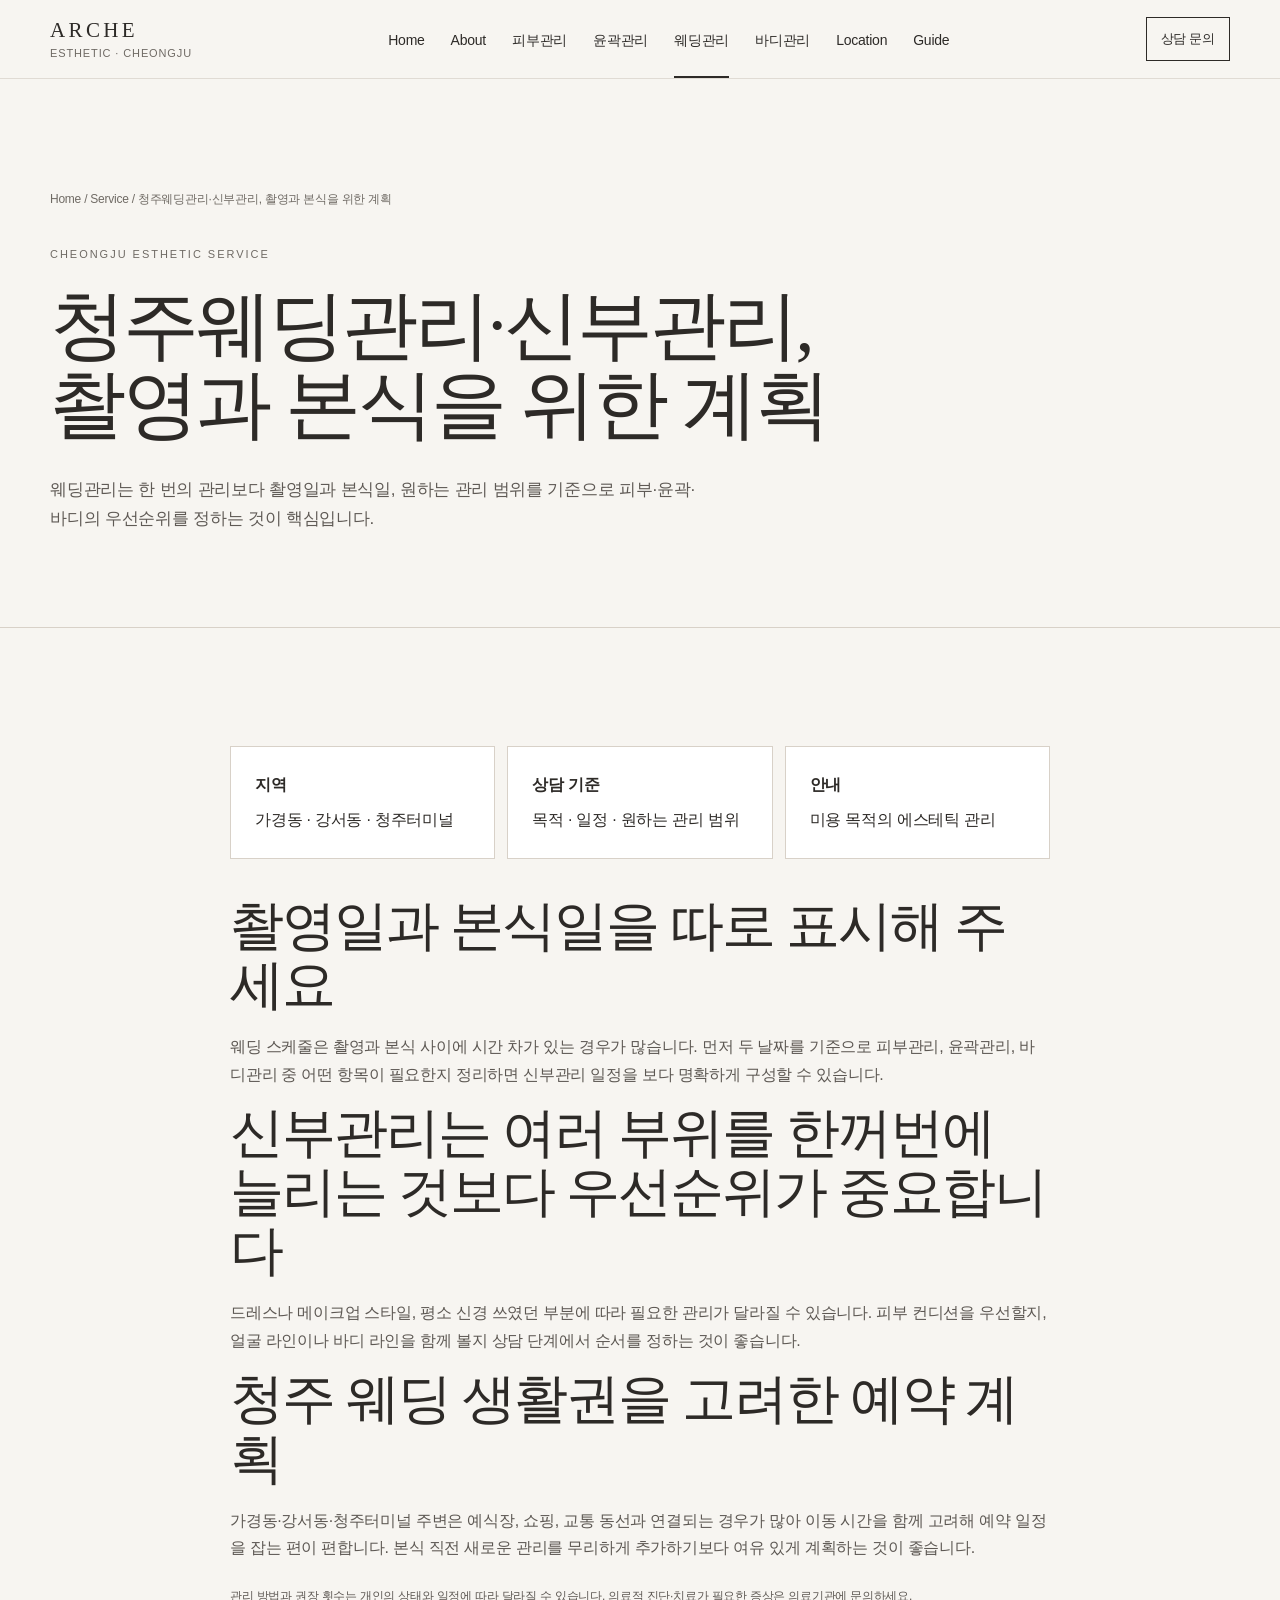
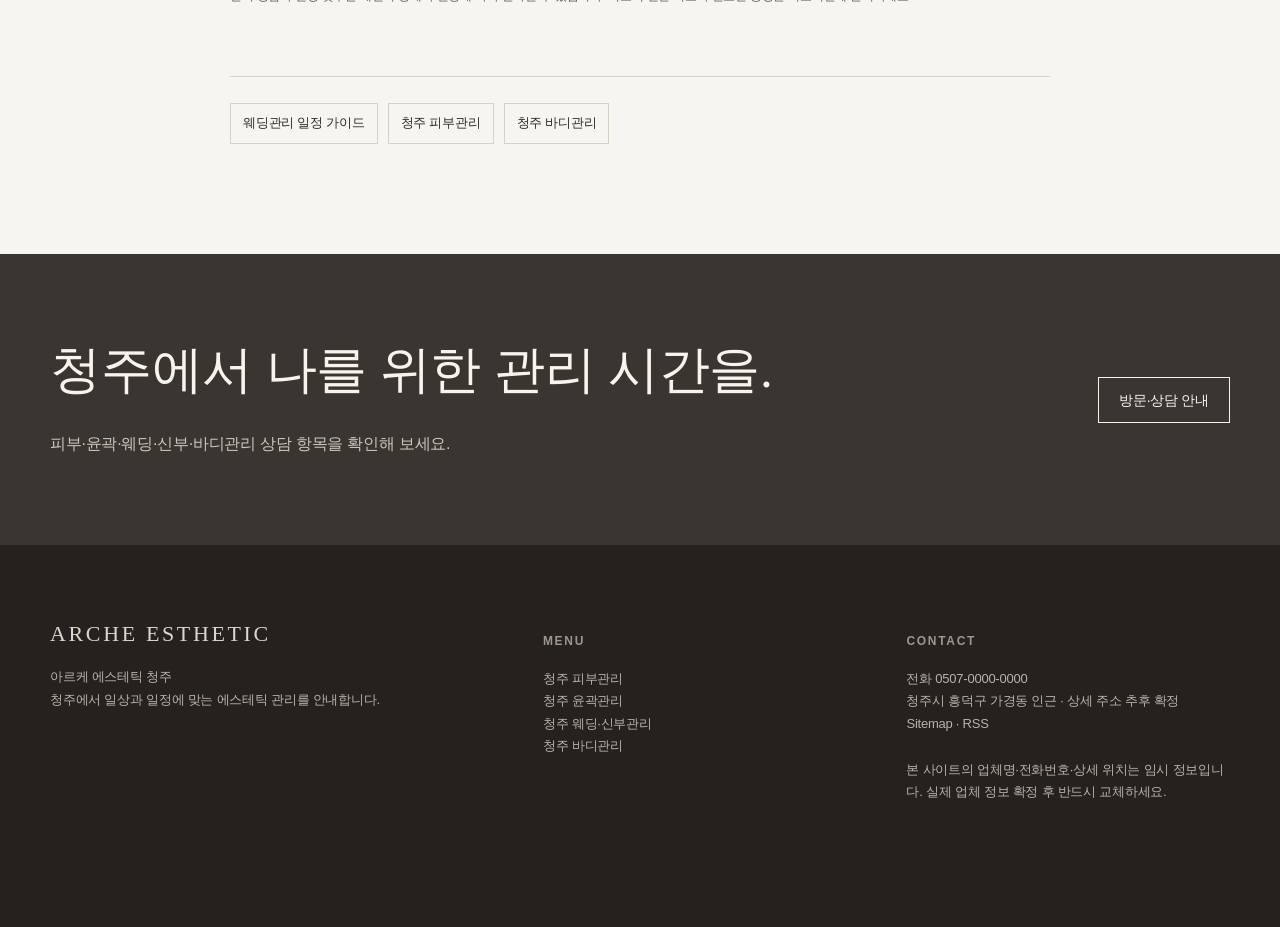
<file: services/wedding-care/index.html>
<!doctype html><html lang="ko"><head>
<meta charset="utf-8">
<meta name="viewport" content="width=device-width, initial-scale=1">
<title>청주웨딩관리·신부관리 | 피부·윤곽·바디 | 아르케</title>
<meta name="description" content="청주웨딩관리·신부관리 아르케. 촬영과 본식 일정에 맞춘 피부관리, 윤곽관리, 바디관리 계획을 안내합니다.">
<meta name="keywords" content="청주웨딩관리, 청주신부관리, 가경동웨딩관리, 강서동신부관리, 청주웨딩, 청주신부, 청주에스테틱">
<meta name="author" content="아르케 에스테틱 청주">
<meta name="robots" content="index, follow, max-image-preview:large, max-snippet:-1, max-video-preview:-1">
<meta name="NaverBot" content="All"><meta name="Yeti" content="All">
<link rel="canonical" href="https://cheongju-esthetic.pages.dev/services/wedding-care/">
<link rel="alternate" type="application/rss+xml" title="아르케 에스테틱 청주 가이드 RSS" href="https://cheongju-esthetic.pages.dev/rss">
<meta property="og:type" content="website"><meta property="og:locale" content="ko_KR"><meta property="og:site_name" content="아르케 에스테틱 청주">
<meta property="og:url" content="https://cheongju-esthetic.pages.dev/services/wedding-care/"><meta property="og:title" content="청주웨딩관리·신부관리 | 피부·윤곽·바디 | 아르케"><meta property="og:description" content="청주웨딩관리·신부관리 아르케. 촬영과 본식 일정에 맞춘 피부관리, 윤곽관리, 바디관리 계획을 안내합니다.">
<meta property="og:image" content="https://cheongju-esthetic.pages.dev/assets/og-default.jpg"><meta property="og:image:width" content="1200"><meta property="og:image:height" content="630"><meta property="og:image:alt" content="청주 에스테틱 브랜드 이미지">
<meta name="twitter:card" content="summary_large_image"><meta name="twitter:title" content="청주웨딩관리·신부관리 | 피부·윤곽·바디 | 아르케"><meta name="twitter:description" content="청주웨딩관리·신부관리 아르케. 촬영과 본식 일정에 맞춘 피부관리, 윤곽관리, 바디관리 계획을 안내합니다."><meta name="twitter:image" content="https://cheongju-esthetic.pages.dev/assets/og-default.jpg">
<link rel="icon" href="/assets/favicon.svg" type="image/svg+xml"><meta name="theme-color" content="#f7f5f1">
<link rel="stylesheet" href="/assets/style.css"><script src="/assets/app.js" defer></script>
<!-- 네이버 서치어드바이저 등록 후 아래 주석을 해제하고 실제 토큰으로 교체하세요. -->
<!-- <meta name="naver-site-verification" content="NAVER_VERIFICATION_TOKEN"> -->
<script type="application/ld+json">{"@context":"https://schema.org","@graph":[{"@type":"BeautySalon","@id":"https://cheongju-esthetic.pages.dev/#business","name":"아르케 에스테틱 청주","url":"https://cheongju-esthetic.pages.dev/","telephone":"0507-0000-0000","description":"청주에서 피부관리, 윤곽관리, 웨딩·신부관리, 바디관리를 안내하는 에스테틱입니다.","image":"https://cheongju-esthetic.pages.dev/assets/og-default.jpg","address":{"@type":"PostalAddress","addressLocality":"청주시","addressRegion":"충청북도","addressCountry":"KR"},"areaServed":[{"@type":"City","name":"청주시"},{"@type":"Place","name":"가경동"},{"@type":"Place","name":"강서동"},{"@type":"Place","name":"청주터미널"}],"knowsLanguage":"ko","makesOffer":[{"@type":"Offer","itemOffered":{"@type":"Service","name":"피부관리"}},{"@type":"Offer","itemOffered":{"@type":"Service","name":"윤곽관리"}},{"@type":"Offer","itemOffered":{"@type":"Service","name":"웨딩관리"}},{"@type":"Offer","itemOffered":{"@type":"Service","name":"신부관리"}},{"@type":"Offer","itemOffered":{"@type":"Service","name":"바디관리"}}]},{"@type":"WebSite","@id":"https://cheongju-esthetic.pages.dev/#website","url":"https://cheongju-esthetic.pages.dev/","name":"아르케 에스테틱 청주","inLanguage":"ko-KR","publisher":{"@id":"https://cheongju-esthetic.pages.dev/#business"}},{"@type":"WebPage","@id":"https://cheongju-esthetic.pages.dev/services/wedding-care/#webpage","url":"https://cheongju-esthetic.pages.dev/services/wedding-care/","name":"청주웨딩관리·신부관리 | 피부·윤곽·바디 | 아르케","description":"청주웨딩관리·신부관리 아르케. 촬영과 본식 일정에 맞춘 피부관리, 윤곽관리, 바디관리 계획을 안내합니다.","inLanguage":"ko-KR","isPartOf":{"@id":"https://cheongju-esthetic.pages.dev/#website"},"about":{"@id":"https://cheongju-esthetic.pages.dev/#business"}},{"@type":"Service","name":"청주웨딩관리·신부관리, 촬영과 본식을 위한 계획","provider":{"@id":"https://cheongju-esthetic.pages.dev/#business"},"areaServed":["청주시","가경동","강서동","청주터미널"],"url":"https://cheongju-esthetic.pages.dev/services/wedding-care/"}]}</script>
</head><body><a class="skip" href="#main">본문 바로가기</a><header><div class="wrap head"><a class="brand" href="/"><b>ARCHE</b><span>ESTHETIC · CHEONGJU</span></a><button class="menu" aria-expanded="false" aria-controls="nav">메뉴</button><nav class="nav" id="nav" aria-label="주 메뉴"><a href="/">Home</a><a href="/about/">About</a><a href="/services/skin-care/">피부관리</a><a href="/services/contour-care/">윤곽관리</a><a href="/services/wedding-care/" aria-current="page">웨딩관리</a><a href="/services/body-care/">바디관리</a><a href="/location/">Location</a><a href="/guide/">Guide</a></nav><a class="head-cta" href="tel:05070000000">상담 문의</a></div></header><main id="main"><section class="page-hero"><div class="wrap"><div class="breadcrumbs"><a href="/">Home</a> / Service / 청주웨딩관리·신부관리, 촬영과 본식을 위한 계획</div><span class="eyebrow">CHEONGJU ESTHETIC SERVICE</span><h1>청주웨딩관리·신부관리,<br>촬영과 본식을 위한 계획</h1><p class="lead">웨딩관리는 한 번의 관리보다 촬영일과 본식일, 원하는 관리 범위를 기준으로 피부·윤곽·바디의 우선순위를 정하는 것이 핵심입니다.</p></div></section><section class="page-content"><div class="wrap content-narrow"><div class="service-points"><div><b>지역</b><span>가경동 · 강서동 · 청주터미널</span></div><div><b>상담 기준</b><span>목적 · 일정 · 원하는 관리 범위</span></div><div><b>안내</b><span>미용 목적의 에스테틱 관리</span></div></div><h2>촬영일과 본식일을 따로 표시해 주세요</h2><p>웨딩 스케줄은 촬영과 본식 사이에 시간 차가 있는 경우가 많습니다. 먼저 두 날짜를 기준으로 피부관리, 윤곽관리, 바디관리 중 어떤 항목이 필요한지 정리하면 신부관리 일정을 보다 명확하게 구성할 수 있습니다.</p><h2>신부관리는 여러 부위를 한꺼번에 늘리는 것보다 우선순위가 중요합니다</h2><p>드레스나 메이크업 스타일, 평소 신경 쓰였던 부분에 따라 필요한 관리가 달라질 수 있습니다. 피부 컨디션을 우선할지, 얼굴 라인이나 바디 라인을 함께 볼지 상담 단계에서 순서를 정하는 것이 좋습니다.</p><h2>청주 웨딩 생활권을 고려한 예약 계획</h2><p>가경동·강서동·청주터미널 주변은 예식장, 쇼핑, 교통 동선과 연결되는 경우가 많아 이동 시간을 함께 고려해 예약 일정을 잡는 편이 편합니다. 본식 직전 새로운 관리를 무리하게 추가하기보다 여유 있게 계획하는 것이 좋습니다.</p><p class="notice">관리 방법과 권장 횟수는 개인의 상태와 일정에 따라 달라질 수 있습니다. 의료적 진단·치료가 필요한 증상은 의료기관에 문의하세요.</p><div class="internal-links"><a href="/guide/wedding-care-timeline/">웨딩관리 일정 가이드</a><a href="/services/skin-care/">청주 피부관리</a><a href="/services/body-care/">청주 바디관리</a></div></div></section></main><section class="band"><div class="wrap"><div><h2>청주에서 나를 위한 관리 시간을.</h2><p>피부·윤곽·웨딩·신부·바디관리 상담 항목을 확인해 보세요.</p></div><a class="btn" href="/location/">방문·상담 안내</a></div></section><footer><div class="wrap foot"><div><b>ARCHE ESTHETIC</b><p>아르케 에스테틱 청주<br>청주에서 일상과 일정에 맞는 에스테틱 관리를 안내합니다.</p></div><div><h4>Menu</h4><p><a href="/services/skin-care/">청주 피부관리</a><br><a href="/services/contour-care/">청주 윤곽관리</a><br><a href="/services/wedding-care/">청주 웨딩·신부관리</a><br><a href="/services/body-care/">청주 바디관리</a></p></div><div><h4>Contact</h4><p>전화 0507-0000-0000<br>청주시 흥덕구 가경동 인근 · 상세 주소 추후 확정<br><a href="/sitemap.xml">Sitemap</a> · <a href="/rss">RSS</a></p><p class="notice">본 사이트의 업체명·전화번호·상세 위치는 임시 정보입니다. 실제 업체 정보 확정 후 반드시 교체하세요.</p></div></div></footer><div class="mobile-contact"><a href="tel:05070000000">전화 상담</a><a href="/location/">방문 안내</a></div></body></html>
</file>
<file: assets/style.css>
:root{--ink:#2d2a27;--muted:#6f6a64;--paper:#f7f5f1;--soft:#ece6de;--sand:#d7cec3;--line:#d8d1c8;--white:#fff;--accent:#504940;--max:1180px}
*{box-sizing:border-box}html{scroll-behavior:smooth}body{margin:0;color:var(--ink);background:var(--paper);font-family:Pretendard,-apple-system,BlinkMacSystemFont,"Segoe UI",Roboto,"Noto Sans KR",sans-serif;line-height:1.72;letter-spacing:-.015em}a{color:inherit;text-decoration:none}img{display:block;max-width:100%}.wrap{width:min(calc(100% - 40px),var(--max));margin:auto}.skip{position:absolute;left:-9999px}.skip:focus{left:20px;top:20px;z-index:999;background:#fff;padding:12px 16px;border:1px solid var(--line)}
header{position:sticky;top:0;z-index:60;background:rgba(247,245,241,.92);backdrop-filter:blur(14px);border-bottom:1px solid rgba(216,209,200,.7)}.head{min-height:78px;display:flex;align-items:center;justify-content:space-between;gap:28px}.brand{display:flex;flex-direction:column;line-height:1}.brand b{font-family:Georgia,serif;font-size:21px;letter-spacing:.16em;font-weight:500}.brand span{font-size:11px;color:var(--muted);margin-top:7px;letter-spacing:.08em}.nav{display:flex;gap:26px;font-size:14px}.nav a{padding:28px 0 24px;border-bottom:2px solid transparent}.nav a[aria-current="page"],.nav a:hover{border-color:var(--ink)}.menu{display:none;border:0;background:none;font:inherit}.head-cta{border:1px solid var(--ink);padding:10px 14px;font-size:13px}
.hero{min-height:78vh;display:grid;grid-template-columns:1.05fr .95fr}.hero-copy{padding:100px max(40px,calc((100vw - var(--max))/2)) 80px;display:flex;flex-direction:column;justify-content:center}.eyebrow{font-size:11px;letter-spacing:.18em;text-transform:uppercase;color:var(--muted);display:block;margin-bottom:22px}.hero h1,.page-hero h1{font-family:Georgia,"Times New Roman",serif;font-weight:400;letter-spacing:-.04em;line-height:1.05;margin:0 0 30px}.hero h1{font-size:clamp(48px,6vw,88px)}.hero h1 em{font-weight:400;color:#776f66}.lead{font-size:17px;color:#5f5a55;max-width:650px}.actions{display:flex;gap:10px;flex-wrap:wrap;margin-top:32px}.btn{display:inline-flex;align-items:center;justify-content:center;min-height:46px;padding:0 20px;border:1px solid var(--ink);font-size:14px}.btn.primary{background:var(--ink);color:#fff}.hero-art{position:relative;min-height:620px;overflow:hidden;background:linear-gradient(145deg,#d8d0c6,#f2eee8 44%,#c9bdb0)}.hero-art:before,.hero-art:after{content:"";position:absolute;border-radius:50%;filter:blur(1px)}.hero-art:before{width:65%;height:90%;right:-12%;top:5%;background:rgba(255,255,255,.34);border:1px solid rgba(255,255,255,.5)}.hero-art:after{width:50%;height:68%;left:8%;bottom:-12%;background:rgba(77,70,63,.12)}.hero-mark{position:absolute;left:8%;bottom:8%;font-family:Georgia,serif;font-size:clamp(34px,4vw,62px);letter-spacing:.04em}.hero-mark small{display:block;font-family:inherit;font-size:14px;letter-spacing:.18em;margin-top:8px}
.section{padding:110px 0}.soft{background:#eee9e2}.section-head{display:flex;justify-content:space-between;align-items:end;gap:40px;margin-bottom:44px}.section h2,.page-content h2{font-family:Georgia,"Times New Roman",serif;font-size:clamp(34px,4.2vw,58px);line-height:1.1;font-weight:400;letter-spacing:-.035em;margin:0 0 18px}.section h3,.page-content h3{font-size:20px;margin:0 0 10px}.grid-4{display:grid;grid-template-columns:repeat(4,1fr);gap:14px}.card{background:#fff;border:1px solid var(--line);padding:30px;min-height:260px;display:flex;flex-direction:column}.card .num{font-family:Georgia,serif;color:#968c81;font-size:13px;margin-bottom:auto}.card p{font-size:14px;color:var(--muted)}.card a{margin-top:22px;font-size:13px;text-decoration:underline;text-underline-offset:4px}.split{display:grid;grid-template-columns:1fr 1fr;gap:80px;align-items:center}.visual{aspect-ratio:4/5;background:linear-gradient(145deg,#d2c8bd,#f7f4ef 48%,#b9aa99);position:relative;overflow:hidden}.visual:before{content:"";position:absolute;width:70%;height:90%;left:12%;top:5%;border-radius:50% 50% 44% 56%;background:rgba(255,255,255,.36)}.pill-list{display:flex;flex-wrap:wrap;gap:8px;margin-top:28px}.pill-list span{border:1px solid var(--line);padding:8px 11px;border-radius:999px;font-size:12px;color:#5e5852}.area-grid{display:grid;grid-template-columns:repeat(3,1fr);border-top:1px solid var(--line)}.area{padding:30px 18px;border-bottom:1px solid var(--line)}.area+ .area{border-left:1px solid var(--line)}.area strong{display:block;font-family:Georgia,serif;font-size:28px;font-weight:400}.area p{color:var(--muted);font-size:14px}.faq details{border-top:1px solid var(--line);padding:22px 4px}.faq details:last-child{border-bottom:1px solid var(--line)}.faq summary{cursor:pointer;font-weight:600}.faq p{color:var(--muted);max-width:850px}.band{background:#393531;color:#f7f3ed;padding:72px 0}.band .wrap{display:flex;align-items:center;justify-content:space-between;gap:40px}.band h2{margin:0;font-family:Georgia,serif;font-size:clamp(30px,4vw,52px);font-weight:400}.band p{color:#cfc6bc}.band .btn{border-color:#f7f3ed}
.page-hero{padding:110px 0 76px;border-bottom:1px solid var(--line)}.page-hero h1{font-size:clamp(46px,6vw,76px);max-width:900px}.breadcrumbs{font-size:12px;color:var(--muted);margin-bottom:35px}.page-content{padding:80px 0 110px}.content-narrow{max-width:820px}.page-content p{color:#5d5853}.page-content ul{padding-left:20px;color:#5d5853}.service-points{display:grid;grid-template-columns:repeat(3,1fr);gap:12px;margin:38px 0}.service-points>div{border:1px solid var(--line);padding:24px;background:#fff}.service-points b{display:block;margin-bottom:8px}.internal-links{margin-top:70px;border-top:1px solid var(--line);padding-top:26px;display:flex;flex-wrap:wrap;gap:10px}.internal-links a{font-size:13px;border:1px solid var(--line);padding:8px 12px}.article-meta{font-size:13px;color:var(--muted);margin:12px 0 36px}.article-body{max-width:780px}.article-body h2{font-size:34px;margin-top:58px}.article-body h3{font-size:20px;margin-top:36px}.toc{border:1px solid var(--line);background:#fff;padding:24px;margin:34px 0}.toc a{display:block;font-size:14px;padding:5px 0}.notice{font-size:12px;color:#7a736b;margin-top:24px}
footer{background:#24211f;color:#ddd5cb;padding:70px 0 110px}.foot{display:grid;grid-template-columns:1.4fr 1fr 1fr;gap:40px}.foot b{font-family:Georgia,serif;letter-spacing:.12em;font-weight:400;font-size:22px}.foot h4{font-size:12px;text-transform:uppercase;letter-spacing:.14em;color:#9f968c}.foot p,.foot a{font-size:13px;color:#bcb2a8}.mobile-contact{display:none}
@media(max-width:900px){.nav,.head-cta{display:none}.menu{display:block}.nav.open{position:absolute;display:flex;flex-direction:column;gap:0;top:78px;left:0;right:0;background:var(--paper);padding:14px 20px 24px;border-bottom:1px solid var(--line)}.nav.open a{padding:13px 0}.hero{grid-template-columns:1fr}.hero-copy{padding:78px 24px 60px}.hero-art{min-height:420px}.grid-4{grid-template-columns:1fr 1fr}.split{grid-template-columns:1fr;gap:42px}.area-grid{grid-template-columns:1fr}.area+ .area{border-left:0}.section{padding:78px 0}.section-head{align-items:start;flex-direction:column}.service-points{grid-template-columns:1fr}.band .wrap{align-items:flex-start;flex-direction:column}.foot{grid-template-columns:1fr}.mobile-contact{position:fixed;z-index:70;display:grid;grid-template-columns:1fr 1fr;left:10px;right:10px;bottom:10px;background:#2e2a27;box-shadow:0 8px 30px rgba(0,0,0,.25)}.mobile-contact a{color:#fff;text-align:center;padding:15px 8px;font-size:13px}.mobile-contact a+ a{border-left:1px solid rgba(255,255,255,.25)}footer{padding-bottom:140px}}
@media(max-width:560px){.wrap{width:min(calc(100% - 28px),var(--max))}.grid-4{grid-template-columns:1fr}.hero h1{font-size:49px}.page-hero{padding:78px 0 54px}.page-content{padding:58px 0 80px}}
</file>
